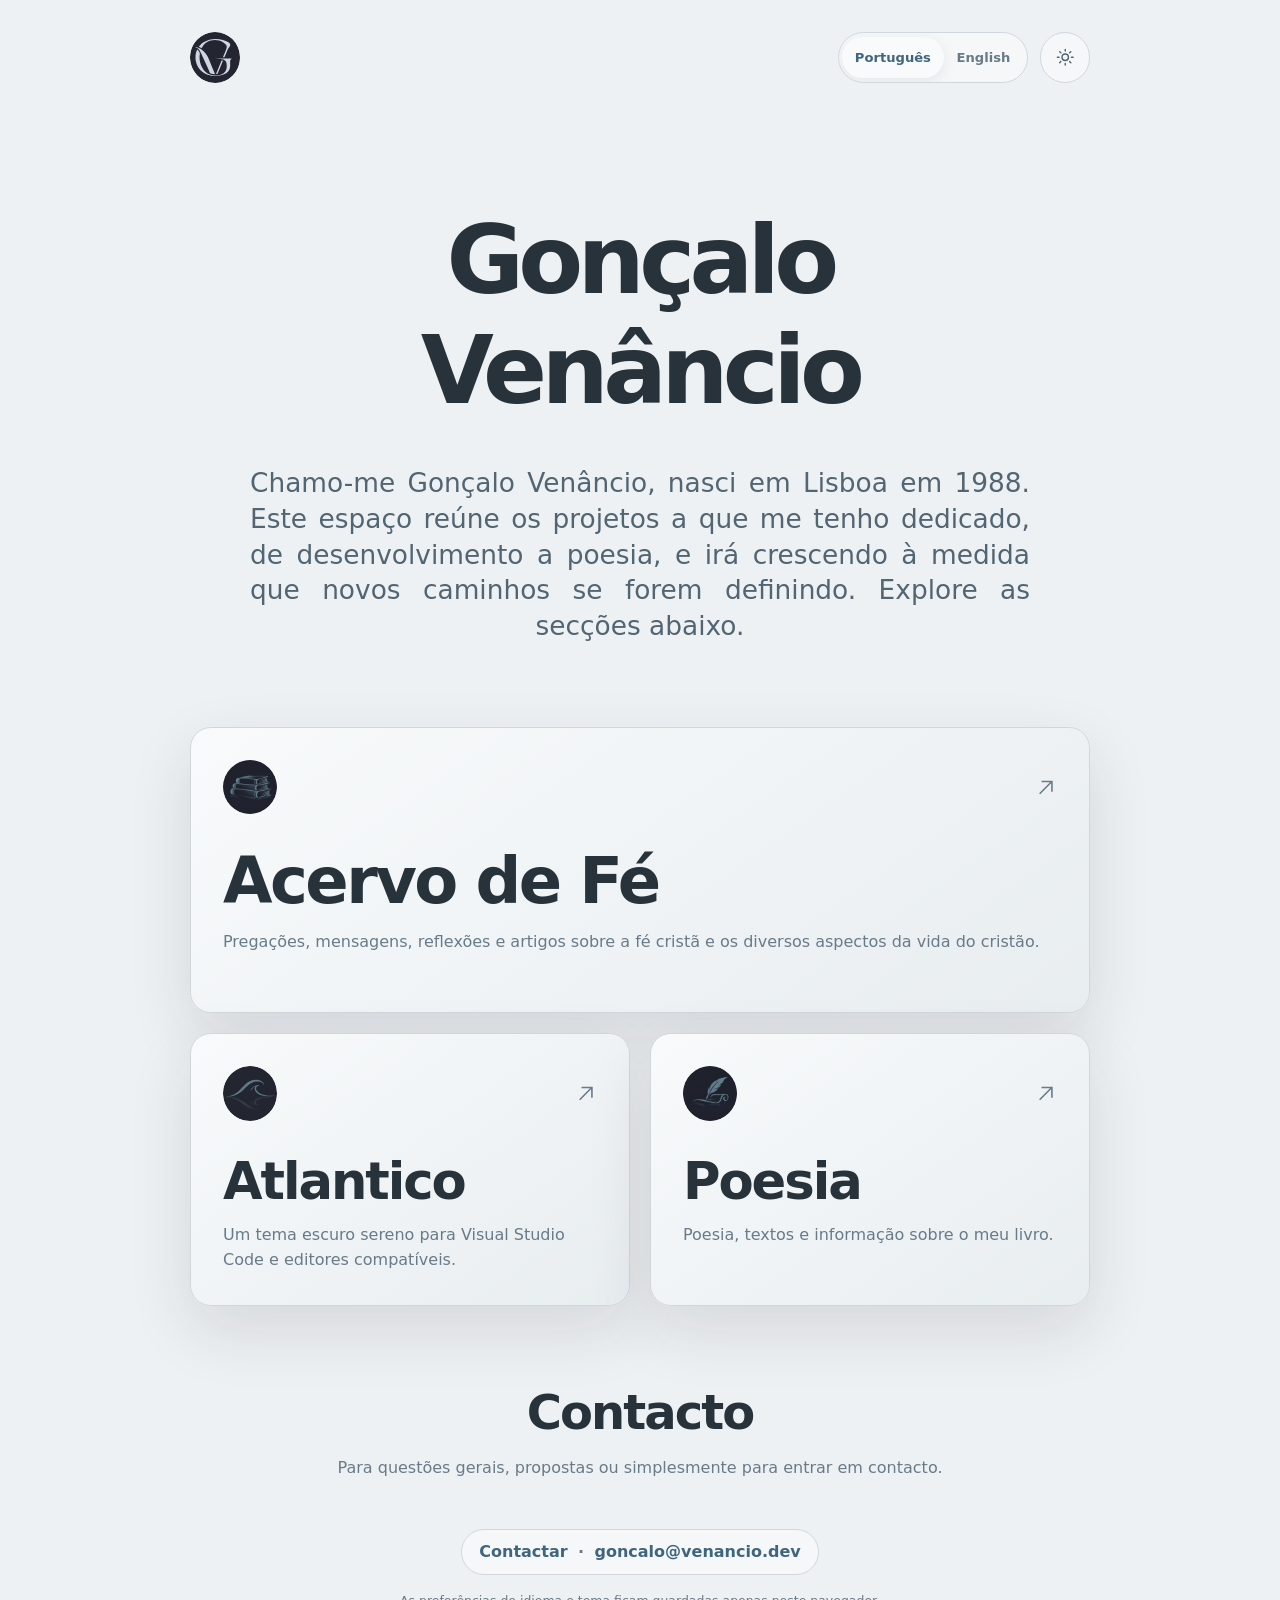
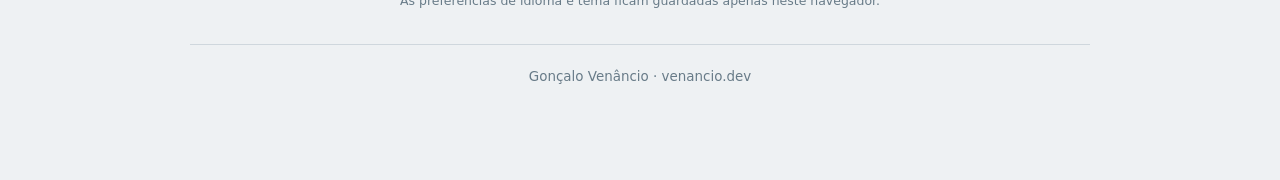
<file: index.html>
<!doctype html>
<html lang="pt-PT" data-theme="light" data-language="pt">
  <head>
    <meta charset="UTF-8" />
    <meta name="viewport" content="width=device-width, initial-scale=1.0" />
    <meta name="color-scheme" content="light dark" />

    <title>Gonçalo Venâncio · venancio.dev</title>
    <meta
      name="description"
      content="Página pessoal de Gonçalo Venâncio, com acesso aos seus projetos digitais e à sua escrita."
    />

    <script>
      (() => {
        const savedTheme = localStorage.getItem('venancio-theme') || localStorage.getItem('poesia-theme');
        const savedLanguage = localStorage.getItem('venancio-language');
        document.documentElement.dataset.theme = savedTheme === 'dark' ? 'dark' : 'light';
        document.documentElement.dataset.language = savedLanguage === 'en' ? 'en' : 'pt';
        document.documentElement.lang = savedLanguage === 'en' ? 'en' : 'pt-PT';
      })();
    </script>

    <link rel="stylesheet" href="./style.css" />

    <link rel="icon" href="./assets/favicon.svg" type="image/svg+xml" />
    <link
      rel="icon"
      href="./assets/favicon_32.png"
      type="image/png"
      sizes="32x32"
    />
    <link rel="apple-touch-icon" href="./assets/apple_touch_icon.png" />

    <link rel="canonical" href="https://venancio.dev/" />
    <meta name="theme-color" content="#eef1f3" />

    <meta property="og:title" content="Gonçalo Venâncio" />
    <meta property="og:description" content="venancio.dev" />
    <meta
      property="og:image"
      content="https://venancio.dev/assets/social_preview.png"
    />
    <meta property="og:image:width" content="1200" />
    <meta property="og:image:height" content="630" />
    <meta
      property="og:image:alt"
      content="Gonçalo Venâncio, venancio.dev"
    />
    <meta property="og:url" content="https://venancio.dev/" />
    <meta property="og:site_name" content="Gonçalo Venâncio" />
    <meta property="og:type" content="website" />

    <meta name="twitter:card" content="summary_large_image" />
    <meta name="twitter:title" content="Gonçalo Venâncio" />
    <meta name="twitter:description" content="venancio.dev" />
    <meta
      name="twitter:image"
      content="https://venancio.dev/assets/social_preview.png"
    />
    <meta
      name="twitter:image:alt"
      content="Gonçalo Venâncio, venancio.dev"
    />
  </head>

  <body>
    <main class="page landing-page">
      <header class="site-header" aria-label="Cabeçalho do site" data-i18n-aria-label="siteHeader">
        <a
          class="brand-link reveal-logo"
          href="/"
          aria-label="Página inicial"
          data-i18n-aria-label="homeLabel"
        >
          <img src="./assets/logo.svg" alt="" class="brand-logo" />
        </a>

        <div class="header-controls" aria-label="Preferências do site" data-i18n-aria-label="sitePreferences">
          <div class="language-switcher reveal-icon" aria-label="Idioma" data-i18n-aria-label="languageLabel">
            <button
              class="language-button"
              type="button"
              data-language="pt"
              aria-pressed="true"
            >
              Português
            </button>
            <button
              class="language-button"
              type="button"
              data-language="en"
              aria-pressed="false"
            >
              English
            </button>
          </div>

          <button
            class="theme-button reveal-icon"
            type="button"
            aria-label="Ativar o tema escuro"
            title="Ativar o tema escuro"
            data-theme-toggle
          >
            <svg class="theme-icon theme-icon-sun" viewBox="0 0 24 24" aria-hidden="true">
              <circle cx="12" cy="12" r="3.75"></circle>
              <path d="M12 2.75v2M12 19.25v2M2.75 12h2M19.25 12h2M5.46 5.46l1.42 1.42M17.12 17.12l1.42 1.42M5.46 18.54l1.42-1.42M17.12 6.88l1.42-1.42"></path>
            </svg>
            <svg class="theme-icon theme-icon-moon" viewBox="0 0 24 24" aria-hidden="true">
              <path d="M19.1 15.2A7.6 7.6 0 0 1 8.8 4.9a7.75 7.75 0 1 0 10.3 10.3Z"></path>
            </svg>
          </button>
        </div>
      </header>

      <section class="hero landing-hero" aria-labelledby="page-title">
        <h1 id="page-title" class="reveal">
          <span data-i18n="name">Gonçalo Venâncio</span>
        </h1>

        <p class="intro reveal">
          <span data-i18n="introduction">
            Chamo-me Gonçalo Venâncio, nasci em Lisboa em 1988. Este espaço reúne
            os projetos a que me tenho dedicado, de desenvolvimento a poesia, e
            irá crescendo à medida que novos caminhos se forem definindo.
            Explore as secções abaixo.
          </span>
        </p>
      </section>

      <nav class="destination-grid" aria-label="Páginas principais" data-i18n-aria-label="mainPages">

        <a
          class="destination-card reveal-card"
          href="/acervo/"
          aria-label="Abrir o Acervo de Fé"
          data-i18n-aria-label="acervoAria"
        >
          <div class="destination-card-top">
            <img class="destination-icon" src="./assets/acervo-icon.png" alt="" />
            <svg class="destination-arrow" viewBox="0 0 24 24" aria-hidden="true">
              <path d="M7 5h12v12h-1.7V7.9L5.6 19.6 4.4 18.4 16.1 6.7H7Z"></path>
            </svg>
          </div>
          <div>
            <h2>Acervo de Fé</h2>
            <p data-i18n="acervoDescription">Pregações, mensagens, reflexões e artigos sobre a fé cristã e os diversos aspectos da vida do cristão.</p>
          </div>
        </a>

        <a
          class="destination-card reveal-card"
          href="/atlantico/"
          aria-label="Abrir a página do tema Atlantico"
          data-i18n-aria-label="atlanticoAria"
        >
          <div class="destination-card-top">
            <img
              class="destination-icon"
              src="./assets/atlantico/icon.svg"
              alt=""
            />
            <svg class="destination-arrow" viewBox="0 0 24 24" aria-hidden="true">
              <path d="M7 5h12v12h-1.7V7.9L5.6 19.6 4.4 18.4 16.1 6.7H7Z"></path>
            </svg>
          </div>
          <div>
            <h2>Atlantico</h2>
            <p data-i18n="atlanticoDescription">
              Um tema escuro sereno para Visual Studio Code e editores
              compatíveis.
            </p>
          </div>
        </a>


        <a
          class="destination-card reveal-card"
          href="/poesia/"
          aria-label="Abrir a página Poesia do Venâncio"
          data-i18n-aria-label="poetryAria"
        >
          <div class="destination-card-top">
            <img class="destination-icon" src="./assets/poesia-icon.png" alt="" />
            <svg class="destination-arrow" viewBox="0 0 24 24" aria-hidden="true">
              <path d="M7 5h12v12h-1.7V7.9L5.6 19.6 4.4 18.4 16.1 6.7H7Z"></path>
            </svg>
          </div>
          <div>
            <h2>Poesia</h2>
            <p data-i18n="poetryDescription">
              Poesia, textos e informação sobre o meu livro.
            </p>
          </div>
        </a>
      </nav>

      <section class="landing-contact reveal-card" aria-labelledby="contact-title">
        <h2 id="contact-title" data-i18n="contactTitle">Contacto</h2>
        <p data-i18n="contactLead">
          Para questões gerais, propostas ou simplesmente para entrar em
          contacto.
        </p>
        <a class="cta" href="mailto:goncalo@venancio.dev">
          <span class="cta-content">
            <span class="cta-label" data-i18n="contactLabel">Contactar</span>
            <span class="cta-separator">·</span>
            <span class="cta-email">goncalo@venancio.dev</span>
          </span>
        </a>
        <p class="preferences-note" data-i18n="preferencesNote">
          As preferências de idioma e tema ficam guardadas apenas neste
          navegador.
        </p>
      </section>

      <footer class="site-footer landing-footer reveal-card">
        <span>Gonçalo Venâncio · venancio.dev</span>
      </footer>
    </main>

    <script src="./script.js" defer></script>

    <script
      defer
      src="https://static.cloudflareinsights.com/beacon.min.js"
      data-cf-beacon='{"token": "64b1e50a37ae41e5be0b62cdf95f32ff"}'
    ></script>
  </body>
</html>
</file>
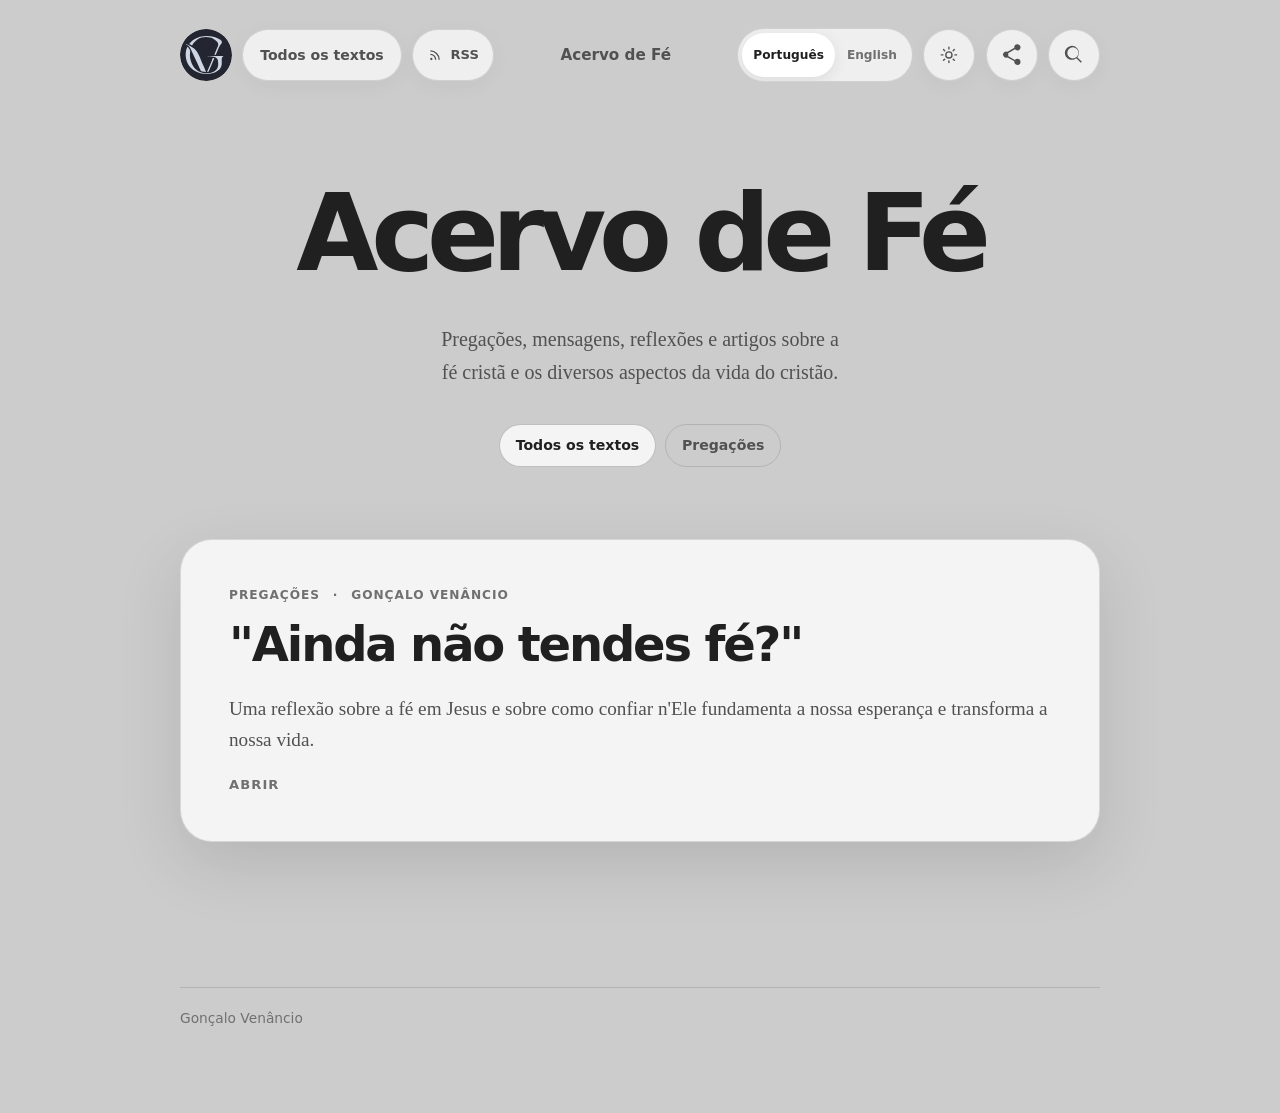
<file: acervo/index.html>
<!doctype html>
<html lang="pt-PT" data-theme="light" data-language="pt">
  <head>
    <meta charset="UTF-8" />
    <meta name="viewport" content="width=device-width, initial-scale=1" />
    <meta name="color-scheme" content="light dark" />
    <meta name="theme-color" content="#cccccc" />

    <title>Acervo de Fé · Gonçalo Venâncio</title>
    <meta name="description" content="Pregações, mensagens, reflexões e artigos sobre a fé cristã e os diversos aspectos da vida do cristão." />
    <link rel="canonical" href="https://venancio.dev/acervo/" />
    <link rel="alternate" type="application/rss+xml" title="Acervo de Fé" href="https://acervodefeven.blogspot.com/feeds/posts/default" data-rss-link />

    <meta property="og:title" content="Acervo de Fé" />
    <meta property="og:description" content="Pregações, mensagens, reflexões e artigos sobre a fé cristã e os diversos aspectos da vida do cristão." />
    <meta property="og:image" content="https://venancio.dev/assets/social_preview.png" />
    <meta property="og:url" content="https://venancio.dev/acervo/" />
    <meta property="og:site_name" content="Gonçalo Venâncio" />
    <meta property="og:type" content="website" />

    <meta name="twitter:card" content="summary_large_image" />
    <meta name="twitter:title" content="Acervo de Fé" />
    <meta name="twitter:description" content="Pregações, mensagens, reflexões e artigos sobre a fé cristã e os diversos aspectos da vida do cristão." />
    <meta name="twitter:image" content="https://venancio.dev/assets/social_preview.png" />

    <link rel="icon" href="../assets/favicon.svg" type="image/svg+xml" />
    <link rel="icon" href="../assets/favicon_32.png" type="image/png" sizes="32x32" />
    <link rel="apple-touch-icon" href="../assets/apple_touch_icon.png" />
    <link rel="stylesheet" href="./style.css" />

    <script>
      (() => {
        const savedTheme = localStorage.getItem('venancio-theme') || localStorage.getItem('poesia-theme');
        const savedLanguage = localStorage.getItem('venancio-language');
        document.documentElement.dataset.theme = savedTheme === 'dark' ? 'dark' : 'light';
        document.documentElement.dataset.language = savedLanguage === 'en' ? 'en' : 'pt';
        document.documentElement.lang = savedLanguage === 'en' ? 'en' : 'pt-PT';
      })();
    </script>
  </head>

  <body>
    <a class="skip-link" href="#conteudo" data-i18n="skipContent">Avançar para o conteúdo</a>

    <div class="site-shell">
      <div class="page-column">
        <header class="site-header poetry-site-header">
          <div class="poetry-header-start">
            <a class="poetry-brand-link reveal-logo" href="/" aria-label="venancio.dev" title="venancio.dev">
              <img src="../assets/logo.svg" alt="" class="poetry-brand-logo brand-logo" />
            </a>

            <div class="poetry-header-buttons">
              <button class="menu-button menu-text-button reveal-icon" type="button" aria-label="Abrir todos os textos" data-i18n-aria-label="openAllTexts" aria-controls="archive-drawer" aria-expanded="false" data-open-menu>
                <span data-i18n="allTexts">Todos os textos</span>
              </button>
              <a class="rss-link rss-header-link reveal-icon" href="#" target="_blank" rel="noopener noreferrer" aria-label="RSS" title="RSS" data-i18n-aria-label="rssFeed" data-i18n-title="rssFeed" data-rss-link>
                <svg viewBox="0 0 24 24" aria-hidden="true"><path d="M5 4.75a14.25 14.25 0 0 1 14.25 14.25h-2A12.25 12.25 0 0 0 5 6.75Zm0 5.25A9 9 0 0 1 14 19h-2A7 7 0 0 0 5 12Zm1.5 6.25A1.75 1.75 0 1 1 6.5 19.75a1.75 1.75 0 0 1 0-3.5Z" /></svg>
                <span>RSS</span>
              </a>
            </div>
          </div>

          <a class="site-name reveal-icon" href="/acervo/" aria-label="Página inicial" data-i18n-aria-label="homepage"><span data-i18n="siteTitle">Acervo de Fé</span></a>

          <div class="header-actions">
            <div class="drawer-language-switcher header-language-switcher reveal-icon" aria-label="Idioma" data-i18n-aria-label="language">
              <button type="button" data-language="pt" aria-pressed="true">Português</button>
              <button type="button" data-language="en" aria-pressed="false">English</button>
            </div>
            <button class="icon-button theme-button reveal-icon" type="button" aria-label="Ativar o modo escuro" title="Alterne o tema" data-theme-toggle>
              <svg class="theme-icon theme-icon-sun" viewBox="0 0 24 24" aria-hidden="true"><circle cx="12" cy="12" r="3.75"></circle><path d="M12 2.75v2M12 19.25v2M2.75 12h2M19.25 12h2M5.46 5.46l1.42 1.42M17.12 17.12l1.42 1.42M5.46 18.54l1.42-1.42M17.12 6.88l1.42-1.42"></path></svg>
              <svg class="theme-icon theme-icon-moon" viewBox="0 0 24 24" aria-hidden="true"><path d="M19.1 15.2A7.6 7.6 0 0 1 8.8 4.9a7.75 7.75 0 1 0 10.3 10.3Z"></path></svg>
            </button>
            <button class="icon-button reveal-icon" type="button" aria-label="Partilhar esta página" title="Partilhar" data-i18n-aria-label="sharePage" data-i18n-title="share" data-share-home>
              <svg viewBox="0 0 24 24" aria-hidden="true"><path d="M18 16.25a3.24 3.24 0 0 0-2.55 1.24l-7.09-4.1a3.38 3.38 0 0 0 0-2.78l7.09-4.1A3.25 3.25 0 1 0 14.75 4c0 .35.06.69.16 1L7.8 9.11A3.25 3.25 0 1 0 7.8 14.9L14.91 19c-.1.31-.16.65-.16 1A3.25 3.25 0 1 0 18 16.25Z" /></svg>
            </button>
            <button class="icon-button reveal-icon" type="button" aria-label="Pesquisar textos" title="Pesquisar" data-i18n-aria-label="searchTexts" data-i18n-title="search" data-open-search>
              <svg viewBox="0 0 24 24" aria-hidden="true"><path d="m20.53 19.47-4.69-4.69a7.25 7.25 0 1 0-1.06 1.06l4.69 4.69zM5.5 10.25a5.75 5.75 0 1 1 11.5 0 5.75 5.75 0 0 1-11.5 0Z" /></svg>
            </button>
          </div>
        </header>

        <main id="conteudo" tabindex="-1">
          <section class="hero acervo-hero" data-home-only aria-labelledby="page-title">
            <h1 id="page-title" class="hero-title reveal"><span data-i18n="siteTitle">Acervo de Fé</span></h1>
            <p class="acervo-intro reveal"><span data-i18n="siteIntro">Pregações, mensagens, reflexões e artigos sobre a fé cristã e os diversos aspectos da vida do cristão.</span></p>
            <div class="acervo-filters" data-filter-list aria-label="Categorias"></div>
          </section>

          <div class="view" data-view aria-live="polite">
            <div class="loading-card" data-loading>
              <span class="loading-dot" aria-hidden="true"></span>
              <p data-i18n="loadingTexts">A carregar o acervo…</p>
            </div>
          </div>
        </main>

        <footer class="site-footer reveal-card"><p>Gonçalo Venâncio</p></footer>
      </div>
    </div>

    <div class="drawer-backdrop" data-drawer-backdrop hidden></div>
    <aside class="archive-drawer" id="archive-drawer" aria-label="Todos os textos" data-i18n-aria-label="allTexts" aria-hidden="true" data-drawer>
      <div class="drawer-header">
        <div><h2 data-i18n="allTexts">Todos os textos</h2></div>
        <button class="icon-button" type="button" aria-label="Fechar o menu" data-i18n-aria-label="closeMenu" data-close-menu><svg viewBox="0 0 24 24" aria-hidden="true"><path d="m6.47 5.41 12.12 12.12-1.06 1.06L5.41 6.47z" /><path d="M17.53 5.41 5.41 17.53l1.06 1.06L18.59 6.47z" /></svg></button>
      </div>
      <nav aria-label="Índice de textos" data-i18n-aria-label="textsIndex">
        <section class="drawer-section" aria-labelledby="drawer-categories-title">
          <h3 id="drawer-categories-title" class="drawer-section-title" data-i18n="categories">Categorias</h3>
          <ul class="archive-list" data-category-list></ul>
        </section>
        <section class="drawer-section" aria-labelledby="drawer-authors-title">
          <h3 id="drawer-authors-title" class="drawer-section-title" data-i18n="authors">Autores</h3>
          <ul class="archive-list" data-author-list></ul>
        </section>
        <section class="drawer-section" aria-labelledby="drawer-texts-title">
          <h3 id="drawer-texts-title" class="drawer-section-title" data-i18n="allTexts">Todos os textos</h3>
          <ul class="archive-list" data-archive-list></ul>
        </section>
      </nav>
      <div class="drawer-preferences">
        <p class="drawer-preferences-title" data-i18n="language">Idioma</p>
        <div class="drawer-language-switcher" aria-label="Idioma" data-i18n-aria-label="language"><button type="button" data-language="pt" aria-pressed="true">Português</button><button type="button" data-language="en" aria-pressed="false">English</button></div>
        <p class="drawer-preferences-note" data-i18n="preferencesNote">As preferências de idioma e tema ficam guardadas apenas neste navegador.</p>
      </div>
    </aside>

    <button class="back-to-top" type="button" aria-label="Voltar ao topo" title="Voltar ao topo" data-i18n-aria-label="backTop" data-i18n-title="backTop" data-back-to-top hidden>
      <svg viewBox="0 0 24 24" aria-hidden="true"><path d="m12 4.88 7.59 7.59-1.06 1.06-5.78-5.78V22h-1.5V7.75l-5.78 5.78-1.06-1.06z" /></svg><span data-i18n="backTop">Voltar ao topo</span>
    </button>

    <dialog class="search-dialog" data-search-dialog aria-labelledby="search-title">
      <form method="dialog" class="search-dialog-inner">
        <div class="search-heading"><div><p class="eyebrow" data-i18n="search">Pesquisa</p><h2 id="search-title" data-i18n="findText">Encontrar um texto</h2></div><button class="icon-button" value="cancel" aria-label="Fechar a pesquisa" data-i18n-aria-label="closeSearch"><svg viewBox="0 0 24 24" aria-hidden="true"><path d="m6.47 5.41 12.12 12.12-1.06 1.06L5.41 6.47z" /><path d="M17.53 5.41 5.41 17.53l1.06 1.06L18.59 6.47z" /></svg></button></div>
        <label class="search-field"><span class="visually-hidden" data-i18n="searchByContent">Pesquisar por título ou conteúdo</span><svg viewBox="0 0 24 24" aria-hidden="true"><path d="m20.53 19.47-4.69-4.69a7.25 7.25 0 1 0-1.06 1.06l4.69 4.69zM5.5 10.25a5.75 5.75 0 1 1 11.5 0 5.75 5.75 0 0 1-11.5 0Z" /></svg><input type="search" autocomplete="off" placeholder="Pesquisar por título ou palavras do texto" data-i18n-placeholder="searchPlaceholder" data-search-input /></label>
        <div class="search-results" data-search-results><p class="search-help" data-i18n="searchHelp">Comece a escrever para pesquisar.</p></div>
      </form>
    </dialog>

    <dialog class="share-dialog" data-share-dialog aria-labelledby="share-title">
      <div class="share-dialog-inner">
        <div class="share-heading"><div><p class="eyebrow" data-i18n="share">Partilhar</p><h2 id="share-title" data-i18n="chooseOption">Escolher uma opção</h2></div><button class="icon-button" type="button" aria-label="Fechar as opções de partilha" data-i18n-aria-label="closeShare" data-close-share><svg viewBox="0 0 24 24" aria-hidden="true"><path d="m6.47 5.41 12.12 12.12-1.06 1.06L5.41 6.47z" /><path d="M17.53 5.41 5.41 17.53l1.06 1.06L18.59 6.47z" /></svg></button></div>
        <div class="share-summary"><strong data-share-preview-title>Acervo de Fé</strong><span data-i18n="shareHow">Escolha como pretende partilhar esta página.</span></div>
        <div class="share-options" aria-label="Opções de partilha" data-i18n-aria-label="shareOptions">
          <a class="share-option" href="#" target="_blank" rel="noopener noreferrer" data-share-whatsapp><span>WhatsApp</span></a>
          <a class="share-option" href="#" data-share-email><span>Email</span></a>
          <a class="share-option" href="#" target="_blank" rel="noopener noreferrer" data-share-facebook><span>Facebook</span></a>
          <a class="share-option" href="#" target="_blank" rel="noopener noreferrer" data-share-telegram><span>Telegram</span></a>
          <button class="share-option" type="button" data-native-share hidden><span>Mais aplicações</span></button>
          <button class="share-option" type="button" data-copy-share><span data-i18n="copyLink">Copiar a ligação</span></button>
        </div>
        <p class="share-status" data-toast aria-live="polite"></p>
      </div>
    </dialog>

    <div class="toast" data-rss-toast aria-live="polite" aria-atomic="true" hidden></div>

    <script src="./app.js" defer></script>
  </body>
</html>
</file>
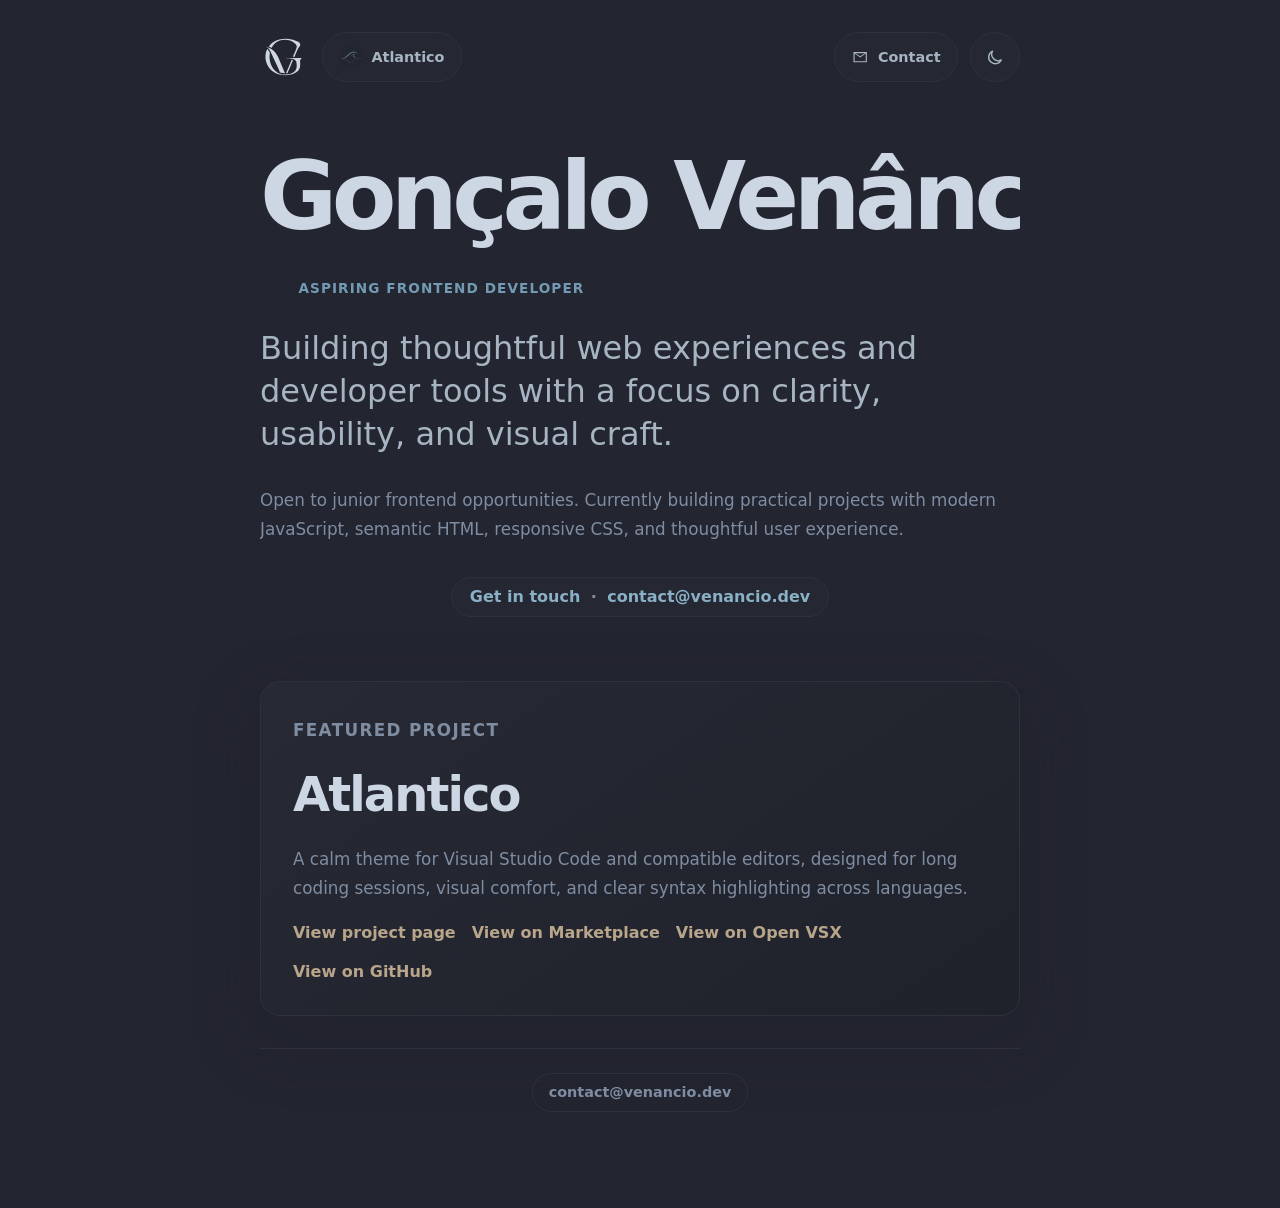
<file: development/index.html>
<!doctype html>
<html lang="en" data-theme="dark">
  <head>
    <meta charset="UTF-8" />
    <meta name="viewport" content="width=device-width, initial-scale=1.0" />
    <meta name="color-scheme" content="light dark" />

    <title>Gonçalo Venâncio · Development · venancio.dev</title>
    <meta
      name="description"
      content="Gonçalo Venâncio, aspiring frontend developer building thoughtful web experiences and developer tools with a focus on clarity, usability, and visual craft."
    />

    <script>
      (() => {
        const savedTheme = localStorage.getItem('venancio-theme') || localStorage.getItem('poesia-theme');
        document.documentElement.dataset.theme = savedTheme === 'light' ? 'light' : 'dark';
      })();
    </script>

    <link rel="stylesheet" href="../style.css" />

    <link rel="icon" href="../assets/favicon.svg" type="image/svg+xml" />
    <link
      rel="icon"
      href="../assets/favicon_32.png"
      type="image/png"
      sizes="32x32"
    />
    <link rel="apple-touch-icon" href="../assets/apple_touch_icon.png" />

    <link rel="canonical" href="https://venancio.dev/development/" />
    <meta name="theme-color" content="#232530" />

    <meta property="og:title" content="Development · Gonçalo Venâncio" />
    <meta property="og:description" content="Frontend development and digital projects." />
    <meta
      property="og:image"
      content="https://venancio.dev/assets/social_preview.png"
    />
    <meta property="og:image:width" content="1200" />
    <meta property="og:image:height" content="630" />
    <meta property="og:image:alt" content="Gonçalo Venâncio, venancio.dev" />
    <meta property="og:url" content="https://venancio.dev/development/" />
    <meta property="og:site_name" content="Gonçalo Venâncio" />
    <meta property="og:type" content="website" />

    <meta name="twitter:card" content="summary_large_image" />
    <meta name="twitter:title" content="Development · Gonçalo Venâncio" />
    <meta name="twitter:description" content="Frontend development and digital projects." />
    <meta
      name="twitter:image"
      content="https://venancio.dev/assets/social_preview.png"
    />
    <meta name="twitter:image:alt" content="Gonçalo Venâncio, venancio.dev" />
  </head>

  <body>
    <main class="page development-page">
      <header class="site-header" aria-label="Site header">
        <nav class="site-nav" aria-label="Site navigation">
          <a
            class="brand-link reveal-logo"
            href="/"
            aria-label="Go to homepage"
            title="Go to homepage"
          >
            <img src="../assets/logo.svg" alt="" class="brand-logo" />
          </a>

          <a
            class="nav-pill reveal-icon"
            href="/atlantico/"
            aria-label="Go to Atlantico project page"
            title="Go to Atlantico project page"
          >
            <img
              src="../assets/atlantico/icon.svg"
              alt=""
              class="nav-pill-icon"
            />
            <span>Atlantico</span>
          </a>
        </nav>

        <div class="header-controls" aria-label="Page controls">
          <a
            class="control-pill contact-pill compact-on-mobile reveal-icon"
            href="mailto:contact@venancio.dev"
            aria-label="Contact Gonçalo Venâncio"
          >
            <svg viewBox="0 0 24 24" aria-hidden="true">
              <path d="M3.25 5.25h17.5v13.5H3.25Zm1.5 2.04v9.96h14.5V7.29L12 12.38Zm13.44-.54H5.81L12 10.83Z" />
            </svg>
            <span>Contact</span>
          </a>

          <button
            class="theme-button reveal-icon"
            type="button"
            aria-label="Use light theme"
            title="Use light theme"
            data-theme-toggle
          >
            <svg class="theme-icon theme-icon-sun" viewBox="0 0 24 24" aria-hidden="true">
              <circle cx="12" cy="12" r="3.75"></circle>
              <path d="M12 2.75v2M12 19.25v2M2.75 12h2M19.25 12h2M5.46 5.46l1.42 1.42M17.12 17.12l1.42 1.42M5.46 18.54l1.42-1.42M17.12 6.88l1.42-1.42"></path>
            </svg>
            <svg class="theme-icon theme-icon-moon" viewBox="0 0 24 24" aria-hidden="true">
              <path d="M19.1 15.2A7.6 7.6 0 0 1 8.8 4.9a7.75 7.75 0 1 0 10.3 10.3Z"></path>
            </svg>
          </button>
        </div>
      </header>

      <section class="hero" aria-labelledby="page-title">
        <h1 id="page-title" class="reveal">
          <span>Gonçalo Venâncio</span>
        </h1>

        <p class="role reveal">
          <span>Aspiring Frontend Developer</span>
        </p>

        <p class="intro reveal">
          <span>
            Building thoughtful web experiences and developer tools with a focus
            on clarity, usability, and visual craft.
          </span>
        </p>

        <p class="description reveal">
          <span>
            Open to junior frontend opportunities. Currently building practical
            projects with modern JavaScript, semantic HTML, responsive CSS, and
            thoughtful user experience.
          </span>
        </p>

        <a class="cta reveal" href="mailto:contact@venancio.dev">
          <span class="cta-content">
            <span class="cta-label">Get in touch</span>
            <span class="cta-separator">·</span>
            <span class="cta-email">contact@venancio.dev</span>
          </span>
        </a>
      </section>

      <section class="project reveal-card" aria-labelledby="project-title">
        <p class="section-label reveal">
          <span>Featured project</span>
        </p>

        <h2 id="project-title" class="reveal">
          <span>Atlantico</span>
        </h2>

        <p class="reveal">
          <span>
            A calm theme for Visual Studio Code and compatible editors, designed
            for long coding sessions, visual comfort, and clear syntax
            highlighting across languages.
          </span>
        </p>

        <div class="project-actions">
          <a class="project-link reveal" href="/atlantico/">
            <span>View project page</span>
          </a>

          <a
            class="project-link reveal"
            href="https://marketplace.visualstudio.com/items?itemName=gvenancio.atlantico"
            target="_blank"
            rel="noopener noreferrer"
            aria-label="View Atlantico on the Visual Studio Marketplace"
          >
            <span>View on Marketplace</span>
          </a>

          <a
            class="project-link reveal"
            href="https://open-vsx.org/extension/gvenancio/atlantico"
            target="_blank"
            rel="noopener noreferrer"
            aria-label="View Atlantico on Open VSX Registry"
          >
            <span>View on Open VSX</span>
          </a>

          <a
            class="project-link reveal"
            href="https://github.com/gpvenancio/atlantico"
            target="_blank"
            rel="noopener noreferrer"
            aria-label="View Atlantico source code on GitHub"
          >
            <span>View on GitHub</span>
          </a>
        </div>
      </section>

      <footer class="site-footer reveal-card" aria-label="Footer">
        <span class="poetry-footer-link">contact@venancio.dev</span>
      </footer>
    </main>

    <script src="../script.js" defer></script>

    <script
      defer
      src="https://static.cloudflareinsights.com/beacon.min.js"
      data-cf-beacon='{"token": "64b1e50a37ae41e5be0b62cdf95f32ff"}'
    ></script>
  </body>
</html>
</file>
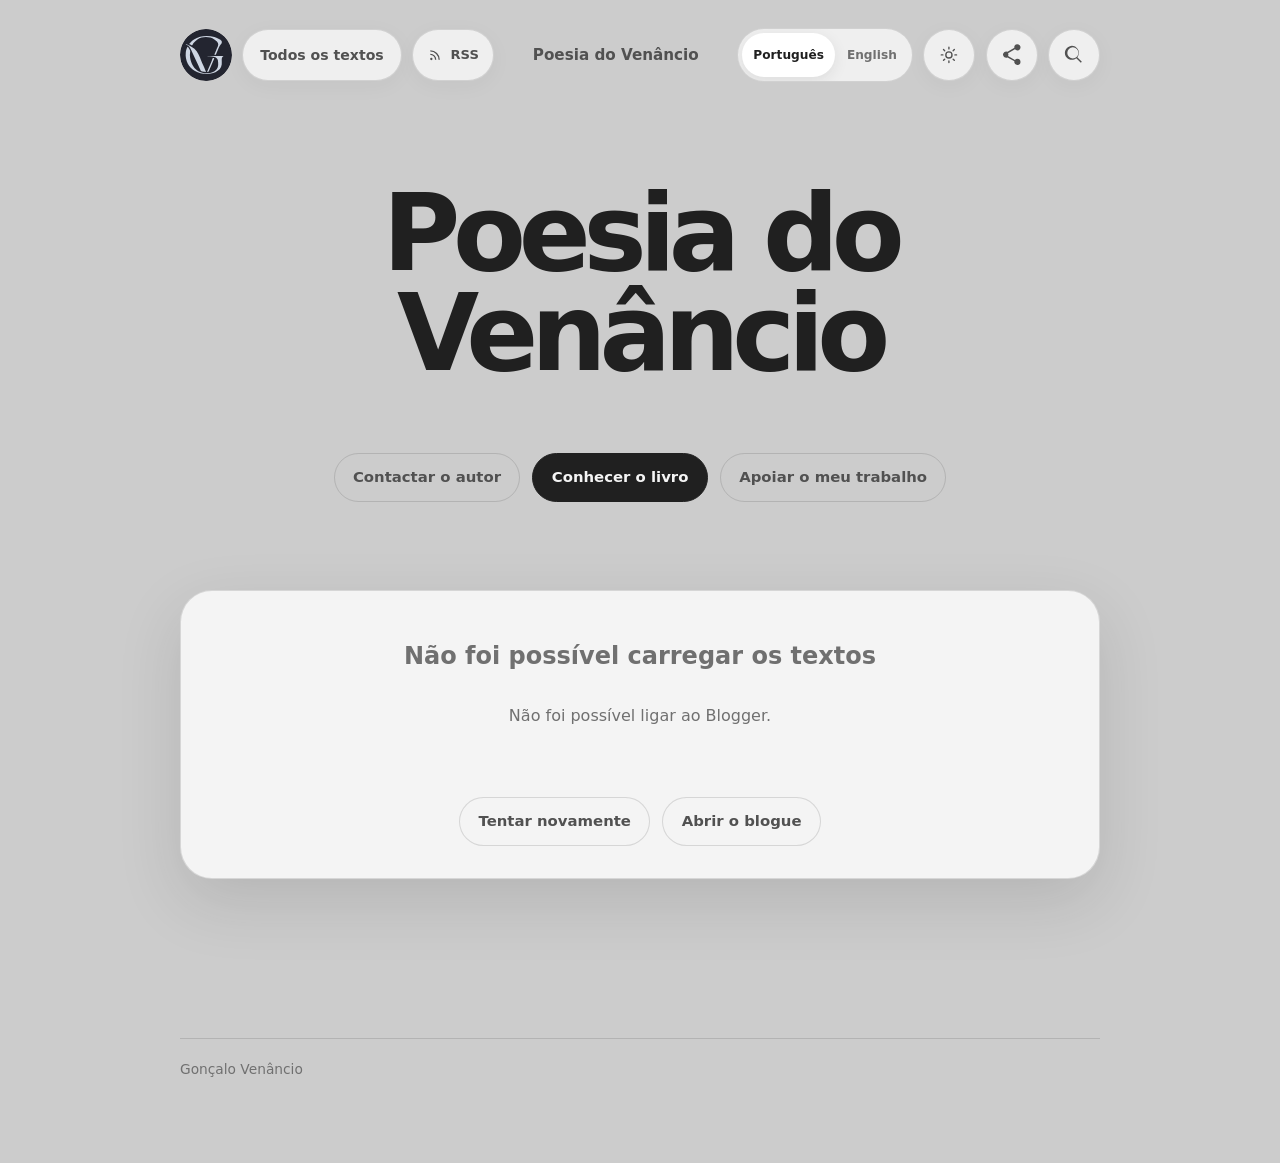
<file: poesia/index.html>
<!doctype html>
<html lang="pt-PT" data-theme="light" data-language="pt">
  <head>
    <meta charset="UTF-8" />
    <meta name="viewport" content="width=device-width, initial-scale=1" />
    <meta name="color-scheme" content="light dark" />
    <meta name="theme-color" content="#cccccc" />

    <title>Poesia do Venâncio</title>
    <meta name="description" content="Textos e poesia de Gonçalo Venâncio." />
    <link rel="canonical" href="https://venancio.dev/poesia/" />
    <link
      rel="alternate"
      type="application/rss+xml"
      title="Poesia do Venâncio"
      href="https://poesiadovenancio.blogspot.com/feeds/posts/default?alt=rss"
    />

    <meta property="og:title" content="Poesia do Venâncio" />
    <meta
      property="og:description"
      content="Textos e poesia de Gonçalo Venâncio."
    />
    <meta
      property="og:image"
      content="https://venancio.dev/assets/social_preview.png"
    />
    <meta property="og:image:width" content="1200" />
    <meta property="og:image:height" content="630" />
    <meta property="og:image:alt" content="Gonçalo Venâncio, venancio.dev" />
    <meta property="og:url" content="https://venancio.dev/poesia/" />
    <meta property="og:site_name" content="Gonçalo Venâncio" />
    <meta property="og:type" content="website" />

    <meta name="twitter:card" content="summary_large_image" />
    <meta name="twitter:title" content="Poesia do Venâncio" />
    <meta
      name="twitter:description"
      content="Textos e poesia de Gonçalo Venâncio."
    />
    <meta
      name="twitter:image"
      content="https://venancio.dev/assets/social_preview.png"
    />
    <meta name="twitter:image:alt" content="Gonçalo Venâncio, venancio.dev" />

    <link rel="icon" href="../assets/favicon.svg" type="image/svg+xml" />
    <link
      rel="icon"
      href="../assets/favicon_32.png"
      type="image/png"
      sizes="32x32"
    />
    <link rel="apple-touch-icon" href="../assets/apple_touch_icon.png" />

    <link rel="stylesheet" href="./style.css" />

    <script>
      (() => {
        const savedTheme =
          localStorage.getItem('venancio-theme') ||
          localStorage.getItem('poesia-theme');
        const savedLanguage = localStorage.getItem('venancio-language');
        document.documentElement.dataset.theme =
          savedTheme === 'dark' ? 'dark' : 'light';
        document.documentElement.dataset.language =
          savedLanguage === 'en' ? 'en' : 'pt';
        document.documentElement.lang = savedLanguage === 'en' ? 'en' : 'pt-PT';
      })();
    </script>
  </head>

  <body>
    <a class="skip-link" href="#conteudo" data-i18n="skipContent"
      >Avançar para o conteúdo</a
    >

    <div class="site-shell">
      <div class="page-column">
        <header class="site-header poetry-site-header">
          <div class="poetry-header-start">
            <a
              class="poetry-brand-link reveal-logo"
              href="/"
              aria-label="venancio.dev"
              title="venancio.dev"
            >
              <img
                src="../assets/logo.svg"
                alt=""
                class="poetry-brand-logo brand-logo"
              />
            </a>

            <div class="poetry-header-buttons">
              <button
                class="menu-button menu-text-button reveal-icon"
                type="button"
                aria-label="Abrir todos os textos"
                data-i18n-aria-label="openAllTexts"
                aria-controls="archive-drawer"
                aria-expanded="false"
                data-open-menu
              >
                <span data-i18n="allTexts">Todos os textos</span>
              </button>

              <a
                class="rss-link rss-header-link reveal-icon"
                href="https://poesiadovenancio.blogspot.com/feeds/posts/default?alt=rss"
                target="_blank"
                rel="noopener noreferrer"
                aria-label="RSS"
                title="RSS"
                data-i18n-aria-label="rssFeed"
                data-i18n-title="rssFeed"
                data-rss-link
              >
                <svg viewBox="0 0 24 24" aria-hidden="true">
                  <path
                    d="M5 4.75a14.25 14.25 0 0 1 14.25 14.25h-2A12.25 12.25 0 0 0 5 6.75Zm0 5.25A9 9 0 0 1 14 19h-2A7 7 0 0 0 5 12Zm1.5 6.25A1.75 1.75 0 1 1 6.5 19.75a1.75 1.75 0 0 1 0-3.5Z"
                  />
                </svg>
                <span>RSS</span>
              </a>
            </div>
          </div>

          <a
            class="site-name reveal-icon"
            href="#/"
            aria-label="Página inicial"
            data-i18n-aria-label="homepage"
          >
            <span>Poesia do Venâncio</span>
          </a>

          <div class="header-actions">
            <div
              class="drawer-language-switcher header-language-switcher reveal-icon"
              aria-label="Idioma"
              data-i18n-aria-label="language"
            >
              <button type="button" data-language="pt" aria-pressed="true">
                Português
              </button>
              <button type="button" data-language="en" aria-pressed="false">
                English
              </button>
            </div>

            <button
              class="icon-button theme-button reveal-icon"
              type="button"
              aria-label="Ativar o modo escuro"
              title="Alterne o tema"
              data-theme-toggle
            >
              <svg
                class="theme-icon theme-icon-sun"
                viewBox="0 0 24 24"
                aria-hidden="true"
              >
                <circle cx="12" cy="12" r="3.75"></circle>
                <path
                  d="M12 2.75v2M12 19.25v2M2.75 12h2M19.25 12h2M5.46 5.46l1.42 1.42M17.12 17.12l1.42 1.42M5.46 18.54l1.42-1.42M17.12 6.88l1.42-1.42"
                ></path>
              </svg>
              <svg
                class="theme-icon theme-icon-moon"
                viewBox="0 0 24 24"
                aria-hidden="true"
              >
                <path
                  d="M19.1 15.2A7.6 7.6 0 0 1 8.8 4.9a7.75 7.75 0 1 0 10.3 10.3Z"
                ></path>
              </svg>
            </button>

            <button
              class="icon-button reveal-icon"
              type="button"
              aria-label="Partilhar esta página"
              title="Partilhar"
              data-i18n-aria-label="sharePage"
              data-i18n-title="share"
              data-share-home
            >
              <svg viewBox="0 0 24 24" aria-hidden="true">
                <path
                  d="M18 16.25a3.24 3.24 0 0 0-2.55 1.24l-7.09-4.1a3.38 3.38 0 0 0 0-2.78l7.09-4.1A3.25 3.25 0 1 0 14.75 4c0 .35.06.69.16 1L7.8 9.11A3.25 3.25 0 1 0 7.8 14.9L14.91 19c-.1.31-.16.65-.16 1A3.25 3.25 0 1 0 18 16.25Z"
                />
              </svg>
            </button>

            <button
              class="icon-button reveal-icon"
              type="button"
              aria-label="Pesquisar textos"
              title="Pesquisar"
              data-i18n-aria-label="searchTexts"
              data-i18n-title="search"
              data-open-search
            >
              <svg viewBox="0 0 24 24" aria-hidden="true">
                <path
                  d="m20.53 19.47-4.69-4.69a7.25 7.25 0 1 0-1.06 1.06l4.69 4.69zM5.5 10.25a5.75 5.75 0 1 1 11.5 0 5.75 5.75 0 0 1-11.5 0Z"
                />
              </svg>
            </button>
          </div>
        </header>

        <main id="conteudo" tabindex="-1">
          <section class="hero" data-home-only>
            <h1 class="hero-title reveal">
              <span>Poesia do Venâncio</span>
            </h1>

            <div class="hero-actions">
              <a
                class="pill secondary-action reveal-icon"
                href="mailto:poesia@venancio.dev?subject=Contacto%20atrav%C3%A9s%20de%20Poesia%20do%20Ven%C3%A2ncio"
                data-contact-author
              >
                <span data-i18n="contactAuthor">Contactar o autor</span>
              </a>

              <a class="pill primary-action reveal-icon" href="./livro/">
                <span data-i18n="discoverBook">Conhecer o livro</span>
              </a>

              <a
                class="pill secondary-action reveal-icon"
                href="https://buymeacoffee.com/gvenancio"
                target="_blank"
                rel="noopener noreferrer"
              >
                <span data-i18n="supportWork">Apoiar o meu trabalho</span>
              </a>
            </div>
          </section>

          <div class="view" data-view aria-live="polite">
            <div class="loading-card" data-loading>
              <span class="loading-dot" aria-hidden="true"></span>
              <p data-i18n="loadingTexts">A carregar os textos…</p>
            </div>
          </div>
        </main>

        <footer class="site-footer reveal-card">
          <p>Gonçalo Venâncio</p>
        </footer>
      </div>
    </div>

    <div class="drawer-backdrop" data-drawer-backdrop hidden></div>

    <aside
      class="archive-drawer"
      id="archive-drawer"
      aria-label="Todos os textos"
      data-i18n-aria-label="allTexts"
      aria-hidden="true"
      data-drawer
    >
      <div class="drawer-header">
        <div>
          <h2 data-i18n="allTexts">Todos os textos</h2>
        </div>
        <button
          class="icon-button"
          type="button"
          aria-label="Fechar o menu"
          data-i18n-aria-label="closeMenu"
          data-close-menu
        >
          <svg viewBox="0 0 24 24" aria-hidden="true">
            <path d="m6.47 5.41 12.12 12.12-1.06 1.06L5.41 6.47z" />
            <path d="M17.53 5.41 5.41 17.53l1.06 1.06L18.59 6.47z" />
          </svg>
        </button>
      </div>
      <nav aria-label="Índice de textos" data-i18n-aria-label="textsIndex">
        <ul class="archive-list" data-archive-list></ul>
      </nav>

      <div class="drawer-preferences">
        <p class="drawer-preferences-title" data-i18n="language">Idioma</p>
        <div
          class="drawer-language-switcher"
          aria-label="Idioma"
          data-i18n-aria-label="language"
        >
          <button type="button" data-language="pt" aria-pressed="true">
            Português
          </button>
          <button type="button" data-language="en" aria-pressed="false">
            English
          </button>
        </div>
        <p class="drawer-preferences-note" data-i18n="preferencesNote">
          As preferências de idioma e tema ficam guardadas apenas neste
          navegador.
        </p>
      </div>
    </aside>

    <button
      class="back-to-top"
      type="button"
      aria-label="Voltar ao topo"
      title="Voltar ao topo"
      data-i18n-aria-label="backTop"
      data-i18n-title="backTop"
      data-back-to-top
      hidden
    >
      <svg viewBox="0 0 24 24" aria-hidden="true">
        <path
          d="m12 4.88 7.59 7.59-1.06 1.06-5.78-5.78V22h-1.5V7.75l-5.78 5.78-1.06-1.06z"
        />
      </svg>
      <span data-i18n="backTop">Voltar ao topo</span>
    </button>

    <dialog
      class="search-dialog"
      data-search-dialog
      aria-labelledby="search-title"
    >
      <form method="dialog" class="search-dialog-inner">
        <div class="search-heading">
          <div>
            <p class="eyebrow" data-i18n="search">Pesquisa</p>
            <h2 id="search-title" data-i18n="findText">Encontrar um texto</h2>
          </div>
          <button
            class="icon-button"
            value="cancel"
            aria-label="Fechar a pesquisa"
            data-i18n-aria-label="closeSearch"
          >
            <svg viewBox="0 0 24 24" aria-hidden="true">
              <path d="m6.47 5.41 12.12 12.12-1.06 1.06L5.41 6.47z" />
              <path d="M17.53 5.41 5.41 17.53l1.06 1.06L18.59 6.47z" />
            </svg>
          </button>
        </div>

        <label class="search-field">
          <span class="visually-hidden" data-i18n="searchByContent"
            >Pesquisar por título ou conteúdo</span
          >
          <svg viewBox="0 0 24 24" aria-hidden="true">
            <path
              d="m20.53 19.47-4.69-4.69a7.25 7.25 0 1 0-1.06 1.06l4.69 4.69zM5.5 10.25a5.75 5.75 0 1 1 11.5 0 5.75 5.75 0 0 1-11.5 0Z"
            />
          </svg>
          <input
            type="search"
            autocomplete="off"
            placeholder="Pesquisar por título ou palavras do texto"
            data-i18n-placeholder="searchPlaceholder"
            data-search-input
          />
        </label>

        <div class="search-results" data-search-results>
          <p class="search-help" data-i18n="searchHelp">
            Comece a escrever para pesquisar.
          </p>
        </div>
      </form>
    </dialog>

    <dialog
      class="share-dialog"
      data-share-dialog
      aria-labelledby="share-title"
    >
      <div class="share-dialog-inner">
        <div class="share-heading">
          <div>
            <p class="eyebrow" data-i18n="share">Partilhar</p>
            <h2 id="share-title" data-i18n="chooseOption">
              Escolher uma opção
            </h2>
          </div>
          <button
            class="icon-button"
            type="button"
            aria-label="Fechar as opções de partilha"
            data-i18n-aria-label="closeShare"
            data-close-share
          >
            <svg viewBox="0 0 24 24" aria-hidden="true">
              <path d="m6.47 5.41 12.12 12.12-1.06 1.06L5.41 6.47z" />
              <path d="M17.53 5.41 5.41 17.53l1.06 1.06L18.59 6.47z" />
            </svg>
          </button>
        </div>

        <div class="share-summary">
          <strong data-share-preview-title>Poesia do Venâncio</strong>
          <span data-i18n="shareHow"
            >Escolha como pretende partilhar esta página.</span
          >
        </div>

        <div
          class="share-options"
          aria-label="Opções de partilha"
          data-i18n-aria-label="shareOptions"
        >
          <a
            class="share-option"
            href="#"
            target="_blank"
            rel="noopener noreferrer"
            data-share-whatsapp
          >
            <svg viewBox="0 0 24 24" aria-hidden="true">
              <path
                d="M12 3.25a8.5 8.5 0 0 0-7.31 12.83L3.5 20.5l4.55-1.13A8.5 8.5 0 1 0 12 3.25Zm0 15.5a6.96 6.96 0 0 1-3.55-.98l-.27-.16-2.54.63.66-2.46-.18-.29A7 7 0 1 1 12 18.75Z"
              />
              <path
                d="M9.13 8.08c.16-.36.33-.37.49-.38h.42c.14 0 .36.05.55.47.19.43.65 1.58.71 1.7.06.11.1.25.02.4-.08.16-.12.25-.24.39-.12.14-.25.31-.36.42-.12.12-.24.25-.1.49.14.24.62 1.02 1.34 1.65.92.82 1.7 1.08 1.94 1.2.24.12.38.1.52-.06.14-.16.6-.7.76-.94.16-.24.32-.2.54-.12.22.08 1.39.66 1.63.78.24.12.4.18.46.28.06.1.06.58-.14 1.13-.2.55-1.17 1.05-1.61 1.11-.41.06-.94.09-1.52-.09-.35-.11-.8-.26-1.38-.51-.61-.27-2.67-.99-4.54-3.45-.52-.69-.87-1.46-.97-1.7-.1-.24-.01-.37.08-.49.08-.1.18-.24.27-.36.09-.12.12-.2.18-.34.06-.14.03-.26-.01-.36-.04-.1-.37-.99-.52-1.36Z"
              />
            </svg>
            <span>WhatsApp</span>
          </a>

          <a class="share-option" href="#" data-share-email>
            <svg viewBox="0 0 24 24" aria-hidden="true">
              <path
                d="M3.25 5.25h17.5v13.5H3.25Zm1.5 2.04v9.96h14.5V7.29L12 12.38Zm13.44-.54H5.81L12 10.83Z"
              />
            </svg>
            <span>Email</span>
          </a>

          <a
            class="share-option"
            href="#"
            target="_blank"
            rel="noopener noreferrer"
            data-share-facebook
          >
            <svg viewBox="0 0 24 24" aria-hidden="true">
              <path
                d="M13.7 21v-8h2.75l.41-3.2H13.7V7.76c0-.93.26-1.56 1.59-1.56h1.7V3.34a22.6 22.6 0 0 0-2.47-.13c-2.44 0-4.12 1.49-4.12 4.23V9.8H7.64V13h2.76v8Z"
              />
            </svg>
            <span>Facebook</span>
          </a>

          <a
            class="share-option"
            href="#"
            target="_blank"
            rel="noopener noreferrer"
            data-share-telegram
          >
            <svg viewBox="0 0 24 24" aria-hidden="true">
              <path
                d="m21.1 4.16-3.04 14.33c-.23 1.01-.83 1.26-1.68.78l-4.63-3.41-2.24 2.15c-.25.25-.46.46-.94.46l.33-4.71 8.58-7.75c.37-.33-.08-.52-.58-.19L6.3 12.5l-4.56-1.43c-.99-.31-1.01-.99.21-1.47l17.83-6.87c.83-.3 1.55.2 1.32 1.43Z"
              />
            </svg>
            <span>Telegram</span>
          </a>

          <button class="share-option" type="button" data-native-share hidden>
            <svg viewBox="0 0 24 24" aria-hidden="true">
              <path
                d="M18 16.25a3.24 3.24 0 0 0-2.55 1.24l-7.09-4.1a3.38 3.38 0 0 0 0-2.78l7.09-4.1A3.25 3.25 0 1 0 14.75 4c0 .35.06.69.16 1L7.8 9.11A3.25 3.25 0 1 0 7.8 14.9L14.91 19c-.1.31-.16.65-.16 1A3.25 3.25 0 1 0 18 16.25Z"
              />
            </svg>
            <span data-i18n="moreApps">Mais aplicações</span>
          </button>

          <button
            class="share-option share-option-copy"
            type="button"
            data-copy-share
          >
            <svg viewBox="0 0 24 24" aria-hidden="true">
              <path
                d="M9.5 7.25h8.25v8.25H15.5V17H19.25V5.75H9.5ZM4.75 9h10.5v10.5H4.75Zm1.5 1.5V18h7.5v-7.5Z"
              />
            </svg>
            <span data-i18n="copyLink">Copiar a ligação</span>
          </button>
        </div>
      </div>
    </dialog>

    <noscript>
      <div class="noscript-message">
        <span data-i18n="noscript"
          >Este site precisa de JavaScript para carregar os textos e utilizar a
          pesquisa.</span
        >
      </div>
    </noscript>

    <script src="./app.js" defer></script>

    <div
      class="toast"
      data-toast
      aria-live="polite"
      aria-atomic="true"
      hidden
    ></div>
  </body>
</html>
</file>
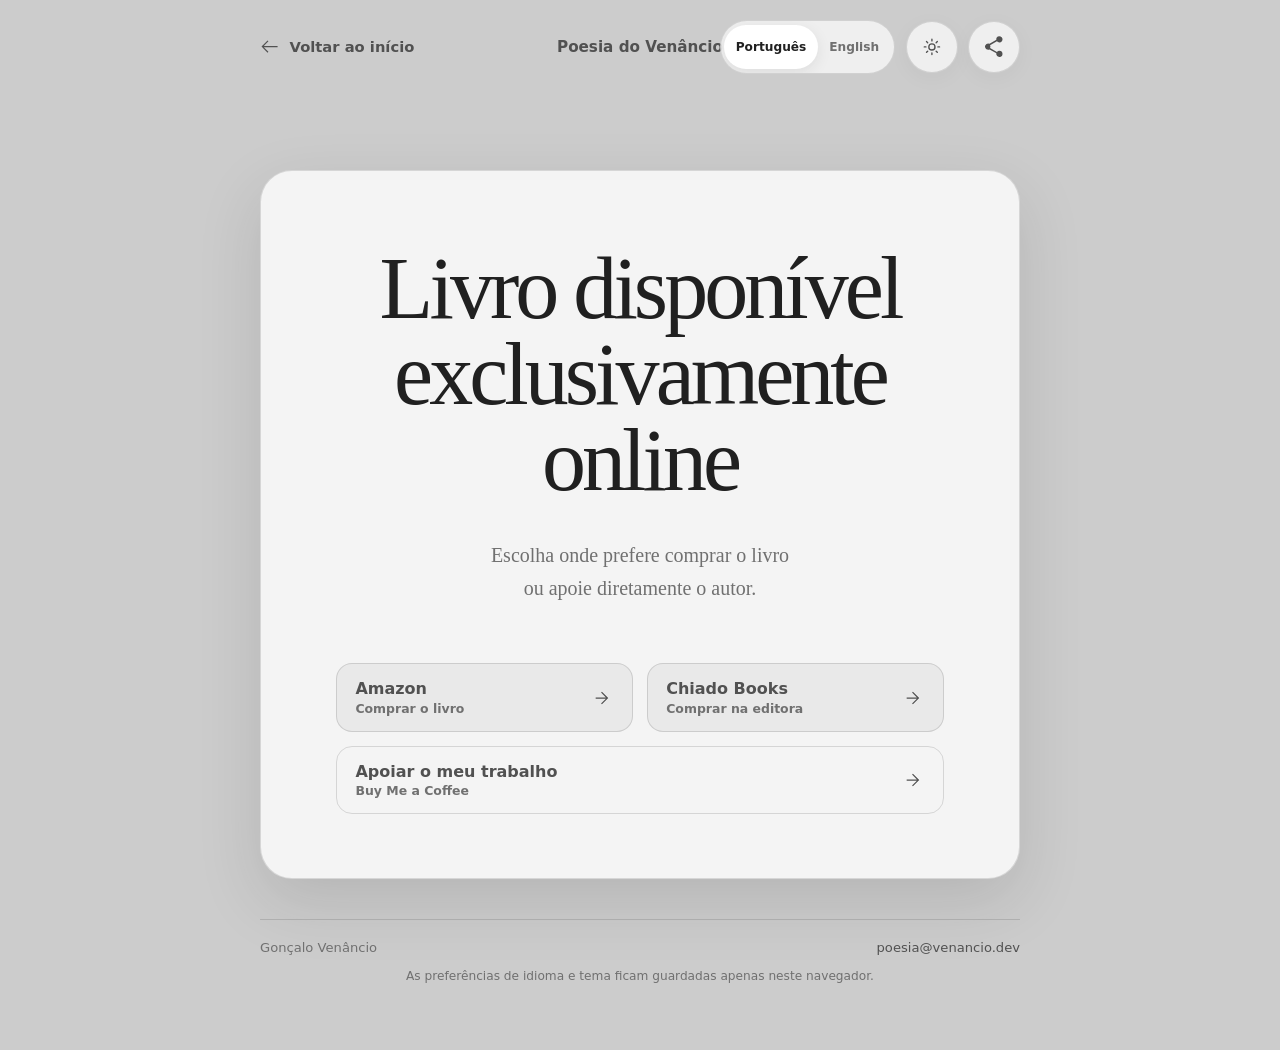
<file: poesia/livro/index.html>
<!doctype html>
<html lang="pt-PT" data-theme="light" data-language="pt">
  <head>
    <meta charset="UTF-8" />
    <meta name="viewport" content="width=device-width, initial-scale=1" />
    <meta name="color-scheme" content="light dark" />
    <meta name="theme-color" content="#cccccc" />

    <title>Livro · Poesia do Venâncio</title>
    <meta
      name="description"
      content="Livro de Gonçalo Venâncio disponível exclusivamente online."
    />
    <link rel="canonical" href="https://venancio.dev/poesia/livro/" />

    <meta property="og:title" content="Livro · Poesia do Venâncio" />
    <meta
      property="og:description"
      content="Livro de Gonçalo Venâncio disponível exclusivamente online."
    />
    <meta property="og:image" content="https://venancio.dev/assets/social_preview.png" />
    <meta property="og:image:width" content="1200" />
    <meta property="og:image:height" content="630" />
    <meta property="og:image:alt" content="Gonçalo Venâncio, venancio.dev" />
    <meta property="og:url" content="https://venancio.dev/poesia/livro/" />
    <meta property="og:site_name" content="Gonçalo Venâncio" />
    <meta property="og:type" content="website" />

    <meta name="twitter:card" content="summary_large_image" />
    <meta name="twitter:title" content="Livro · Poesia do Venâncio" />
    <meta
      name="twitter:description"
      content="Livro de Gonçalo Venâncio disponível exclusivamente online."
    />
    <meta name="twitter:image" content="https://venancio.dev/assets/social_preview.png" />
    <meta name="twitter:image:alt" content="Gonçalo Venâncio, venancio.dev" />

    <link rel="icon" href="../../assets/favicon.svg" type="image/svg+xml" />
    <link
      rel="icon"
      href="../../assets/favicon_32.png"
      type="image/png"
      sizes="32x32"
    />
    <link rel="apple-touch-icon" href="../../assets/apple_touch_icon.png" />

    <link rel="stylesheet" href="../style.css" />

    <script>
      (() => {
        const savedTheme = localStorage.getItem('venancio-theme') || localStorage.getItem('poesia-theme');
        const savedLanguage = localStorage.getItem('venancio-language');
        document.documentElement.dataset.theme = savedTheme === 'dark' ? 'dark' : 'light';
        document.documentElement.dataset.language = savedLanguage === 'en' ? 'en' : 'pt';
        document.documentElement.lang = savedLanguage === 'en' ? 'en' : 'pt-PT';
      })();
    </script>
  </head>

  <body class="book-page-body">
    <a class="skip-link" href="#conteudo" data-i18n="skipContent">
      Avançar para o conteúdo
    </a>

    <div class="book-page-shell">
      <header class="book-page-header">
        <a
          class="book-back-link reveal-icon"
          href="../"
          aria-label="Voltar ao início"
          data-i18n-aria-label="backHome"
        >
          <svg viewBox="0 0 24 24" aria-hidden="true">
            <path d="m10.53 5.47-1.06-1.06L1.88 12l7.59 7.59 1.06-1.06-5.78-5.78H22v-1.5H4.75z" />
          </svg>
          <span data-i18n="backHome">Voltar ao início</span>
        </a>

        <a
          class="site-name reveal-icon"
          href="../"
          aria-label="Voltar à Poesia do Venâncio"
          data-i18n-aria-label="backPoetry"
        >
          <span>Poesia do Venâncio</span>
        </a>

        <div class="header-actions">
          <div
            class="drawer-language-switcher header-language-switcher reveal-icon"
            aria-label="Idioma"
            data-i18n-aria-label="language"
          >
            <button type="button" data-language="pt" aria-pressed="true">Português</button>
            <button type="button" data-language="en" aria-pressed="false">English</button>
          </div>

          <button
            class="icon-button theme-button reveal-icon"
            type="button"
            aria-label="Ativar o modo escuro"
            title="Ativar o modo escuro"
            data-theme-toggle
          >
            <svg class="theme-icon theme-icon-sun" viewBox="0 0 24 24" aria-hidden="true">
              <circle cx="12" cy="12" r="3.75"></circle>
              <path d="M12 2.75v2M12 19.25v2M2.75 12h2M19.25 12h2M5.46 5.46l1.42 1.42M17.12 17.12l1.42 1.42M5.46 18.54l1.42-1.42M17.12 6.88l1.42-1.42"></path>
            </svg>
            <svg class="theme-icon theme-icon-moon" viewBox="0 0 24 24" aria-hidden="true">
              <path d="M19.1 15.2A7.6 7.6 0 0 1 8.8 4.9a7.75 7.75 0 1 0 10.3 10.3Z"></path>
            </svg>
          </button>

          <button
            class="icon-button reveal-icon"
            type="button"
            aria-label="Partilhar esta página"
            title="Partilhar"
            data-i18n-aria-label="sharePage"
            data-i18n-title="share"
            data-share-book
          >
            <svg viewBox="0 0 24 24" aria-hidden="true">
              <path d="M18 16.25a3.24 3.24 0 0 0-2.55 1.24l-7.09-4.1a3.38 3.38 0 0 0 0-2.78l7.09-4.1A3.25 3.25 0 1 0 14.75 4c0 .35.06.69.16 1L7.8 9.11A3.25 3.25 0 1 0 7.8 14.9L14.91 19c-.1.31-.16.65-.16 1A3.25 3.25 0 1 0 18 16.25Z" />
            </svg>
          </button>
        </div>
      </header>

      <main id="conteudo" class="book-page-main" tabindex="-1">
        <article class="book-card reveal-card">
          <h1 class="book-title reveal">
            <span data-i18n="bookTitleLine1">Livro disponível</span>
            <span data-i18n="bookTitleLine2">exclusivamente online</span>
          </h1>
          <p class="book-intro reveal">
            <span data-i18n="bookIntroLine1">Escolha onde prefere comprar o livro</span>
            <span data-i18n="bookIntroLine2">ou apoie diretamente o autor.</span>
          </p>

          <div
            class="book-actions"
            aria-label="Onde comprar o livro"
            data-i18n-aria-label="whereToBuy"
          >
            <div class="book-store-grid">
              <a
                class="book-store-button reveal-icon"
                href="https://www.amazon.es/dp/9403634200/ref=mp_s_a_1_2?sr=8-2"
                target="_blank"
                rel="noopener noreferrer"
              >
                <span>
                  <strong>Amazon</strong>
                  <small data-i18n="buyBook">Comprar o livro</small>
                </span>
                <svg viewBox="0 0 24 24" aria-hidden="true">
                  <path d="M8.47 5.47 9.53 4.4 17.12 12l-7.59 7.59-1.06-1.06 5.78-5.78H2v-1.5h12.25z" />
                </svg>
              </a>

              <a
                class="book-store-button reveal-icon"
                href="https://pt.selfpub.chiadobooks.com/site/?r=userwebsite/index&amp;id=goncalovenancio/bookdetails/266233"
                target="_blank"
                rel="noopener noreferrer"
              >
                <span>
                  <strong>Chiado Books</strong>
                  <small data-i18n="buyPublisher">Comprar na editora</small>
                </span>
                <svg viewBox="0 0 24 24" aria-hidden="true">
                  <path d="M8.47 5.47 9.53 4.4 17.12 12l-7.59 7.59-1.06-1.06 5.78-5.78H2v-1.5h12.25z" />
                </svg>
              </a>
            </div>

            <a
              class="book-store-button book-support-button reveal-icon"
              href="https://buymeacoffee.com/gvenancio"
              target="_blank"
              rel="noopener noreferrer"
            >
              <span>
                <strong data-i18n="supportWork">Apoiar o meu trabalho</strong>
                <small>Buy Me a Coffee</small>
              </span>
              <svg viewBox="0 0 24 24" aria-hidden="true">
                <path d="M8.47 5.47 9.53 4.4 17.12 12l-7.59 7.59-1.06-1.06 5.78-5.78H2v-1.5h12.25z" />
              </svg>
            </a>
          </div>
        </article>

      </main>

      <footer class="book-page-footer reveal-card">
        <p>Gonçalo Venâncio</p>
        <a href="mailto:poesia@venancio.dev">poesia@venancio.dev</a>
        <p class="book-preferences-note" data-i18n="preferencesNote">
          As preferências de idioma e tema ficam guardadas apenas neste navegador.
        </p>
      </footer>
    </div>

    <dialog class="share-dialog" data-share-dialog aria-labelledby="share-title">
      <div class="share-dialog-inner">
        <div class="share-heading">
          <div>
            <p class="eyebrow" data-i18n="share">Partilhar</p>
            <h2 id="share-title" data-i18n="chooseOption">Escolher uma opção</h2>
          </div>
          <button
            class="icon-button"
            type="button"
            aria-label="Fechar as opções de partilha"
            data-i18n-aria-label="closeShare"
            data-close-share
          >
            <svg viewBox="0 0 24 24" aria-hidden="true">
              <path d="m6.47 5.41 12.12 12.12-1.06 1.06L5.41 6.47z" />
              <path d="M17.53 5.41 5.41 17.53l1.06 1.06L18.59 6.47z" />
            </svg>
          </button>
        </div>

        <div class="share-summary">
          <strong data-share-preview-title data-i18n="bookShareTitle">
            Livro disponível exclusivamente online
          </strong>
          <span data-i18n="shareHow">Escolha como pretende partilhar esta página.</span>
        </div>

        <div
          class="share-options"
          aria-label="Opções de partilha"
          data-i18n-aria-label="shareOptions"
        >
          <a class="share-option" href="#" target="_blank" rel="noopener noreferrer" data-share-whatsapp>
            <svg viewBox="0 0 24 24" aria-hidden="true">
              <path d="M12 3.25a8.5 8.5 0 0 0-7.31 12.83L3.5 20.5l4.55-1.13A8.5 8.5 0 1 0 12 3.25Zm0 15.5a6.96 6.96 0 0 1-3.55-.98l-.27-.16-2.54.63.66-2.46-.18-.29A7 7 0 1 1 12 18.75Z" />
              <path d="M9.13 8.08c.16-.36.33-.37.49-.38h.42c.14 0 .36.05.55.47.19.43.65 1.58.71 1.7.06.11.1.25.02.4-.08.16-.12.25-.24.39-.12.14-.25.31-.36.42-.12.12-.24.25-.1.49.14.24.62 1.02 1.34 1.65.92.82 1.7 1.08 1.94 1.2.24.12.38.1.52-.06.14-.16.6-.7.76-.94.16-.24.32-.2.54-.12.22.08 1.39.66 1.63.78.24.12.4.18.46.28.06.1.06.58-.14 1.13-.2.55-1.17 1.05-1.61 1.11-.41.06-.94.09-1.52-.09-.35-.11-.8-.26-1.38-.51-.61-.27-2.67-.99-4.54-3.45-.52-.69-.87-1.46-.97-1.7-.1-.24-.01-.37.08-.49.08-.1.18-.24.27-.36.09-.12.12-.2.18-.34.06-.14.03-.26-.01-.36-.04-.1-.37-.99-.52-1.36Z" />
            </svg>
            <span>WhatsApp</span>
          </a>

          <a class="share-option" href="#" data-share-email>
            <svg viewBox="0 0 24 24" aria-hidden="true">
              <path d="M3.25 5.25h17.5v13.5H3.25Zm1.5 2.04v9.96h14.5V7.29L12 12.38Zm13.44-.54H5.81L12 10.83Z" />
            </svg>
            <span>Email</span>
          </a>

          <a class="share-option" href="#" target="_blank" rel="noopener noreferrer" data-share-facebook>
            <svg viewBox="0 0 24 24" aria-hidden="true">
              <path d="M13.7 21v-8h2.75l.41-3.2H13.7V7.76c0-.93.26-1.56 1.59-1.56h1.7V3.34a22.6 22.6 0 0 0-2.47-.13c-2.44 0-4.12 1.49-4.12 4.23V9.8H7.64V13h2.76v8Z" />
            </svg>
            <span>Facebook</span>
          </a>

          <a class="share-option" href="#" target="_blank" rel="noopener noreferrer" data-share-telegram>
            <svg viewBox="0 0 24 24" aria-hidden="true">
              <path d="m21.1 4.16-3.04 14.33c-.23 1.01-.83 1.26-1.68.78l-4.63-3.41-2.24 2.15c-.25.25-.46.46-.94.46l.33-4.71 8.58-7.75c.37-.33-.08-.52-.58-.19L6.3 12.5l-4.56-1.43c-.99-.31-1.01-.99.21-1.47l17.83-6.87c.83-.3 1.55.2 1.32 1.43Z" />
            </svg>
            <span>Telegram</span>
          </a>

          <button class="share-option" type="button" data-native-share hidden>
            <svg viewBox="0 0 24 24" aria-hidden="true">
              <path d="M18 16.25a3.24 3.24 0 0 0-2.55 1.24l-7.09-4.1a3.38 3.38 0 0 0 0-2.78l7.09-4.1A3.25 3.25 0 1 0 14.75 4c0 .35.06.69.16 1L7.8 9.11A3.25 3.25 0 1 0 7.8 14.9L14.91 19c-.1.31-.16.65-.16 1A3.25 3.25 0 1 0 18 16.25Z" />
            </svg>
            <span data-i18n="moreApps">Mais aplicações</span>
          </button>

          <button class="share-option share-option-copy" type="button" data-copy-share>
            <svg viewBox="0 0 24 24" aria-hidden="true">
              <path d="M9.5 7.25h8.25v8.25H15.5V17H19.25V5.75H9.5ZM4.75 9h10.5v10.5H4.75Zm1.5 1.5V18h7.5v-7.5Z" />
            </svg>
            <span data-i18n="copyLink">Copiar a ligação</span>
          </button>
        </div>

        <p class="share-feedback" data-share-feedback aria-live="polite"></p>
      </div>
    </dialog>

    <script src="./book.js" defer></script>
  </body>
</html>
</file>
<file: style.css>
:root,
html[data-theme='light'] {
  color-scheme: light;

  /* Base colors */
  --color-bg: #eef1f3;
  --color-bg-deep: #e1e6ea;
  --color-bg-soft: #e9edef;
  --color-surface: #f8fafb;
  --color-surface-muted: #e8edf0;
  --color-border: #cfd7dd;
  --color-border-strong: #aebbc4;
  --color-glass: rgba(248, 250, 251, 0.72);

  /* Text colors */
  --color-text: #27323b;
  --color-text-bright: #17212a;
  --color-text-soft: #526572;
  --color-text-muted: #687b88;

  /* Accent colors */
  --color-accent: #557b91;
  --color-accent-hover: #3f667d;
  --color-warm: #806c52;
  --color-warm-hover: #665038;

  /* Effects */
  --color-selection-text: #f8fafb;
  --shadow-card: 0 1.5rem 4rem rgba(35, 37, 48, 0.12);

  /* Layout */
  --content-width: 760px;
}

html[data-theme='dark'],
html.atlantico-root {
  color-scheme: dark;

  --color-bg: #232530;
  --color-bg-deep: #1d1f28;
  --color-bg-soft: #21232d;
  --color-surface: #272a34;
  --color-surface-muted: #1f212b;
  --color-border: #2f323d;
  --color-border-strong: #49505e;
  --color-glass: rgba(39, 42, 52, 0.62);

  --color-text: #cdd6e3;
  --color-text-bright: #e6edf7;
  --color-text-soft: #a7b4c2;
  --color-text-muted: #7f8da2;

  --color-accent: #729bb3;
  --color-accent-hover: #8ab0c6;
  --color-warm: #b8a58a;
  --color-warm-hover: #c4a46b;

  --color-selection-text: #1d1f28;
  --shadow-card: 0 1.5rem 4rem rgba(29, 31, 40, 0.42);
}

* {
  box-sizing: border-box;
}

html {
  min-height: 100%;
  background: var(--color-bg);
}

body {
  min-height: 100vh;
  margin: 0;
  background: var(--color-bg);
  color: var(--color-text);
  font-family: Inter, ui-sans-serif, system-ui, sans-serif;
  transition:
    background-color 220ms ease,
    color 220ms ease;
}

button,
input,
select,
textarea {
  font: inherit;
}

::selection {
  background: var(--color-accent);
  color: var(--color-selection-text);
}

a {
  color: inherit;
  text-decoration-color: var(--color-accent);
  text-decoration-thickness: 0.08em;
  text-underline-offset: 0.25em;
  transition:
    color 160ms ease,
    border-color 160ms ease,
    background-color 160ms ease,
    transform 160ms ease;
}

a:hover {
  color: var(--color-accent-hover);
}

a:focus-visible,
button:focus-visible {
  outline: 2px solid var(--color-accent);
  outline-offset: 0.3rem;
  border-radius: 0.5rem;
}

.page {
  container-type: inline-size;
  width: min(100% - 2rem, var(--content-width));
  margin: 0 auto;
  padding: 2rem 0 6rem;
}

.site-header {
  display: flex;
  align-items: center;
  justify-content: space-between;
  gap: 1rem;
  margin-bottom: 3rem;
}

.brand-link {
  display: inline-grid;
  width: 3.15rem;
  height: 3.15rem;
  flex: 0 0 3.15rem;
  place-items: center;
  border-radius: 999px;
  text-decoration: none;
}

.brand-link:hover {
  transform: translateY(-1px);
}

.brand-logo {
  display: block;
  width: 3.15rem;
  height: 3.15rem;
}

.site-nav,
.header-controls {
  display: flex;
  align-items: center;
  gap: 0.75rem;
}

.header-controls {
  justify-content: flex-end;
}

.nav-pill,
.control-pill,
.language-switcher {
  min-height: 3.15rem;
  border: 1px solid var(--color-border);
  border-radius: 999px;
  background: var(--color-glass);
}

.nav-pill,
.control-pill {
  display: inline-flex;
  align-items: center;
  gap: 0.55rem;
  padding: 0 1rem;
  color: var(--color-text-soft);
  font-size: 0.9rem;
  font-weight: 650;
  text-decoration: none;
}

.nav-pill:hover,
.control-pill:hover {
  border-color: var(--color-accent);
  color: var(--color-accent-hover);
  transform: translateY(-1px);
}

.nav-pill[aria-current='page'] {
  border-color: color-mix(in srgb, var(--color-accent) 58%, var(--color-border));
  color: var(--color-accent-hover);
}

.nav-pill-icon {
  display: block;
  width: 1.45rem;
  height: 1.45rem;
  border-radius: 999px;
}

.language-switcher {
  display: inline-flex;
  align-items: center;
  padding: 0.22rem;
}

.language-button {
  min-height: 2.6rem;
  padding: 0 0.8rem;
  border: 0;
  border-radius: 999px;
  background: transparent;
  color: var(--color-text-muted);
  font-size: 0.82rem;
  font-weight: 650;
  cursor: pointer;
  transition:
    background-color 160ms ease,
    color 160ms ease,
    transform 160ms ease;
}

.language-button:hover {
  color: var(--color-text);
}

.language-button[aria-pressed='true'] {
  background: var(--color-surface);
  color: var(--color-accent-hover);
  box-shadow: 0 0.25rem 0.9rem rgba(29, 31, 40, 0.08);
}

.theme-button {
  position: relative;
  display: inline-grid;
  width: 3.15rem;
  height: 3.15rem;
  flex: 0 0 3.15rem;
  place-items: center;
  padding: 0;
  overflow: visible;
  border: 1px solid var(--color-border);
  border-radius: 999px;
  background: var(--color-glass);
  color: var(--color-text-soft);
  cursor: pointer;
  transition:
    background-color 160ms ease,
    border-color 160ms ease,
    color 160ms ease,
    transform 160ms ease;
}

.theme-button:hover {
  border-color: var(--color-accent);
  color: var(--color-accent-hover);
  transform: translateY(-1px);
}

.theme-icon {
  display: block;
  width: 1.28rem;
  height: 1.28rem;
  overflow: visible;
  fill: none;
  stroke: currentColor;
  stroke-width: 1.65;
  stroke-linecap: round;
  stroke-linejoin: round;
}

.theme-icon-moon,
html[data-theme='dark'] .theme-icon-sun {
  display: none;
}

html[data-theme='dark'] .theme-icon-moon {
  display: block;
}

.hero {
  margin-bottom: 4rem;
}

h1,
h2 {
  margin: 0;
  color: var(--color-text);
  line-height: 1.1;
}

h1 {
  width: 100%;
  max-width: none;
  font-size: clamp(3.4rem, 12.4cqw, 5.9rem);
  letter-spacing: -0.06em;
  line-height: 1.16;
  text-align: left;
}

h1 > span {
  white-space: nowrap;
}

h2 {
  font-size: clamp(2rem, 5vw, 3rem);
  letter-spacing: -0.04em;
}

.role {
  margin: 1rem 0 0;
  padding-left: clamp(1rem, 3vw, 2.4rem);
  color: var(--color-accent);
  font-size: 0.85rem;
  font-weight: 650;
  letter-spacing: 0.08em;
  text-align: left;
  text-transform: uppercase;
}

.section-label {
  margin: 0 0 1rem;
  color: var(--color-accent);
  font-size: 0.85rem;
  font-weight: 650;
  letter-spacing: 0.08em;
  text-transform: uppercase;
}

.intro {
  margin: 1.6rem 0 0;
  color: var(--color-text-soft);
  font-size: clamp(1.4rem, 3vw, 2rem);
  line-height: 1.35;
}

.description {
  margin: 1.5rem 0 0;
  color: var(--color-text-muted);
  font-size: 1.05rem;
  line-height: 1.7;
}

.cta {
  display: flex;
  width: fit-content;
  min-height: 2.45rem;
  flex-wrap: wrap;
  align-items: center;
  margin: 2rem auto 0;
  padding: 0.75rem 1.1rem;
  border: 1px solid var(--color-border);
  border-radius: 999px;
  background: var(--color-glass);
  color: var(--color-text);
  font-weight: 650;
  line-height: 1.25;
  text-decoration: none;
}

.cta:hover {
  border-color: var(--color-accent);
  background: var(--color-surface);
  transform: translateY(-1px);
}

.cta > .cta-content {
  display: inline-flex;
  align-items: center;
  gap: 0.65rem;
  color: var(--color-accent-hover);
  line-height: 1.25;
}

.cta-label,
.cta-email {
  font-weight: 650;
}

.cta-separator {
  color: var(--color-text-muted);
}

.project {
  padding: 2rem;
  border: 1px solid var(--color-border);
  border-radius: 1.25rem;
  background: linear-gradient(
    145deg,
    var(--color-surface),
    var(--color-surface-muted)
  );
  box-shadow: var(--shadow-card);
}

.project p {
  color: var(--color-text-muted);
  font-size: 1.05rem;
  line-height: 1.7;
}

.project-actions {
  display: flex;
  flex-wrap: wrap;
  gap: 1rem;
  margin-top: 1rem;
}

.project-link {
  display: inline-block;
  color: var(--color-warm);
  font-weight: 650;
  text-decoration: none;
}

.project-link:hover {
  color: var(--color-warm-hover);
  text-decoration: none;
}

.site-footer {
  display: flex;
  justify-content: center;
  margin-top: 2rem;
  padding-top: 1.5rem;
  border-top: 1px solid var(--color-border);
  animation-delay: 2100ms;
}

.poetry-footer-link {
  display: inline-flex;
  min-height: 2.45rem;
  align-items: center;
  justify-content: center;
  padding: 0.65rem 1rem;
  border: 1px solid var(--color-border);
  border-radius: 999px;
  background: transparent;
  color: var(--color-text-muted);
  font-size: 0.9rem;
  font-weight: 650;
  text-decoration: none;
}

.poetry-footer-link:hover {
  border-color: var(--color-warm);
  color: var(--color-warm-hover);
  transform: translateY(-1px);
}

/* Landing page */
.landing-page {
  --content-width: 900px;
}

.landing-page .site-header {
  margin-bottom: clamp(4.5rem, 9vw, 7rem);
}

.landing-hero {
  max-width: 780px;
  margin-right: auto;
  margin-bottom: clamp(3rem, 7vw, 5rem);
  margin-left: auto;
  text-align: center;
}

.landing-hero h1,
.landing-hero h1 > span {
  text-align: center;
  white-space: normal;
}

.landing-hero h1 {
  font-size: clamp(3.1rem, 10.5cqw, 6.1rem);
  text-wrap: balance;
}

.landing-hero .intro {
  max-width: 55rem;
  margin-right: auto;
  margin-left: auto;
  font-size: clamp(1.2rem, 2.35vw, 1.65rem);
  hyphens: none;
  overflow-wrap: normal;
  word-break: normal;
  text-align: justify;
  text-align-last: center;
  text-wrap: pretty;
}

.destination-grid {
  display: grid;
  grid-template-columns: repeat(2, minmax(0, 1fr));
  gap: 1.25rem;
}

.destination-card:nth-child(1) {
  grid-column: 1 / -1;
}

.destination-card {
  position: relative;
  display: grid;
  min-height: 16rem;
  align-content: space-between;
  gap: 2rem;
  padding: 2rem;
  overflow: hidden;
  border: 1px solid var(--color-border);
  border-radius: 1.3rem;
  background: linear-gradient(145deg, var(--color-surface), var(--color-surface-muted));
  box-shadow: var(--shadow-card);
  color: var(--color-text);
  text-decoration: none;
}

.destination-card:hover {
  border-color: var(--color-accent);
  color: var(--color-text);
  transform: translateY(-3px);
}

.destination-card-top {
  display: flex;
  align-items: center;
  justify-content: space-between;
  gap: 1rem;
}

.destination-icon {
  width: 3.4rem;
  height: 3.4rem;
  border-radius: 999px;
}

.destination-arrow {
  width: 1.4rem;
  height: 1.4rem;
  fill: currentColor;
  color: var(--color-text-muted);
  transition: transform 160ms ease;
}

.destination-card:hover .destination-arrow {
  transform: translate(0.18rem, -0.18rem);
}

.destination-card h2 {
  font-size: clamp(2rem, 5vw, 3.2rem);
}

.destination-card:nth-child(1) h2 {
  font-size: clamp(2.45rem, 5.8vw, 4rem);
}

.destination-card:nth-child(1) p {
  max-width: 100%;
}

.destination-card p {
  max-width: 68ch;
  margin: 0.8rem 0 0;
  color: var(--color-text-muted);
  line-height: 1.6;
}

@media (min-width: 701px) {
  .destination-card p {
    min-height: 3.2em;
  }
}

.landing-contact {
  display: grid;
  justify-items: center;
  gap: 1rem;
  margin-top: clamp(3rem, 7vw, 5rem);
  text-align: center;
}

.landing-contact p {
  max-width: 48rem;
  margin: 0;
  color: var(--color-text-muted);
  line-height: 1.65;
  text-wrap: balance;
}

.preferences-note {
  max-width: 48rem;
  margin: 1.25rem 0 0;
  color: var(--color-text-muted);
  font-size: 0.78rem;
  line-height: 1.5;
  text-align: right;
  text-wrap: balance;
}

.landing-page .preferences-note {
  text-align: center;
}

.landing-footer {
  color: var(--color-text-muted);
  font-size: 0.84rem;
}

/* Development page */
.development-page .header-controls {
  flex-wrap: wrap;
}

.development-page .contact-pill svg,
.atlantico-page .contact-pill svg {
  width: 1.15rem;
  height: 1.15rem;
  fill: currentColor;
}

/* Mobile */
@media (max-width: 700px) {
  .landing-page .site-header {
    align-items: flex-start;
  }

  .landing-page .header-controls {
    flex-direction: column-reverse;
    align-items: flex-end;
  }

  .landing-page .language-switcher {
    min-height: 2.85rem;
  }

  .landing-page .language-button {
    min-height: 2.35rem;
    padding-inline: 0.65rem;
    font-size: 0.76rem;
  }

  .destination-grid {
    grid-template-columns: 1fr;
  }

  .destination-card {
    min-height: 13.5rem;
  }
}

@media (max-width: 520px) {
  .page {
    padding: 1.25rem 0 4rem;
  }

  .site-header {
    margin-bottom: 4rem;
  }

  .project,
  .destination-card {
    padding: 1.5rem;
  }

  h1 {
    font-size: clamp(2.35rem, 11.2cqw, 3.3rem);
    text-align: left;
  }

  h1 > span {
    white-space: nowrap;
  }

  .role {
    padding-left: 1rem;
    text-align: left;
  }

  .cta {
    margin: 2rem auto 0;
  }

  .nav-pill,
  .control-pill {
    padding: 0 0.85rem;
  }

  .compact-on-mobile span {
    display: none;
  }

  .project-actions {
    flex-direction: column;
    align-items: flex-start;
    gap: 0.75rem;
  }

  .project-actions .project-link {
    display: inline-flex;
    min-height: 2.5rem;
    align-items: center;
  }

  .landing-hero h1,
  .landing-hero h1 > span {
    white-space: normal;
    text-align: center;
  }

  .landing-hero .intro {
    font-size: clamp(1.12rem, 5.3vw, 1.38rem);
    line-height: 1.5;
    text-align: justify;
    text-align-last: center;
  }

  .landing-hero h1 {
    font-size: clamp(2.8rem, 15vw, 4.4rem);
  }

  .landing-page .site-header {
    margin-bottom: 4.5rem;
  }

  .destination-card h2 {
    font-size: 2.4rem;
  }

  .preferences-note {
    text-align: center;
  }
}

/* Reveal animations */
@keyframes revealUp {
  from {
    opacity: 0;
    transform: translateY(115%);
  }

  to {
    opacity: 1;
    transform: translateY(0);
  }
}

@keyframes iconReveal {
  from {
    opacity: 0;
    transform: translateY(14px);
  }

  to {
    opacity: 1;
    transform: translateY(0);
  }
}

@keyframes cardReveal {
  from {
    opacity: 0;
    transform: translateY(18px);
  }

  to {
    opacity: 1;
    transform: translateY(0);
  }
}

@keyframes ctaReveal {
  from {
    opacity: 0;
    transform: translateY(14px);
  }

  to {
    opacity: 1;
    transform: translateY(0);
  }
}

.reveal {
  overflow: hidden;
  padding-block: 0.12em;
}

.reveal > span {
  display: inline-block;
  opacity: 0;
  transform: translateY(115%);
  animation: revealUp 1400ms cubic-bezier(0.16, 1, 0.3, 1) forwards;
}

.reveal-icon {
  opacity: 0;
  overflow: hidden;
  animation: iconReveal 1400ms cubic-bezier(0.16, 1, 0.3, 1) forwards;
}

.reveal-icon > span {
  display: grid;
  opacity: 0;
  transform: translateY(115%);
  animation: revealUp 1400ms cubic-bezier(0.16, 1, 0.3, 1) forwards;
}

.reveal-card {
  opacity: 0;
  transform: translateY(18px);
  animation: cardReveal 1400ms cubic-bezier(0.16, 1, 0.3, 1) forwards;
}

.reveal-logo {
  opacity: 0;
  overflow: hidden;
  animation: iconReveal 1400ms cubic-bezier(0.16, 1, 0.3, 1) forwards;
  animation-delay: 40ms;
}

.reveal-logo > .brand-logo {
  opacity: 0;
  transform: translateY(115%);
  animation: revealUp 1400ms cubic-bezier(0.16, 1, 0.3, 1) forwards;
  animation-delay: 140ms;
}

.cta.reveal {
  opacity: 0;
  animation: ctaReveal 1400ms cubic-bezier(0.16, 1, 0.3, 1) forwards;
  animation-delay: 840ms;
}

.cta > .cta-content {
  animation-delay: 980ms;
}

.header-controls > :nth-child(1) {
  animation-delay: 80ms;
}

.header-controls > :nth-child(2) {
  animation-delay: 140ms;
}

.header-controls > :nth-child(3) {
  animation-delay: 200ms;
}

.hero h1 span {
  animation-delay: 280ms;
}

.role span {
  animation-delay: 420ms;
}

.intro span {
  animation-delay: 560ms;
}


.description span {
  animation-delay: 700ms;
}

.project {
  animation-delay: 980ms;
}

.project .section-label span {
  animation-delay: 1120ms;
}

.project h2 span {
  animation-delay: 1260ms;
}

.project p span {
  animation-delay: 1400ms;
}

.project-actions a:nth-child(1) span {
  animation-delay: 1540ms;
}

.project-actions a:nth-child(2) span {
  animation-delay: 1660ms;
}

.project-actions a:nth-child(3) span {
  animation-delay: 1780ms;
}

.project-actions a:nth-child(4) span {
  animation-delay: 1900ms;
}

.destination-card:nth-child(1) {
  animation-delay: 820ms;
}

.destination-card:nth-child(2) {
  animation-delay: 960ms;
}

.destination-card:nth-child(3) {
  animation-delay: 1100ms;
}

.landing-contact {
  animation-delay: 1260ms;
}

@media (prefers-reduced-motion: reduce) {
  html {
    scroll-behavior: auto;
  }

  *,
  *::before,
  *::after {
    animation-duration: 0.01ms !important;
    animation-iteration-count: 1 !important;
    scroll-behavior: auto !important;
    transition-duration: 0.01ms !important;
  }

  .reveal > span,
  .reveal-icon,
  .reveal-icon > span,
  .reveal-logo,
  .reveal-logo > .brand-logo,
  .reveal-card,
  .cta.reveal {
    opacity: 1;
    transform: none;
    animation: none;
  }
}

@media (max-width: 520px) {
  .compact-on-mobile.reveal-icon > span {
    display: none;
  }

  .contact-pill.compact-on-mobile {
    width: 3.15rem;
    flex: 0 0 3.15rem;
    justify-content: center;
    padding: 0;
  }

  .atlantico-page .header-controls {
    max-width: 8rem;
    flex-wrap: wrap;
  }
}

.landing-contact {
  width: 100%;
  min-width: 0;
  grid-template-columns: minmax(0, 1fr);
}

.landing-contact > * {
  max-width: 100%;
}

@media (max-width: 360px) {
  .landing-contact .cta {
    width: 100%;
    justify-content: center;
    padding-inline: 0.75rem;
  }

  .landing-contact .cta-content {
    width: 100%;
    flex-wrap: wrap;
    justify-content: center;
    gap: 0.35rem 0.55rem;
  }

  .atlantico-page .site-header {
    flex-wrap: wrap;
  }

  .atlantico-page .site-nav,
  .atlantico-page .header-controls {
    width: 100%;
  }

  .atlantico-page .site-nav {
    justify-content: space-between;
  }

  .atlantico-page .header-controls {
    max-width: none;
    justify-content: flex-end;
  }
}


/* Página 404 */
.error-page {
  --content-width: 820px;
}

.error-page .site-header {
  margin-bottom: clamp(4rem, 9vw, 7rem);
}

.error-hero {
  text-align: center;
}

.error-code {
  margin: 0 0 0.65rem;
  color: var(--color-accent);
  font-size: 0.9rem;
  font-weight: 750;
  letter-spacing: 0.18em;
}

.error-hero h1 {
  font-size: clamp(3rem, 9vw, 5.5rem);
  text-align: center;
}

.error-hero h1 > span {
  white-space: normal;
}

.error-description {
  max-width: 62ch;
  margin: 1.5rem auto 0;
  color: var(--color-text-soft);
  font-size: clamp(1.05rem, 2.4vw, 1.35rem);
  line-height: 1.65;
  text-align: center;
}

.error-description span {
  animation-delay: 500ms;
}

.error-code span {
  animation-delay: 240ms;
}

.error-destinations {
  display: grid;
  grid-template-columns: repeat(3, minmax(0, 1fr));
  gap: 0.85rem;
  margin-top: clamp(3rem, 7vw, 5rem);
}

.error-destination {
  display: flex;
  min-height: 5rem;
  align-items: center;
  justify-content: space-between;
  gap: 1rem;
  padding: 1rem 1.2rem;
  border: 1px solid var(--color-border);
  border-radius: 1.1rem;
  background: linear-gradient(145deg, var(--color-surface), var(--color-surface-muted));
  box-shadow: var(--shadow-card);
  color: var(--color-text);
  font-weight: 700;
  text-decoration: none;
}

.error-destination:hover {
  border-color: var(--color-accent);
  color: var(--color-accent-hover);
  transform: translateY(-2px);
}

.error-destination svg {
  width: 1.2rem;
  height: 1.2rem;
  flex: 0 0 auto;
  fill: currentColor;
}

.error-destination:nth-child(1) { animation-delay: 700ms; }
.error-destination:nth-child(2) { animation-delay: 820ms; }
.error-destination:nth-child(3) { animation-delay: 940ms; }

.error-footer {
  margin-top: clamp(4rem, 8vw, 6rem);
  animation-delay: 1080ms;
}

@media (max-width: 680px) {
  .error-destinations {
    grid-template-columns: 1fr;
  }
}
</file>
<file: acervo/style.css>
:root {
  color-scheme: light;

  --bg: #cccccc;
  --bg-elevated: #d5d5d5;
  --surface: #f4f4f4;
  --surface-strong: #ffffff;
  --surface-muted: #e9e9e9;
  --text: #202020;
  --text-soft: #515151;
  --text-muted: #707070;
  --border: rgba(32, 32, 32, 0.14);
  --border-strong: rgba(32, 32, 32, 0.25);
  --shadow: 0 1.4rem 4rem rgba(31, 31, 31, 0.13);
  --overlay: rgba(20, 20, 20, 0.42);
  --focus: #202020;

  --sans:
    Inter, ui-sans-serif, system-ui, -apple-system, BlinkMacSystemFont,
    'Segoe UI', sans-serif;
  --serif: Georgia, 'Times New Roman', serif;

  --page-width: 920px;
  --archive-width: 280px;
  --radius-sm: 0.8rem;
  --radius-md: 1.3rem;
  --radius-lg: 2rem;
  --control-size: 3.25rem;
}

html[data-theme='dark'] {
  color-scheme: dark;

  --bg: #232530;
  --bg-elevated: #1d1f28;
  --surface: #292c36;
  --surface-strong: #30343f;
  --surface-muted: #20232c;
  --text: #e6edf7;
  --text-soft: #cdd6e3;
  --text-muted: #9ba9ba;
  --border: rgba(205, 214, 227, 0.14);
  --border-strong: rgba(205, 214, 227, 0.28);
  --shadow: 0 1.5rem 4rem rgba(10, 12, 17, 0.35);
  --overlay: rgba(4, 5, 8, 0.68);
  --focus: #84a9bf;
}

* {
  box-sizing: border-box;
}

[hidden] {
  display: none !important;
}

html {
  min-width: 320px;
  scroll-behavior: smooth;
}

body {
  min-height: 100vh;
  margin: 0;
  overflow-x: hidden;
  background: var(--bg);
  color: var(--text);
  font-family: var(--sans);
  transition:
    background-color 220ms ease,
    color 220ms ease;
}

body.is-locked {
  overflow: hidden;
}

button,
input {
  font: inherit;
}

button,
a {
  -webkit-tap-highlight-color: transparent;
}

button {
  color: inherit;
}

a {
  color: inherit;
  text-decoration-thickness: 0.08em;
  text-underline-offset: 0.24em;
}

a:hover {
  text-decoration-color: currentColor;
}

button:focus-visible,
a:focus-visible,
input:focus-visible {
  outline: 2px solid var(--focus);
  outline-offset: 4px;
}

svg {
  display: block;
  width: 1.45rem;
  height: 1.45rem;
  fill: currentColor;
}

::selection {
  background: var(--text);
  color: var(--surface);
}

.skip-link {
  position: fixed;
  top: 0.75rem;
  left: 50%;
  z-index: 1000;
  padding: 0.75rem 1rem;
  border-radius: 999px;
  background: var(--text);
  color: var(--surface);
  transform: translate(-50%, -180%);
  transition: transform 160ms ease;
}

.skip-link:focus {
  transform: translate(-50%, 0);
}

.visually-hidden {
  position: absolute;
  width: 1px;
  height: 1px;
  padding: 0;
  margin: -1px;
  overflow: hidden;
  clip: rect(0, 0, 0, 0);
  white-space: nowrap;
  border: 0;
}

.site-shell {
  display: grid;
  grid-template-columns: var(--archive-width) minmax(0, var(--page-width));
  justify-content: center;
  gap: clamp(2rem, 5vw, 5rem);
  width: min(100% - 3rem, 1380px);
  margin: 0 auto;
}

.page-column {
  min-width: 0;
  padding: 1.75rem 0 4rem;
}

.site-header {
  position: relative;
  z-index: 20;
  display: grid;
  grid-template-columns: auto minmax(0, 1fr) auto;
  align-items: center;
  gap: 1rem;
  min-height: var(--control-size);
  margin-bottom: clamp(3rem, 7vw, 6.5rem);
}

.site-name {
  overflow: hidden;
  color: var(--text-soft);
  font-size: 0.95rem;
  font-weight: 720;
  text-align: center;
  text-decoration: none;
  text-overflow: ellipsis;
  white-space: nowrap;
}

.header-actions {
  display: flex;
  align-items: center;
  justify-content: flex-end;
  gap: 0.65rem;
}

.icon-button {
  display: inline-grid;
  flex: 0 0 var(--control-size);
  width: var(--control-size);
  height: var(--control-size);
  place-items: center;
  padding: 0;
  border: 1px solid var(--border);
  border-radius: 999px;
  background: color-mix(in srgb, var(--surface) 88%, transparent);
  box-shadow: 0 0.3rem 1.4rem rgba(0, 0, 0, 0.04);
  color: var(--text-soft);
  cursor: pointer;
  transition:
    background-color 160ms ease,
    border-color 160ms ease,
    color 160ms ease,
    transform 160ms ease;
}

.icon-button:hover {
  border-color: var(--border-strong);
  background: var(--surface-strong);
  color: var(--text);
  transform: translateY(-1px);
}

.icon-button:active {
  transform: translateY(0);
}

.menu-button,
.menu-pill {
  display: none;
}

.theme-icon-moon,
html[data-theme='dark'] .theme-icon-sun {
  display: none;
}

html[data-theme='dark'] .theme-icon-moon {
  display: block;
}

.hero {
  margin-bottom: clamp(3rem, 7vw, 5.5rem);
}

.hero-title {
  margin: 0;
  color: var(--text);
  font-size: clamp(3.25rem, 8.3vw, 7.2rem);
  font-weight: 800;
  letter-spacing: -0.068em;
  line-height: 0.94;
  text-align: center;
  text-wrap: balance;
}

.hero-title > span {
  display: inline-block;
}

.hero-actions {
  display: flex;
  flex-wrap: wrap;
  justify-content: center;
  gap: 0.75rem;
  margin-top: clamp(2rem, 5vw, 3.5rem);
}

.pill {
  display: inline-flex;
  min-height: 3.05rem;
  align-items: center;
  justify-content: center;
  padding: 0.75rem 1.15rem;
  border: 1px solid var(--border);
  border-radius: 999px;
  background: var(--surface);
  color: var(--text-soft);
  font-size: 0.93rem;
  font-weight: 720;
  line-height: 1.25;
  text-align: center;
  text-decoration: none;
  cursor: pointer;
  transition:
    background-color 160ms ease,
    border-color 160ms ease,
    color 160ms ease,
    transform 160ms ease;
}

.pill:hover {
  border-color: var(--border-strong);
  background: var(--surface-strong);
  color: var(--text);
  transform: translateY(-1px);
}

.view {
  min-height: 24rem;
}

.loading-card,
.error-card,
.empty-state {
  display: grid;
  min-height: 15rem;
  place-items: center;
  align-content: center;
  gap: 1rem;
  padding: 2rem;
  border: 1px solid var(--border);
  border-radius: var(--radius-lg);
  background: var(--surface);
  color: var(--text-muted);
  text-align: center;
  box-shadow: var(--shadow);
}

.loading-card p,
.error-card p,
.empty-state p {
  margin: 0;
}

.loading-dot {
  width: 0.85rem;
  height: 0.85rem;
  border-radius: 999px;
  background: var(--text-muted);
  animation: loadingPulse 900ms ease-in-out infinite alternate;
}

.posts-grid {
  display: grid;
  gap: 1.25rem;
}

.post-card {
  position: relative;
  overflow: hidden;
  padding: clamp(1.5rem, 4vw, 3rem);
  border: 1px solid var(--border);
  border-radius: var(--radius-lg);
  background: var(--surface);
  box-shadow: var(--shadow);
  transition:
    background-color 160ms ease,
    border-color 160ms ease,
    transform 180ms ease;
}

.post-card:hover {
  border-color: var(--border-strong);
  background: var(--surface-strong);
  transform: translateY(-2px);
}

.post-card h2 {
  max-width: none;
  margin: 0;
  color: var(--text);
  font-size: clamp(1.75rem, 4vw, 3rem);
  letter-spacing: -0.045em;
  line-height: 1.05;
  text-wrap: balance;
}

.post-card h2 a {
  text-decoration: none;
}

.post-card h2 a::after {
  position: absolute;
  inset: 0;
  content: '';
}

.post-excerpt {
  max-width: none;
  margin: 1.5rem 0 0;
  color: var(--text-soft);
  font-family: var(--serif);
  font-size: clamp(1.02rem, 1.8vw, 1.2rem);
  line-height: 1.6;
}

.read-label {
  display: inline-block;
  margin-top: 1.35rem;
  color: var(--text-muted);
  font-size: 0.82rem;
  font-weight: 750;
  letter-spacing: 0.08em;
  text-transform: uppercase;
}

.article-view {
  display: grid;
  gap: 1.25rem;
}

.article-toolbar {
  display: flex;
  align-items: center;
  justify-content: space-between;
  gap: 1rem;
}

.back-link {
  display: inline-flex;
  min-height: 2.8rem;
  align-items: center;
  gap: 0.55rem;
  color: var(--text-soft);
  font-weight: 700;
  text-decoration: none;
}

.back-link svg {
  width: 1.15rem;
  height: 1.15rem;
}

.article-card {
  padding: clamp(1.6rem, 5vw, 4rem);
  border: 1px solid var(--border);
  border-radius: var(--radius-lg);
  background: var(--surface);
  box-shadow: var(--shadow);
}

.article-title {
  max-width: 18ch;
  margin: 0;
  color: var(--text);
  font-size: clamp(2.25rem, 6.5vw, 5.2rem);
  font-weight: 800;
  letter-spacing: -0.058em;
  line-height: 0.98;
  text-wrap: balance;
}

.article-body {
  max-width: none;
  margin-top: clamp(2rem, 5vw, 3.5rem);
  color: var(--text-soft);
  font-family: var(--serif);
  font-size: clamp(1.12rem, 2.3vw, 1.42rem);
  line-height: 1.72;
  overflow-wrap: anywhere;
}

.article-body > :first-child {
  margin-top: 0;
}

.article-body > :last-child {
  margin-bottom: 0;
}

.article-body p,
.article-body blockquote,
.article-body ul,
.article-body ol {
  margin: 0 0 1.15em;
}

/* O Blogger pode receber parágrafos do Word como divs.
   Mantemos a separação entre esses blocos para não perder o espaçamento
   definido visualmente no documento original. */
.article-body > div:not(.acervo-highlight):not(.acervo-scripture):not(.acervo-preserved-block),
.article-body > div > div:not(.acervo-highlight):not(.acervo-scripture):not(.acervo-preserved-block) {
  margin-bottom: 1.15em;
}

.article-body span.EOP {
  display: inline;
  background: transparent !important;
  color: transparent !important;
  font-size: 0 !important;
}

.article-body blockquote {
  padding-left: 1.2rem;
  border-left: 3px solid var(--border-strong);
  color: var(--text);
  font-style: italic;
}

.article-body img {
  display: block;
  width: auto;
  max-width: 100%;
  height: auto;
  margin: 2rem auto;
  border-radius: var(--radius-sm);
}

.article-body iframe.acervo-video {
  display: block;
  width: 100%;
  max-width: 100%;
  aspect-ratio: 16 / 9;
  height: auto;
  margin: 2rem auto;
  border: 0;
  border-radius: var(--radius-sm);
  background: #000;
}

.article-body a {
  color: var(--text);
}


.article-synopsis {
  max-width: 68ch;
  margin: 1.25rem 0 0;
  color: var(--text-soft);
  font-family: var(--serif);
  font-size: clamp(1.05rem, 2vw, 1.2rem);
  line-height: 1.6;
}

.document-intro {
  margin: 1.25rem 0 0;
  color: var(--text-muted);
  font-size: 0.95rem;
  line-height: 1.55;
}

.pdf-card .pdf-frame {
  height: min(84vh, 1100px);
  min-height: 700px;
}

.pdf-missing {
  min-height: 18rem;
  display: grid;
  place-items: center;
}

.article-footer {
  display: flex;
  flex-wrap: wrap;
  align-items: center;
  justify-content: space-between;
  gap: 1rem;
  margin-top: clamp(2.5rem, 6vw, 4rem);
  padding-top: 1.5rem;
  border-top: 1px solid var(--border);
}

.article-actions {
  display: flex;
  flex-wrap: wrap;
  gap: 0.75rem;
}

.article-actions .pill {
  flex: 0 0 auto;
}

.share-status {
  min-height: 1.25rem;
  margin: 0;
  color: var(--text-muted);
  font-size: 0.86rem;
}

.archive {
  position: sticky;
  top: 1.75rem;
  align-self: start;
  max-height: calc(100vh - 3.5rem);
  padding: 1.4rem 0.7rem 1.4rem 0;
  overflow-y: auto;
  scrollbar-width: thin;
  scrollbar-color: var(--border-strong) transparent;
}

.archive-heading,
.drawer-header {
  margin-bottom: 1.5rem;
}

.eyebrow {
  margin: 0 0 0.4rem;
  color: var(--text-muted);
  font-size: 0.76rem;
  font-weight: 750;
  letter-spacing: 0.12em;
  text-transform: uppercase;
}

.archive h2,
.archive-drawer h2,
.search-dialog h2 {
  margin: 0;
  color: var(--text);
  font-size: 1.35rem;
  letter-spacing: -0.03em;
}

.drawer-section {
  margin-top: 1.6rem;
}

.drawer-section:first-child {
  margin-top: 0;
}

.drawer-section-title {
  margin: 0 0 0.6rem;
  color: var(--text-muted);
  font-size: 0.76rem;
  font-weight: 750;
  letter-spacing: 0.12em;
  text-transform: uppercase;
}

.drawer-section + .drawer-section {
  padding-top: 1.25rem;
  border-top: 1px solid var(--border);
}

.archive-list {
  display: grid;
  gap: 0.35rem;
  margin: 0;
  padding: 0;
  list-style: none;
}

.archive-list a {
  display: block;
  padding: 0.72rem 0.8rem;
  border-radius: var(--radius-sm);
  color: var(--text-soft);
  font-size: 0.93rem;
  line-height: 1.35;
  text-decoration: none;
  transition:
    background-color 150ms ease,
    color 150ms ease;
}

.archive-list a:hover,
.archive-list a[aria-current='page'] {
  background: var(--surface);
  color: var(--text);
}

.archive-drawer {
  position: fixed;
  inset: 0 auto 0 0;
  z-index: 100;
  width: min(88vw, 360px);
  padding: 1.25rem;
  overflow-y: auto;
  background: var(--bg-elevated);
  box-shadow: 1.5rem 0 4rem rgba(0, 0, 0, 0.18);
  transform: translateX(-105%);
  visibility: hidden;
  transition:
    transform 260ms cubic-bezier(0.16, 1, 0.3, 1),
    visibility 260ms;
}

.archive-drawer.is-open {
  transform: translateX(0);
  visibility: visible;
}

.drawer-header,
.search-heading {
  display: flex;
  align-items: center;
  justify-content: space-between;
  gap: 1rem;
}

.drawer-backdrop {
  position: fixed;
  inset: 0;
  z-index: 90;
  background: var(--overlay);
  opacity: 0;
  transition: opacity 220ms ease;
}

.drawer-backdrop.is-visible {
  opacity: 1;
}

.search-dialog {
  width: min(92vw, 760px);
  max-height: min(84vh, 760px);
  padding: 0;
  border: 1px solid var(--border-strong);
  border-radius: var(--radius-lg);
  background: var(--bg-elevated);
  color: var(--text);
  box-shadow: 0 2rem 7rem rgba(0, 0, 0, 0.35);
}

.search-dialog::backdrop {
  background: var(--overlay);
  backdrop-filter: blur(4px);
}

.search-dialog-inner {
  padding: clamp(1.2rem, 4vw, 2rem);
}

.search-heading {
  margin-bottom: 1.25rem;
}

.search-field {
  display: grid;
  grid-template-columns: auto minmax(0, 1fr);
  align-items: center;
  gap: 0.75rem;
  min-height: 3.5rem;
  padding: 0 1rem;
  border: 1px solid var(--border-strong);
  border-radius: 999px;
  background: var(--surface);
}

.search-field svg {
  color: var(--text-muted);
}

.search-field input {
  width: 100%;
  min-width: 0;
  padding: 0.9rem 0;
  border: 0;
  outline: 0;
  background: transparent;
  color: var(--text);
}

.search-field input::placeholder {
  color: var(--text-muted);
}

.search-results {
  max-height: 52vh;
  margin-top: 1rem;
  overflow-y: auto;
}

.search-help,
.search-no-results {
  margin: 1.5rem 0;
  color: var(--text-muted);
  text-align: center;
}

.search-result-list {
  display: grid;
  gap: 0.4rem;
  margin: 0;
  padding: 0;
  list-style: none;
}

.search-result-link {
  display: block;
  padding: 1rem;
  border-radius: var(--radius-sm);
  background: var(--surface);
  text-decoration: none;
}

.search-result-link:hover {
  background: var(--surface-strong);
}

.search-result-link strong {
  display: block;
  color: var(--text);
  font-size: 1rem;
}

.search-result-link span {
  display: block;
  margin-top: 0.35rem;
  color: var(--text-muted);
  font-family: var(--serif);
  line-height: 1.45;
}

.site-footer {
  display: flex;
  flex-wrap: wrap;
  justify-content: space-between;
  gap: 0.75rem 1.5rem;
  margin-top: 4rem;
  padding: 1.4rem 0;
  border-top: 1px solid var(--border);
  color: var(--text-muted);
  font-size: 0.86rem;
}

.site-footer p {
  margin: 0;
}

.site-footer a {
  color: var(--text-soft);
}

.noscript-message {
  position: fixed;
  inset: auto 1rem 1rem;
  z-index: 1000;
  padding: 1rem;
  border-radius: var(--radius-sm);
  background: var(--text);
  color: var(--surface);
  text-align: center;
}

@keyframes loadingPulse {
  from {
    opacity: 0.35;
    transform: scale(0.8);
  }
  to {
    opacity: 1;
    transform: scale(1.1);
  }
}

@media (max-width: 1120px) {
  .site-shell {
    display: block;
    width: min(100% - 2.5rem, var(--page-width));
  }

  .archive-desktop {
    display: none;
  }

  .menu-button,
  .menu-pill {
    display: inline-grid;
  }

  .menu-pill {
    display: inline-flex;
  }
}

@media (max-width: 700px) {
  :root {
    --control-size: 3rem;
  }

  .site-shell {
    width: min(100% - 1.5rem, var(--page-width));
  }

  .page-column {
    padding-top: 0.85rem;
  }

  .site-header {
    position: sticky;
    top: 0;
    z-index: 40;
    margin: 0 -0.3rem 3rem;
    padding: 0.65rem 0.3rem;
    background: color-mix(in srgb, var(--bg) 88%, transparent);
    backdrop-filter: blur(14px);
  }

  .site-name {
    font-size: 0.82rem;
  }

  .hero-title {
    font-size: clamp(3rem, 15vw, 5rem);
    text-align: center;
  }

  .hero-actions {
    justify-content: flex-start;
  }

  .pill {
    width: 100%;
  }

  .post-card,
  .article-card {
    border-radius: var(--radius-md);
  }

  .post-card h2 {
    max-width: none;
  }

  .article-toolbar {
    align-items: flex-start;
  }

  .site-footer {
    flex-direction: column;
  }
}

@media (max-width: 430px) {
  .site-shell {
    width: min(100% - 1rem, var(--page-width));
  }

  .header-actions {
    gap: 0.4rem;
  }

  .site-name {
    visibility: hidden;
  }

  .hero {
    margin-top: 1rem;
  }

  .hero-title {
    font-size: clamp(2.65rem, 14.5vw, 4rem);
  }

  .post-card,
  .article-card {
    padding: 1.35rem;
  }

  .article-title {
    font-size: clamp(2.15rem, 13vw, 3.5rem);
  }

  .article-body {
    font-size: 1.08rem;
  }

  .search-dialog {
    width: calc(100vw - 1rem);
    max-height: calc(100vh - 1rem);
    border-radius: var(--radius-md);
  }
}

@media (prefers-reduced-motion: reduce) {
  html {
    scroll-behavior: auto;
  }

  *,
  *::before,
  *::after {
    scroll-behavior: auto !important;
    animation-duration: 0.01ms !important;
    animation-iteration-count: 1 !important;
    transition-duration: 0.01ms !important;
  }
}

/* Página dedicada ao livro */
.book-page-body {
  display: grid;
  min-height: 100vh;
}

.book-page-shell {
  width: min(100% - 2.5rem, 760px);
  margin: 0 auto;
  padding: 1.25rem 0 4rem;
}

.book-page-header {
  display: flex;
  align-items: center;
  justify-content: space-between;
  gap: 1rem;
  min-height: var(--control-size);
  margin-bottom: clamp(3rem, 8vw, 6rem);
}

.book-back-link {
  display: inline-flex;
  min-height: var(--control-size);
  align-items: center;
  gap: 0.65rem;
  color: var(--text-soft);
  font-size: 0.92rem;
  font-weight: 720;
  text-decoration: none;
}

.book-back-link:hover {
  color: var(--text);
}

.book-back-link svg {
  width: 1.2rem;
  height: 1.2rem;
}

.book-page-main {
  display: grid;
  place-items: center;
}

.book-card {
  width: 100%;
  padding: clamp(1.6rem, 6vw, 4rem);
  border: 1px solid var(--border);
  border-radius: var(--radius-lg);
  background: var(--surface);
  box-shadow: var(--shadow);
  text-align: center;
}

.book-kicker {
  margin: 0 0 1rem;
  color: var(--text-muted);
  font-size: 0.8rem;
  font-weight: 760;
  letter-spacing: 0.11em;
  text-transform: uppercase;
}

.book-title {
  margin: 0;
  color: var(--text);
  font-family: var(--serif);
  font-size: clamp(2.6rem, 9vw, 5.5rem);
  font-weight: 500;
  letter-spacing: -0.045em;
  line-height: 0.98;
  text-wrap: balance;
}

.book-title > span,
.book-intro > span {
  display: block;
}

.book-intro {
  max-width: 36rem;
  margin: 1.35rem auto 0;
  color: var(--text-muted);
  font-family: var(--serif);
  font-size: clamp(1.05rem, 2.5vw, 1.25rem);
  line-height: 1.65;
}

.book-actions {
  display: grid;
  gap: 0.85rem;
  max-width: 38rem;
  margin: clamp(2rem, 6vw, 3.5rem) auto 0;
}

.book-store-grid {
  display: grid;
  grid-template-columns: repeat(2, minmax(0, 1fr));
  gap: 0.85rem;
}

.book-store-button {
  display: flex;
  min-height: 3.75rem;
  align-items: center;
  justify-content: space-between;
  gap: 1rem;
  padding: 0.95rem 1.15rem;
  border: 1px solid var(--border);
  border-radius: 1rem;
  background: var(--surface-muted);
  color: var(--text-soft);
  font-weight: 760;
  text-align: left;
  text-decoration: none;
  transition:
    background-color 160ms ease,
    border-color 160ms ease,
    color 160ms ease,
    transform 160ms ease;
}

.book-support-button {
  width: 100%;
  background: transparent;
}

.book-store-button:hover {
  border-color: var(--border-strong);
  background: var(--surface-strong);
  color: var(--text);
  transform: translateY(-2px);
}

.book-store-button span {
  display: grid;
  gap: 0.15rem;
}

.book-store-button strong {
  font-size: 1rem;
}

.book-store-button small {
  color: var(--text-muted);
  font-size: 0.78rem;
  font-weight: 560;
}

.book-store-button svg {
  flex: 0 0 auto;
  width: 1.25rem;
  height: 1.25rem;
}

.book-page-footer {
  margin-top: 2.5rem;
  color: var(--text-muted);
  font-size: 0.82rem;
  text-align: center;
}

@media (max-width: 520px) {
  .book-page-shell {
    width: min(100% - 1rem, 760px);
    padding-top: 0.75rem;
  }

  .book-page-header {
    margin-bottom: 2.5rem;
  }

  .book-back-link span {
    display: none;
  }

  .book-card {
    padding: 1.4rem;
    border-radius: var(--radius-md);
  }

  .book-title {
    font-size: clamp(2.3rem, 13vw, 3.7rem);
  }

  .book-store-button {
    min-height: 3.5rem;
    padding: 0.85rem 0.8rem;
  }

  .book-store-button small {
    font-size: 0.72rem;
  }

  .book-store-button svg {
    width: 1.05rem;
    height: 1.05rem;
  }
}

@media (max-width: 360px) {
  .book-store-grid {
    gap: 0.55rem;
  }

  .book-store-button {
    gap: 0.45rem;
    padding: 0.78rem 0.65rem;
  }

  .book-store-button strong {
    font-size: 0.9rem;
  }

  .book-store-button small {
    display: none;
  }
}

/* Navegação recolhível e hierarquia das ações */
.site-shell {
  display: block;
  width: min(100% - 2.5rem, var(--page-width));
  margin: 0 auto;
}

.menu-button {
  display: inline-grid;
}

.primary-action {
  border-color: var(--text);
  background: var(--text);
  color: var(--surface);
}

.primary-action:hover {
  border-color: var(--text-soft);
  background: var(--text-soft);
  color: var(--surface);
}

.secondary-action {
  background: transparent;
  color: var(--text-soft);
}

.secondary-action:hover {
  background: color-mix(in srgb, var(--surface) 48%, transparent);
}

.footer-site-link {
  display: inline-flex;
  min-height: 2.15rem;
  align-items: center;
  justify-content: center;
  padding: 0.42rem 0.78rem;
  border: 1px solid var(--border);
  border-radius: 999px;
  color: var(--text-muted);
  font-size: 0.8rem;
  font-weight: 680;
  text-decoration: none;
  transition:
    border-color 160ms ease,
    color 160ms ease,
    transform 160ms ease;
}

.footer-site-link:hover {
  border-color: var(--border-strong);
  color: var(--text);
  transform: translateY(-1px);
}

.article-book-link {
  width: auto;
}

.book-page-header {
  display: grid;
  grid-template-columns: var(--control-size) minmax(0, 1fr) var(--control-size);
  align-items: center;
}

.book-page-header .site-name {
  display: block;
}

.book-page-footer {
  display: flex;
  flex-wrap: wrap;
  align-items: center;
  justify-content: space-between;
  gap: 0.75rem;
  padding-top: 1.25rem;
  border-top: 1px solid var(--border);
  text-align: left;
}

.book-page-footer p {
  margin: 0;
}

.book-page-footer .book-preferences-note {
  flex: 1 0 100%;
  max-width: 44rem;
  margin-inline: auto;
  font-size: 0.76rem;
  line-height: 1.5;
  text-align: center;
  text-wrap: balance;
}

@media (max-width: 700px) {
  .site-shell {
    width: min(100% - 1.5rem, var(--page-width));
  }

  .hero-actions .pill {
    width: auto;
  }
}

@media (max-width: 520px) {
  .hero-actions {
    display: grid;
    grid-template-columns: 1fr;
  }

  .hero-actions .pill,
  .article-actions,
  .article-actions .pill,
  .article-book-link {
    width: 100%;
  }

  .book-page-header .site-name {
    visibility: visible;
    font-size: 0.78rem;
  }

  .book-page-footer {
    flex-direction: column;
    align-items: flex-start;
  }
}

/* Caixa de partilha */
.share-dialog {
  width: min(92vw, 620px);
  max-height: min(86vh, 720px);
  padding: 0;
  border: 1px solid var(--border-strong);
  border-radius: var(--radius-lg);
  background: var(--bg-elevated);
  color: var(--text);
  box-shadow: 0 2rem 7rem rgba(0, 0, 0, 0.35);
}

.share-dialog[open] {
  position: fixed;
  inset: 0;
  z-index: 1000;
  display: block;
  margin: auto;
}

.share-dialog::backdrop {
  background: var(--overlay);
  backdrop-filter: blur(4px);
}

.share-dialog-inner {
  padding: clamp(1.2rem, 4vw, 2rem);
}

.share-heading {
  display: flex;
  align-items: center;
  justify-content: space-between;
  gap: 1rem;
  margin-bottom: 1.15rem;
}

.share-heading h2 {
  margin: 0;
  color: var(--text);
  font-size: 1.35rem;
  letter-spacing: -0.03em;
}

.share-summary {
  display: grid;
  gap: 0.35rem;
  margin-bottom: 1.25rem;
  padding: 1rem;
  border: 1px solid var(--border);
  border-radius: var(--radius-sm);
  background: var(--surface);
}

.share-summary strong {
  color: var(--text);
  font-size: 1rem;
  overflow-wrap: anywhere;
}

.share-summary span {
  color: var(--text-muted);
  font-size: 0.9rem;
  line-height: 1.45;
}

.share-options {
  display: grid;
  grid-template-columns: repeat(2, minmax(0, 1fr));
  gap: 0.75rem;
}

.share-option {
  display: flex;
  min-height: 3.5rem;
  align-items: center;
  gap: 0.8rem;
  padding: 0.85rem 1rem;
  border: 1px solid var(--border);
  border-radius: var(--radius-sm);
  background: var(--surface);
  color: var(--text-soft);
  cursor: pointer;
  font-weight: 700;
  text-align: left;
  text-decoration: none;
  transition:
    background-color 160ms ease,
    border-color 160ms ease,
    color 160ms ease,
    transform 160ms ease;
}

.share-option:hover {
  border-color: var(--border-strong);
  background: var(--surface-strong);
  color: var(--text);
  transform: translateY(-1px);
}

.share-option svg {
  flex: 0 0 1.4rem;
}

.share-option-copy {
  width: 100%;
}

@media (max-width: 520px) {
  .share-dialog {
    width: calc(100vw - 1rem);
    max-height: calc(100vh - 1rem);
    border-radius: var(--radius-md);
  }

  .share-options {
    grid-template-columns: 1fr;
  }
}

/* Navegação textual, contactos e regresso ao topo */
.menu-button.menu-text-button {
  display: inline-flex;
  width: auto;
  min-width: 0;
  height: var(--control-size);
  flex: 0 0 auto;
  align-items: center;
  justify-content: center;
  padding: 0 1.05rem;
  border: 1px solid var(--border);
  border-radius: 999px;
  background: color-mix(in srgb, var(--surface) 88%, transparent);
  box-shadow: 0 0.3rem 1.4rem rgba(0, 0, 0, 0.04);
  color: var(--text-soft);
  font-size: 0.88rem;
  font-weight: 720;
  line-height: 1;
  white-space: nowrap;
  cursor: pointer;
  transition:
    background-color 160ms ease,
    border-color 160ms ease,
    color 160ms ease,
    transform 160ms ease;
}

.menu-button.menu-text-button:hover {
  border-color: var(--border-strong);
  background: var(--surface-strong);
  color: var(--text);
  transform: translateY(-1px);
}

.menu-button.menu-text-button:active {
  transform: translateY(0);
}

.drawer-header {
  align-items: center;
}

.drawer-header > div {
  display: flex;
  align-items: center;
}

.drawer-header h2 {
  line-height: 1.15;
}

.back-to-top {
  position: fixed;
  right: clamp(1rem, 3vw, 2rem);
  bottom: clamp(1rem, 3vw, 2rem);
  z-index: 70;
  display: inline-flex;
  min-height: 3rem;
  align-items: center;
  justify-content: center;
  gap: 0.55rem;
  padding: 0.68rem 1rem;
  border: 1px solid var(--border-strong);
  border-radius: 999px;
  background: color-mix(in srgb, var(--surface-strong) 94%, transparent);
  box-shadow: var(--shadow);
  color: var(--text-soft);
  font-size: 0.86rem;
  font-weight: 720;
  cursor: pointer;
  backdrop-filter: blur(12px);
  transition:
    background-color 160ms ease,
    border-color 160ms ease,
    color 160ms ease,
    transform 160ms ease;
}

.back-to-top:hover {
  border-color: var(--text-muted);
  color: var(--text);
  transform: translateY(-2px);
}

.back-to-top svg {
  width: 1.15rem;
  height: 1.15rem;
}

@media (max-width: 700px) {
  .menu-button.menu-text-button {
    min-height: 2.8rem;
    height: 2.8rem;
    padding-inline: 0.86rem;
    font-size: 0.8rem;
  }

  .back-to-top {
    right: 0.85rem;
    bottom: 0.85rem;
    min-height: 2.8rem;
    padding: 0.62rem 0.82rem;
    font-size: 0.8rem;
  }
}

@media (max-width: 390px) {
  .menu-button.menu-text-button {
    max-width: 8.4rem;
    overflow: hidden;
    text-overflow: ellipsis;
  }

  .back-to-top span {
    display: none;
  }

  .back-to-top {
    width: 2.9rem;
    padding: 0;
  }
}

/* Correção do cabeçalho da página do livro */
.book-page-header {
  grid-template-columns: minmax(0, 1fr) auto minmax(0, 1fr);
}

.book-page-header .book-back-link {
  justify-self: start;
  white-space: nowrap;
}

.book-page-header .header-actions {
  justify-self: end;
}

@media (max-width: 700px) {
  .book-page-header {
    grid-template-columns: minmax(0, 1fr) auto;
  }

  .book-page-header .site-name {
    display: none;
  }

  .book-back-link span {
    display: inline;
  }
}

/* O título principal permanece centrado em qualquer largura */
.hero {
  display: grid;
  justify-items: center;
}

.hero-title {
  width: 100%;
  margin-inline: auto;
  text-align: center;
}

.hero-title > span {
  width: 100%;
  text-align: center;
}

/* Preferências partilhadas e ícones de tema */
.theme-icon {
  display: block;
  width: 1.24rem;
  height: 1.24rem;
  overflow: visible;
  fill: none;
  stroke: currentColor;
  stroke-width: 1.65;
  stroke-linecap: round;
  stroke-linejoin: round;
}

.drawer-preferences {
  display: grid;
  gap: 0.75rem;
  margin-top: 1.5rem;
  padding-top: 1.35rem;
  border-top: 1px solid var(--border);
}

.drawer-preferences-title {
  margin: 0;
  color: var(--text-soft);
  font-size: 0.82rem;
  font-weight: 750;
  letter-spacing: 0.08em;
  text-transform: uppercase;
}

.drawer-language-switcher {
  display: inline-flex;
  width: fit-content;
  align-items: center;
  padding: 0.22rem;
  border: 1px solid var(--border);
  border-radius: 999px;
  background: color-mix(in srgb, var(--surface) 88%, transparent);
}

.drawer-language-switcher button {
  min-height: 2.45rem;
  padding: 0 0.82rem;
  border: 0;
  border-radius: 999px;
  background: transparent;
  color: var(--text-muted);
  font-size: 0.8rem;
  font-weight: 700;
  cursor: pointer;
  transition:
    background-color 160ms ease,
    color 160ms ease,
    transform 160ms ease;
}

.drawer-language-switcher button:hover {
  color: var(--text);
}

.drawer-language-switcher button[aria-pressed='true'] {
  background: var(--surface-strong);
  color: var(--text);
  box-shadow: 0 0.25rem 0.9rem rgba(0, 0, 0, 0.08);
}

.header-language-switcher {
  width: auto;
  min-height: var(--control-size);
  flex: 0 0 auto;
  padding: 0.22rem;
}

.header-language-switcher button {
  min-height: calc(var(--control-size) - 0.44rem);
  padding-inline: 0.72rem;
  font-size: 0.76rem;
  white-space: nowrap;
}

.drawer-preferences-note {
  max-width: 36rem;
  margin: 0;
  color: var(--text-muted);
  font-size: 0.76rem;
  line-height: 1.5;
}

.book-page-main {
  gap: 1.25rem;
}

.book-preferences {
  display: grid;
  width: 100%;
  justify-items: center;
  gap: 0.72rem;
  padding: 1.15rem 1rem;
  border: 1px solid var(--border);
  border-radius: var(--radius-md);
  background: color-mix(in srgb, var(--surface) 58%, transparent);
  text-align: center;
}

.book-preferences .drawer-preferences-note {
  text-align: center;
}

.book-page-footer a {
  color: var(--text-soft);
  text-decoration: none;
}

.book-page-footer a:hover {
  color: var(--text);
}

@media (max-width: 520px) {
  .drawer-language-switcher {
    width: 100%;
  }

  .drawer-language-switcher button {
    flex: 1 1 50%;
  }

  .book-preferences {
    padding-inline: 0.85rem;
  }
}

/* Seletores de idioma visíveis no topo */
@media (max-width: 820px) {
  .site-header:not(.book-page-header) {
    grid-template-columns: auto minmax(0, 1fr);
  }

  .site-header:not(.book-page-header) .site-name {
    display: none;
  }
}

@media (max-width: 620px) {
  .site-header:not(.book-page-header) {
    grid-template-columns: minmax(0, 1fr) auto;
    row-gap: 0.7rem;
  }

  .site-header:not(.book-page-header) .menu-button {
    grid-column: 1;
    grid-row: 1;
    justify-self: start;
  }

  .site-header:not(.book-page-header) .header-actions {
    display: grid;
    grid-template-columns: minmax(0, 1fr) repeat(3, var(--control-size));
    grid-column: 1 / -1;
    grid-row: 2;
    width: 100%;
  }

  .site-header:not(.book-page-header) .header-language-switcher {
    width: 100%;
  }

  .book-page-header {
    grid-template-columns: minmax(0, 1fr) auto;
    row-gap: 0.7rem;
  }

  .book-page-header .book-back-link {
    grid-column: 1;
    grid-row: 1;
  }

  .book-page-header .header-actions {
    display: grid;
    grid-template-columns: minmax(0, 1fr) repeat(2, var(--control-size));
    grid-column: 1 / -1;
    grid-row: 2;
    width: 100%;
  }

  .book-page-header .header-language-switcher {
    width: 100%;
  }
}

@media (max-width: 390px) {
  .header-language-switcher button {
    padding-inline: 0.55rem;
    font-size: 0.72rem;
  }
}

.theme-icon-moon,
html[data-theme='dark'] .theme-icon-sun {
  display: none;
}

html[data-theme='dark'] .theme-icon-moon {
  display: block;
}

/* Identidade venancio.dev no cabeçalho */
.poetry-header-start {
  display: flex;
  min-width: 0;
  align-items: center;
  gap: 0.65rem;
}

.poetry-header-buttons {
  display: flex;
  min-width: 0;
  align-items: center;
  gap: 0.65rem;
}

.poetry-brand-link {
  display: inline-grid;
  width: var(--control-size);
  height: var(--control-size);
  flex: 0 0 var(--control-size);
  place-items: center;
  border-radius: 999px;
  text-decoration: none;
}

.poetry-brand-link:hover {
  transform: translateY(-1px);
}

.poetry-brand-logo {
  display: block;
  width: var(--control-size);
  height: var(--control-size);
}

/* Animações partilhadas com venancio.dev, Development e Atlantico */
@keyframes venancioRevealUp {
  from {
    opacity: 0;
    transform: translateY(115%);
  }

  to {
    opacity: 1;
    transform: translateY(0);
  }
}

@keyframes venancioIconReveal {
  from {
    opacity: 0;
    transform: translateY(14px);
  }

  to {
    opacity: 1;
    transform: translateY(0);
  }
}

@keyframes venancioCardReveal {
  from {
    opacity: 0;
    transform: translateY(18px);
  }

  to {
    opacity: 1;
    transform: translateY(0);
  }
}

.reveal {
  overflow: hidden;
  padding-block: 0.12em;
}

.reveal > span {
  display: inline-block;
  opacity: 0;
  transform: translateY(115%);
  animation: venancioRevealUp 1400ms cubic-bezier(0.16, 1, 0.3, 1) forwards;
}

.reveal-icon {
  opacity: 0;
  overflow: hidden;
  animation: venancioIconReveal 1400ms cubic-bezier(0.16, 1, 0.3, 1) forwards;
}

.reveal-icon > span {
  opacity: 0;
  transform: translateY(115%);
  animation: venancioRevealUp 1400ms cubic-bezier(0.16, 1, 0.3, 1) forwards;
}

.reveal-logo {
  opacity: 0;
  overflow: hidden;
  animation: venancioIconReveal 1400ms cubic-bezier(0.16, 1, 0.3, 1) forwards;
  animation-delay: 40ms;
}

.reveal-logo > .brand-logo {
  opacity: 0;
  transform: translateY(115%);
  animation: venancioRevealUp 1400ms cubic-bezier(0.16, 1, 0.3, 1) forwards;
  animation-delay: 140ms;
}

.reveal-card {
  opacity: 0;
  transform: translateY(18px);
  animation: venancioCardReveal 1400ms cubic-bezier(0.16, 1, 0.3, 1) forwards;
}

.poetry-header-start .menu-button {
  animation-delay: 80ms;
}

.poetry-header-start .menu-button > span {
  animation-delay: 180ms;
}

.poetry-site-header > .site-name {
  animation-delay: 140ms;
}

.poetry-site-header > .site-name > span {
  display: inline-block;
  animation-delay: 240ms;
}

.poetry-site-header .header-actions > :nth-child(1) {
  animation-delay: 180ms;
}

.poetry-site-header .header-actions > :nth-child(2) {
  animation-delay: 240ms;
}

.poetry-site-header .header-actions > :nth-child(3) {
  animation-delay: 300ms;
}

.poetry-site-header .header-actions > :nth-child(4) {
  animation-delay: 360ms;
}

.hero-title > span {
  animation-delay: 420ms;
}

.hero-actions > :nth-child(1) {
  animation-delay: 580ms;
}

.hero-actions > :nth-child(1) > span {
  animation-delay: 680ms;
}

.hero-actions > :nth-child(2) {
  animation-delay: 700ms;
}

.hero-actions > :nth-child(2) > span {
  animation-delay: 800ms;
}

.hero-actions > :nth-child(3) {
  animation-delay: 820ms;
}

.hero-actions > :nth-child(3) > span {
  animation-delay: 920ms;
}

.site-footer.reveal-card {
  animation-delay: 1160ms;
}

.book-page-header .book-back-link {
  animation-delay: 60ms;
}

.book-page-header .book-back-link > span {
  animation-delay: 160ms;
}

.book-page-header > .site-name {
  animation-delay: 120ms;
}

.book-page-header > .site-name > span {
  display: inline-block;
  animation-delay: 220ms;
}

.book-page-header .header-actions > :nth-child(1) {
  animation-delay: 180ms;
}

.book-page-header .header-actions > :nth-child(2) {
  animation-delay: 240ms;
}

.book-page-header .header-actions > :nth-child(3) {
  animation-delay: 300ms;
}

.book-card.reveal-card {
  animation-delay: 440ms;
}

.book-title > span:nth-child(1) {
  animation-delay: 580ms;
}

.book-title > span:nth-child(2) {
  animation-delay: 680ms;
}

.book-intro > span:nth-child(1) {
  animation-delay: 800ms;
}

.book-intro > span:nth-child(2) {
  animation-delay: 900ms;
}

.book-store-grid > :nth-child(1) {
  animation-delay: 1020ms;
}

.book-store-grid > :nth-child(2) {
  animation-delay: 1140ms;
}

.book-support-button {
  animation-delay: 1260ms;
}

.book-page-footer.reveal-card {
  animation-delay: 1400ms;
}

@media (max-width: 820px) {
  .poetry-site-header {
    grid-template-columns: minmax(0, 1fr) auto;
  }

  .poetry-site-header > .site-name {
    display: none;
  }
}

@media (max-width: 620px) {
  .poetry-site-header {
    grid-template-columns: minmax(0, 1fr);
    row-gap: 0.7rem;
  }

  .poetry-site-header .poetry-header-start {
    grid-column: 1;
    grid-row: 1;
    width: 100%;
    justify-content: space-between;
  }

  .poetry-site-header .header-actions {
    grid-column: 1;
    grid-row: 2;
  }
}

@media (prefers-reduced-motion: reduce) {
  .reveal > span,
  .reveal-icon,
  .reveal-icon > span,
  .reveal-logo,
  .reveal-logo > .brand-logo,
  .reveal-card {
    opacity: 1 !important;
    transform: none !important;
    animation: none !important;
  }
}

.book-title.reveal > span,
.book-intro.reveal > span {
  display: block;
}

/* RSS e navegação entre textos */
.rss-link {
  display: inline-flex;
  min-height: 2.4rem;
  align-items: center;
  gap: 0.45rem;
  padding: 0.5rem 0.8rem;
  border: 1px solid transparent;
  border-radius: 999px;
  color: var(--text-muted);
  font-size: 0.82rem;
  font-weight: 720;
  text-decoration: none;
  transition:
    background-color 160ms ease,
    border-color 160ms ease,
    color 160ms ease,
    transform 160ms ease;
}

.rss-link svg {
  width: 1rem;
  height: 1rem;
}

.rss-link:hover {
  border-color: var(--border);
  background: color-mix(in srgb, var(--surface) 72%, transparent);
  color: var(--text);
  transform: translateY(-1px);
}

.rss-header-link {
  height: var(--control-size);
  min-height: var(--control-size);
  flex: 0 0 auto;
  padding-inline: 0.9rem;
  border-color: var(--border);
  background: color-mix(in srgb, var(--surface) 88%, transparent);
  box-shadow: 0 0.3rem 1.4rem rgba(0, 0, 0, 0.04);
  color: var(--text-soft);
  font-size: 0.82rem;
}

.rss-header-link:hover {
  border-color: var(--border-strong);
  background: var(--surface-strong);
}

.poetry-header-start .rss-header-link {
  animation-delay: 120ms;
}

.poetry-header-start .rss-header-link > span {
  animation-delay: 220ms;
}

@media (max-width: 700px) {
  .rss-header-link {
    height: 2.8rem;
    min-height: 2.8rem;
    padding-inline: 0.78rem;
    font-size: 0.78rem;
  }
}

@media (max-width: 390px) {
  .poetry-header-buttons {
    gap: 0.4rem;
  }

  .rss-header-link {
    width: 2.8rem;
    padding: 0;
    justify-content: center;
  }

  .rss-header-link span {
    display: none;
  }
}

.article-navigation {
  display: grid;
  grid-template-columns: minmax(0, 1fr) minmax(0, 1fr);
  gap: 1rem;
  margin-top: clamp(2rem, 5vw, 3.5rem);
  padding-top: 1.5rem;
  border-top: 1px solid var(--border);
}

.article-navigation-link {
  display: flex;
  min-width: 0;
  min-height: 6.4rem;
  flex-direction: column;
  justify-content: space-between;
  gap: 0.8rem;
  padding: 1rem 1.1rem;
  border: 1px solid var(--border);
  border-radius: var(--radius-md);
  background: color-mix(in srgb, var(--surface-muted) 72%, transparent);
  color: var(--text-soft);
  text-decoration: none;
  transition:
    background-color 160ms ease,
    border-color 160ms ease,
    color 160ms ease,
    transform 160ms ease;
}

.article-navigation-link:hover {
  border-color: var(--border-strong);
  background: var(--surface-strong);
  color: var(--text);
  transform: translateY(-1px);
}

.article-navigation-label {
  display: inline-flex;
  align-items: center;
  gap: 0.45rem;
  color: var(--text-muted);
  font-size: 0.76rem;
  font-weight: 760;
  letter-spacing: 0.08em;
  text-transform: uppercase;
}

.article-navigation-label svg {
  width: 1rem;
  height: 1rem;
}

.article-navigation-link strong {
  overflow: hidden;
  color: var(--text);
  font-size: 1rem;
  line-height: 1.3;
  text-overflow: ellipsis;
}

.article-navigation-next {
  align-items: flex-end;
  text-align: right;
}

.article-navigation-spacer {
  min-width: 0;
}

@media (max-width: 620px) {
  .article-navigation {
    grid-template-columns: 1fr;
  }

  .article-navigation-spacer {
    display: none;
  }

  .article-navigation-link {
    min-height: 5.6rem;
  }
}

.toast {
  position: fixed;
  right: 1.5rem;
  bottom: 1.5rem;
  z-index: 10000;

  max-width: 340px;
  padding: 0.85rem 1.1rem;

  border-radius: 14px;

  background: var(--surface);
  color: var(--text);

  border: 1px solid var(--border);

  box-shadow: 0 10px 30px rgba(0, 0, 0, 0.18);

  opacity: 0;
  transform: translateY(12px);
  pointer-events: none;

  transition:
    opacity 0.22s ease,
    transform 0.22s ease;
}

.toast.show {
  opacity: 1;
  transform: translateY(0);
}

@media (max-width: 640px) {
  .toast {
    left: 1rem;
    right: 1rem;
    bottom: 1rem;
    max-width: none;
  }
}


/* Acervo-specific presentation */
.acervo-hero {
  margin-bottom: clamp(2.5rem, 6vw, 4.5rem);
}

.acervo-hero .hero-title {
  max-width: 11ch;
  margin-inline: auto;
}

.acervo-hero .hero-title span {
  animation-delay: 280ms;
}

.acervo-intro {
  max-width: 46rem;
  margin: 1.5rem auto 0;
  color: var(--text-soft);
  font-family: var(--serif);
  font-size: clamp(1.05rem, 2.2vw, 1.25rem);
  line-height: 1.65;
  text-align: center;
  text-wrap: balance;
}

.acervo-intro span {
  animation-delay: 560ms;
}


.acervo-filters {
  display: flex;
  flex-wrap: wrap;
  justify-content: center;
  gap: 0.55rem;
  margin-top: 2rem;
}

.acervo-filter {
  display: inline-flex;
  min-height: 2.7rem;
  align-items: center;
  justify-content: center;
  padding: 0.65rem 1rem;
  border: 1px solid var(--border);
  border-radius: 999px;
  background: transparent;
  color: var(--text-soft);
  font-size: 0.88rem;
  font-weight: 720;
  text-decoration: none;
  cursor: pointer;
  transition: background-color 160ms ease, border-color 160ms ease, color 160ms ease, transform 160ms ease;
}

.acervo-filter:hover,
.acervo-filter[aria-current='page'] {
  border-color: var(--border-strong);
  background: var(--surface);
  color: var(--text);
}

.acervo-filter:hover {
  transform: translateY(-1px);
}

.acervo-filter[aria-current='page'] {
  transform: none;
}

.post-meta {
  display: flex;
  flex-wrap: wrap;
  gap: 0.55rem 0.8rem;
  margin-bottom: 1.1rem;
  color: var(--text-muted);
  font-size: 0.76rem;
  font-weight: 760;
  letter-spacing: 0.08em;
  text-transform: uppercase;
}

.post-meta span + span::before {
  content: '·';
  margin-right: 0.8rem;
}

.article-meta {
  display: flex;
  flex-wrap: wrap;
  gap: 0.55rem 0.8rem;
  margin-top: 1.25rem;
  color: var(--text-muted);
  font-size: 0.82rem;
  font-weight: 720;
}

.pdf-card {
  margin-top: clamp(2rem, 5vw, 3.5rem);
  overflow: hidden;
  border: 1px solid var(--border);
  border-radius: var(--radius-md);
  background: var(--surface-muted);
}

.pdf-toolbar {
  display: flex;
  flex-wrap: wrap;
  align-items: center;
  justify-content: space-between;
  gap: 0.8rem;
  padding: 0.8rem 1rem;
  border-bottom: 1px solid var(--border);
}

.pdf-toolbar strong {
  color: var(--text);
  font-size: 0.9rem;
}

.pdf-frame {
  display: block;
  width: 100%;
  height: min(78vh, 980px);
  min-height: 620px;
  border: 0;
  background: var(--surface-strong);
}

.pdf-placeholder {
  padding: clamp(1.5rem, 5vw, 3rem);
  text-align: center;
}

.pdf-placeholder p {
  margin: 0 0 1rem;
  color: var(--text-soft);
  font-family: var(--serif);
  line-height: 1.6;
}

.article-body .acervo-note {
  margin: 1.5rem 0;
  padding: 1rem 1.15rem;
  border-left: 3px solid var(--border-strong);
  border-radius: 0 var(--radius-sm) var(--radius-sm) 0;
  background: var(--surface-muted);
  color: var(--text);
  font-family: var(--sans);
  font-size: 0.95rem;
  line-height: 1.55;
}

.article-body .acervo-highlight {
  margin: 1.75rem 0;
  padding: 1.15rem 1.25rem;
  border: 1px solid var(--border);
  border-radius: var(--radius-sm);
  background: var(--surface-muted);
  color: var(--text);
  font-family: var(--sans);
  font-weight: 700;
  line-height: 1.55;
}

.article-body .acervo-scripture {
  margin: 1.75rem 0;
  padding: 1.2rem 1.25rem;
  border-left: 3px solid var(--border-strong);
  color: var(--text);
  font-family: var(--serif);
  line-height: 1.7;
}

.article-body .acervo-scripture strong {
  display: block;
  margin-bottom: 0.55rem;
  font-family: var(--sans);
  font-size: 0.82rem;
  letter-spacing: 0.08em;
  text-transform: uppercase;
}

.article-body img {
  max-height: 78vh;
  object-fit: contain;
}

@media (max-width: 700px) {
  .acervo-hero .hero-title {
    max-width: none;
  }

  .acervo-filters {
    justify-content: flex-start;
    overflow-x: auto;
    flex-wrap: nowrap;
    padding-bottom: 0.25rem;
    scrollbar-width: none;
  }

  .acervo-filters::-webkit-scrollbar {
    display: none;
  }

  .acervo-filter {
    flex: 0 0 auto;
  }

  .pdf-frame {
    min-height: 72vh;
    height: 72vh;
  }
}

/* Conteúdo colado do Word: preservar a composição e a formatação inline. */
.article-body {
  overflow-x: auto;
}

.article-body > div,
.article-body > p {
  max-width: none;
}

.article-body img {
  max-width: 100%;
  height: auto;
}


/* Destaques preservados do documento original */
.article-body .acervo-highlight-group,
.article-body .acervo-preserved-block-group {
  margin: 1.75rem 0;
  padding: 1.15rem 1.25rem;
  border: 1px solid var(--border);
  border-radius: var(--radius-sm);
  background: var(--article-highlight-surface);
  color: var(--text);
  font-family: var(--sans);
  font-weight: 700;
  line-height: 1.55;
  overflow: hidden;
}

.article-body .acervo-highlight-group > .acervo-highlight,
.article-body .acervo-preserved-block-group > .acervo-preserved-block,
.article-body .acervo-highlight-group > .acervo-preserved-block,
.article-body .acervo-preserved-block-group > .acervo-highlight {
  margin: 0;
  padding: 0;
  border: 0 !important;
  border-radius: 0;
  background: transparent !important;
  color: inherit;
}

/* O Enter usado pelo autor para separar visualmente as linhas não cria
   novas caixas. Todas as linhas do mesmo destaque ficam dentro da mesma caixa. */
.article-body .acervo-highlight-group > *,
.article-body .acervo-preserved-block-group > * {
  border-top: 0 !important;
  border-right: 0 !important;
  border-bottom: 0 !important;
  border-left: 0 !important;
  background: transparent !important;
}

.article-body .acervo-highlight-group > .acervo-highlight + .acervo-highlight,
.article-body .acervo-highlight-group > .acervo-preserved-block + .acervo-highlight,
.article-body .acervo-highlight-group > .acervo-highlight + .acervo-preserved-block,
.article-body .acervo-highlight-group > .acervo-preserved-block + .acervo-preserved-block {
  margin-top: 0;
}

.article-body .acervo-scripture-group {
  margin: 1.75rem 0;
  padding: 1.2rem 1.25rem;
  border-left: 3px solid var(--border-strong);
  background: var(--article-scripture-surface);
  color: var(--text);
  font-family: var(--serif);
  line-height: 1.7;
}

.article-body .acervo-scripture-group > .acervo-scripture {
  margin: 0;
  padding: 0;
  border: 0;
  background: transparent;
  color: inherit;
}

:root {
  --article-highlight-surface: #edf2f4;
  --article-scripture-surface: #f2f0e9;
  --article-accent: #1f3b4d;
  --article-scripture-accent: #8a6d1d;
}

html[data-theme='dark'] {
  --article-highlight-surface: #252c34;
  --article-scripture-surface: #302f2a;
  --article-accent: #a9c7d8;
  --article-scripture-accent: #d1b56a;
}

/* Ajustes finais da leitura das publicações */
:root {
  --article-surface: #ffffff;
}

html[data-theme='dark'] {
  --article-surface: #1d1f28;
}

.article-card {
  background: var(--article-surface);
}

.article-title {
  max-width: none;
  font-size: clamp(2.4rem, 6vw, 4.6rem);
  text-wrap: balance;
}

.article-meta {
  align-items: center;
}

.article-meta-separator {
  color: var(--text-muted);
  user-select: none;
}

.article-meta-link {
  color: var(--text-muted);
  text-decoration: none;
  transition: color 160ms ease;
}

.article-meta-link:hover {
  color: var(--text);
  text-decoration: underline;
}

.article-meta-date {
  color: var(--text-muted);
  font-weight: 650;
}

.article-body {
  color: var(--text);
  font-family: var(--sans);
  font-size: clamp(1rem, 1.5vw, 1.12rem);
  line-height: 1.62;
}

.article-body > *,
.article-body p,
.article-body div,
.article-body li,
.article-body h1,
.article-body h2,
.article-body h3,
.article-body h4,
.article-body h5,
.article-body h6,
.article-body table,
.article-body td,
.article-body th {
  background: transparent;
  color: inherit;
}

/* O fundo da caixa pertence ao grupo do destaque, não aos parágrafos internos. */
.article-body .acervo-highlight-group,
.article-body .acervo-preserved-block-group {
  background: var(--article-highlight-surface);
  color: var(--text);
}

@media (min-width: 701px) {
  .article-title {
    text-wrap: nowrap;
  }
}

@media (max-width: 700px) {
  .article-title {
    text-wrap: balance;
  }
}

/* Uniformização final dos destaques: o alinhamento define o tipo, não o número de linhas. */
.article-body .acervo-highlight-group {
  margin: 1.75rem 0;
  padding: 1rem 1.15rem;
  color: var(--text);
  font-family: var(--sans);
  font-weight: 700;
  line-height: 1.55;
  overflow: hidden;
}

.article-body .acervo-highlight-group.acervo-highlight-centered {
  border: 1px solid var(--border);
  border-radius: var(--radius-sm);
  background: var(--article-highlight-surface);
  text-align: center;
}

.article-body .acervo-highlight-group.acervo-highlight-bar {
  border: 0;
  border-left: 3px solid var(--article-accent);
  border-radius: 0 var(--radius-sm) var(--radius-sm) 0;
  background: var(--surface-muted);
  text-align: left;
}

.article-body .acervo-highlight-group > .acervo-highlight {
  margin: 0 !important;
  padding: 0 !important;
  border: 0 !important;
  border-radius: 0 !important;
  background: transparent !important;
  color: inherit !important;
  text-align: inherit;
}

.article-body .acervo-highlight-group > * {
  margin: 0 !important;
  padding: 0 !important;
  border: 0 !important;
  background: transparent !important;
  color: inherit;
  text-align: inherit;
}

.article-body .acervo-highlight-group > * + * {
  margin-top: 0 !important;
}

/* Todas as passagens bíblicas usam a mesma caixa tipográfica do Salmo 62. */
.article-body .acervo-scripture-group {
  margin: 1.75rem 0;
  padding: 0 0 0 1.15rem;
  border: 0 !important;
  border-left: 3px solid var(--article-scripture-accent) !important;
  border-radius: 0 !important;
  background: transparent !important;
  color: var(--text);
  font-family: var(--serif);
  line-height: 1.7;
  overflow: visible;
}

.article-body .acervo-scripture-group > .acervo-scripture,
.article-body .acervo-scripture-group > *,
.article-body .acervo-scripture {
  margin: 0 !important;
  padding: 0 !important;
  border: 0 !important;
  background: transparent !important;
  color: inherit;
}

.article-body .acervo-scripture-group table,
.article-body .acervo-scripture-group tbody,
.article-body .acervo-scripture-group tr,
.article-body .acervo-scripture-group td,
.article-body .acervo-scripture-group div,
.article-body .acervo-scripture-group p {
  background: transparent !important;
  border: 0 !important;
}


/* Correção final dos filtros do Acervo no telemóvel */
@media (max-width: 700px) {
  .acervo-filter[aria-current='page'] {
    transform: none;
  }
}

/* Conteúdo editorial do novo publicador do Acervo */
.article-body .acervo-section-heading{margin:2.2rem 0 1rem;font-family:var(--sans);font-size:1.15rem;line-height:1.35;font-weight:700;}
.article-body .acervo-spacer{min-height:.9rem;margin:0;}
.article-body .acervo-highlight-bar,.article-body .acervo-highlight-centered{margin:1.75rem 0;}
.article-body .acervo-scripture-reference{margin:1.75rem 0 .5rem;font-family:var(--sans);font-weight:700;color:var(--article-scripture-accent);}


/* Word editorial styles used by the Acervo publisher. */
.article-body .word-normal {
  font-family: Calibri, Arial, sans-serif;
}

.article-body .word-normal-apresentacao {
  font-family: Calibri, Arial, sans-serif;
  font-size: 18pt;
  color: #222222;
  text-align: justify;
}

.article-body .word-destaque-pregacao {
  box-sizing: border-box;
  background: #EDF2F4;
  border-left: 3pt solid #1F3B4D;
  color: #1F3B4D;
  font-family: Calibri, Arial, sans-serif;
  font-size: 18pt;
  font-weight: 700;
}

.article-body .word-referencia-biblica {
  color: #8A6D1D;
  font-family: Calibri, Arial, sans-serif;
  font-size: 16pt;
  font-weight: 700;
}

.article-body .word-passagem-biblica {
  box-sizing: border-box;
  background: #F2F0E9;
  border-left: 3pt solid #8A6D1D;
  color: #222222;
  font-family: Calibri, Arial, sans-serif;
  font-size: 16pt;
  text-align: justify;
}

.article-body .word-destaque-2 {
  box-sizing: border-box;
  background: #EDF2F4;
  border-top: .75pt solid #1F3B4D;
  border-bottom: .75pt solid #1F3B4D;
  color: #1F3B4D;
  font-family: Calibri, Arial, sans-serif;
  font-size: 18pt;
  font-weight: 700;
  text-align: center;
}

.article-body .word-heading {
  color: #1F3B4D;
  font-family: Calibri, Arial, sans-serif;
}

.article-body .word-empty {
  margin-top: 0;
  margin-bottom: 0;
  padding: 0;
  border: 0;
  background: transparent;
}

/* Conteúdo convertido diretamente do Word: listas e blocos editoriais. */
.article-body .word-list {
  margin-top: 0;
  margin-bottom: 1.15em;
  padding-left: 36pt;
}

.article-body .word-list > li {
  margin: 0;
  padding: 0;
}

.article-body .word-list > li > p,
.article-body .word-list > li > h2,
.article-body .word-list > li > div {
  margin-left: 0;
}

.article-body .word-destaque-pregacao-group,
.article-body .word-passagem-biblica-group,
.article-body .word-destaque-2-group {
  display: block;
  margin: 0 0 1.15em;
  overflow: hidden;
}

.article-body .word-destaque-pregacao-group > *,
.article-body .word-passagem-biblica-group > *,
.article-body .word-destaque-2-group > * {
  background: transparent !important;
  border: 0 !important;
}
</file>
<file: poesia/style.css>
:root {
  color-scheme: light;

  --bg: #cccccc;
  --bg-elevated: #d5d5d5;
  --surface: #f4f4f4;
  --surface-strong: #ffffff;
  --surface-muted: #e9e9e9;
  --text: #202020;
  --text-soft: #515151;
  --text-muted: #707070;
  --border: rgba(32, 32, 32, 0.14);
  --border-strong: rgba(32, 32, 32, 0.25);
  --shadow: 0 1.4rem 4rem rgba(31, 31, 31, 0.13);
  --overlay: rgba(20, 20, 20, 0.42);
  --focus: #202020;

  --sans:
    Inter, ui-sans-serif, system-ui, -apple-system, BlinkMacSystemFont,
    'Segoe UI', sans-serif;
  --serif: Georgia, 'Times New Roman', serif;

  --page-width: 920px;
  --archive-width: 280px;
  --radius-sm: 0.8rem;
  --radius-md: 1.3rem;
  --radius-lg: 2rem;
  --control-size: 3.25rem;
}

html[data-theme='dark'] {
  color-scheme: dark;

  --bg: #232530;
  --bg-elevated: #1d1f28;
  --surface: #292c36;
  --surface-strong: #30343f;
  --surface-muted: #20232c;
  --text: #e6edf7;
  --text-soft: #cdd6e3;
  --text-muted: #9ba9ba;
  --border: rgba(205, 214, 227, 0.14);
  --border-strong: rgba(205, 214, 227, 0.28);
  --shadow: 0 1.5rem 4rem rgba(10, 12, 17, 0.35);
  --overlay: rgba(4, 5, 8, 0.68);
  --focus: #84a9bf;
}

* {
  box-sizing: border-box;
}

[hidden] {
  display: none !important;
}

html {
  min-width: 320px;
  scroll-behavior: smooth;
}

body {
  min-height: 100vh;
  margin: 0;
  overflow-x: hidden;
  background: var(--bg);
  color: var(--text);
  font-family: var(--sans);
  transition:
    background-color 220ms ease,
    color 220ms ease;
}

body.is-locked {
  overflow: hidden;
}

button,
input {
  font: inherit;
}

button,
a {
  -webkit-tap-highlight-color: transparent;
}

button {
  color: inherit;
}

a {
  color: inherit;
  text-decoration-thickness: 0.08em;
  text-underline-offset: 0.24em;
}

a:hover {
  text-decoration-color: currentColor;
}

button:focus-visible,
a:focus-visible,
input:focus-visible {
  outline: 2px solid var(--focus);
  outline-offset: 4px;
}

svg {
  display: block;
  width: 1.45rem;
  height: 1.45rem;
  fill: currentColor;
}

::selection {
  background: var(--text);
  color: var(--surface);
}

.skip-link {
  position: fixed;
  top: 0.75rem;
  left: 50%;
  z-index: 1000;
  padding: 0.75rem 1rem;
  border-radius: 999px;
  background: var(--text);
  color: var(--surface);
  transform: translate(-50%, -180%);
  transition: transform 160ms ease;
}

.skip-link:focus {
  transform: translate(-50%, 0);
}

.visually-hidden {
  position: absolute;
  width: 1px;
  height: 1px;
  padding: 0;
  margin: -1px;
  overflow: hidden;
  clip: rect(0, 0, 0, 0);
  white-space: nowrap;
  border: 0;
}

.site-shell {
  display: grid;
  grid-template-columns: var(--archive-width) minmax(0, var(--page-width));
  justify-content: center;
  gap: clamp(2rem, 5vw, 5rem);
  width: min(100% - 3rem, 1380px);
  margin: 0 auto;
}

.page-column {
  min-width: 0;
  padding: 1.75rem 0 4rem;
}

.site-header {
  position: relative;
  z-index: 20;
  display: grid;
  grid-template-columns: auto minmax(0, 1fr) auto;
  align-items: center;
  gap: 1rem;
  min-height: var(--control-size);
  margin-bottom: clamp(3rem, 7vw, 6.5rem);
}

.site-name {
  overflow: hidden;
  color: var(--text-soft);
  font-size: 0.95rem;
  font-weight: 720;
  text-align: center;
  text-decoration: none;
  text-overflow: ellipsis;
  white-space: nowrap;
}

.header-actions {
  display: flex;
  align-items: center;
  justify-content: flex-end;
  gap: 0.65rem;
}

.icon-button {
  display: inline-grid;
  flex: 0 0 var(--control-size);
  width: var(--control-size);
  height: var(--control-size);
  place-items: center;
  padding: 0;
  border: 1px solid var(--border);
  border-radius: 999px;
  background: color-mix(in srgb, var(--surface) 88%, transparent);
  box-shadow: 0 0.3rem 1.4rem rgba(0, 0, 0, 0.04);
  color: var(--text-soft);
  cursor: pointer;
  transition:
    background-color 160ms ease,
    border-color 160ms ease,
    color 160ms ease,
    transform 160ms ease;
}

.icon-button:hover {
  border-color: var(--border-strong);
  background: var(--surface-strong);
  color: var(--text);
  transform: translateY(-1px);
}

.icon-button:active {
  transform: translateY(0);
}

.menu-button,
.menu-pill {
  display: none;
}

.theme-icon-moon,
html[data-theme='dark'] .theme-icon-sun {
  display: none;
}

html[data-theme='dark'] .theme-icon-moon {
  display: block;
}

.hero {
  margin-bottom: clamp(3rem, 7vw, 5.5rem);
}

.hero-title {
  margin: 0;
  color: var(--text);
  font-size: clamp(3.25rem, 8.3vw, 7.2rem);
  font-weight: 800;
  letter-spacing: -0.068em;
  line-height: 0.94;
  text-align: center;
  text-wrap: balance;
}

.hero-title > span {
  display: inline-block;
}

.hero-actions {
  display: flex;
  flex-wrap: wrap;
  justify-content: center;
  gap: 0.75rem;
  margin-top: clamp(2rem, 5vw, 3.5rem);
}

.pill {
  display: inline-flex;
  min-height: 3.05rem;
  align-items: center;
  justify-content: center;
  padding: 0.75rem 1.15rem;
  border: 1px solid var(--border);
  border-radius: 999px;
  background: var(--surface);
  color: var(--text-soft);
  font-size: 0.93rem;
  font-weight: 720;
  line-height: 1.25;
  text-align: center;
  text-decoration: none;
  cursor: pointer;
  transition:
    background-color 160ms ease,
    border-color 160ms ease,
    color 160ms ease,
    transform 160ms ease;
}

.pill:hover {
  border-color: var(--border-strong);
  background: var(--surface-strong);
  color: var(--text);
  transform: translateY(-1px);
}

.view {
  min-height: 24rem;
}

.loading-card,
.error-card,
.empty-state {
  display: grid;
  min-height: 15rem;
  place-items: center;
  align-content: center;
  gap: 1rem;
  padding: 2rem;
  border: 1px solid var(--border);
  border-radius: var(--radius-lg);
  background: var(--surface);
  color: var(--text-muted);
  text-align: center;
  box-shadow: var(--shadow);
}

.loading-card p,
.error-card p,
.empty-state p {
  margin: 0;
}

.loading-dot {
  width: 0.85rem;
  height: 0.85rem;
  border-radius: 999px;
  background: var(--text-muted);
  animation: loadingPulse 900ms ease-in-out infinite alternate;
}

.posts-grid {
  display: grid;
  gap: 1.25rem;
}

.post-card {
  position: relative;
  overflow: hidden;
  padding: clamp(1.5rem, 4vw, 3rem);
  border: 1px solid var(--border);
  border-radius: var(--radius-lg);
  background: var(--surface);
  box-shadow: var(--shadow);
  transition:
    background-color 160ms ease,
    border-color 160ms ease,
    transform 180ms ease;
}

.post-card:hover {
  border-color: var(--border-strong);
  background: var(--surface-strong);
  transform: translateY(-2px);
}

.post-card h2 {
  max-width: 19ch;
  margin: 0;
  color: var(--text);
  font-size: clamp(1.75rem, 4vw, 3rem);
  letter-spacing: -0.045em;
  line-height: 1.05;
  text-wrap: balance;
}

.post-card h2 a {
  text-decoration: none;
}

.post-card h2 a::after {
  position: absolute;
  inset: 0;
  content: '';
}

.post-excerpt {
  max-width: 68ch;
  margin: 1.5rem 0 0;
  color: var(--text-soft);
  font-family: var(--serif);
  font-size: clamp(1.08rem, 2vw, 1.3rem);
  line-height: 1.65;
}

.read-label {
  display: inline-block;
  margin-top: 1.35rem;
  color: var(--text-muted);
  font-size: 0.82rem;
  font-weight: 750;
  letter-spacing: 0.08em;
  text-transform: uppercase;
}

.article-view {
  display: grid;
  gap: 1.25rem;
}

.article-toolbar {
  display: flex;
  align-items: center;
  justify-content: space-between;
  gap: 1rem;
}

.back-link {
  display: inline-flex;
  min-height: 2.8rem;
  align-items: center;
  gap: 0.55rem;
  color: var(--text-soft);
  font-weight: 700;
  text-decoration: none;
}

.back-link svg {
  width: 1.15rem;
  height: 1.15rem;
}

.article-card {
  padding: clamp(1.6rem, 5vw, 4rem);
  border: 1px solid var(--border);
  border-radius: var(--radius-lg);
  background: var(--surface);
  box-shadow: var(--shadow);
}

.article-title {
  max-width: 18ch;
  margin: 0;
  color: var(--text);
  font-size: clamp(2.25rem, 6.5vw, 5.2rem);
  font-weight: 800;
  letter-spacing: -0.058em;
  line-height: 0.98;
  text-wrap: balance;
}

.article-body {
  max-width: 70ch;
  margin-top: clamp(2rem, 5vw, 3.5rem);
  color: var(--text-soft);
  font-family: var(--serif);
  font-size: clamp(1.12rem, 2.3vw, 1.42rem);
  line-height: 1.72;
  overflow-wrap: anywhere;
}

.article-body > :first-child {
  margin-top: 0;
}

.article-body > :last-child {
  margin-bottom: 0;
}

.article-body p,
.article-body blockquote,
.article-body ul,
.article-body ol {
  margin: 0 0 1.15em;
}

.article-body blockquote {
  padding-left: 1.2rem;
  border-left: 3px solid var(--border-strong);
  color: var(--text);
  font-style: italic;
}

.article-body img {
  display: block;
  width: auto;
  max-width: 100%;
  height: auto;
  margin: 2rem auto;
  border-radius: var(--radius-sm);
}

.article-body a {
  color: var(--text);
}

.article-footer {
  display: flex;
  flex-wrap: wrap;
  align-items: center;
  justify-content: space-between;
  gap: 1rem;
  margin-top: clamp(2.5rem, 6vw, 4rem);
  padding-top: 1.5rem;
  border-top: 1px solid var(--border);
}

.article-actions {
  display: flex;
  flex-wrap: wrap;
  gap: 0.75rem;
}

.article-actions .pill {
  flex: 0 0 auto;
}

.share-status {
  min-height: 1.25rem;
  margin: 0;
  color: var(--text-muted);
  font-size: 0.86rem;
}

.archive {
  position: sticky;
  top: 1.75rem;
  align-self: start;
  max-height: calc(100vh - 3.5rem);
  padding: 1.4rem 0.7rem 1.4rem 0;
  overflow-y: auto;
  scrollbar-width: thin;
  scrollbar-color: var(--border-strong) transparent;
}

.archive-heading,
.drawer-header {
  margin-bottom: 1.5rem;
}

.eyebrow {
  margin: 0 0 0.4rem;
  color: var(--text-muted);
  font-size: 0.76rem;
  font-weight: 750;
  letter-spacing: 0.12em;
  text-transform: uppercase;
}

.archive h2,
.archive-drawer h2,
.search-dialog h2 {
  margin: 0;
  color: var(--text);
  font-size: 1.35rem;
  letter-spacing: -0.03em;
}

.archive-list {
  display: grid;
  gap: 0.35rem;
  margin: 0;
  padding: 0;
  list-style: none;
}

.archive-list a {
  display: block;
  padding: 0.72rem 0.8rem;
  border-radius: var(--radius-sm);
  color: var(--text-soft);
  font-size: 0.93rem;
  line-height: 1.35;
  text-decoration: none;
  transition:
    background-color 150ms ease,
    color 150ms ease;
}

.archive-list a:hover,
.archive-list a[aria-current='page'] {
  background: var(--surface);
  color: var(--text);
}

.archive-drawer {
  position: fixed;
  inset: 0 auto 0 0;
  z-index: 100;
  width: min(88vw, 360px);
  padding: 1.25rem;
  overflow-y: auto;
  background: var(--bg-elevated);
  box-shadow: 1.5rem 0 4rem rgba(0, 0, 0, 0.18);
  transform: translateX(-105%);
  visibility: hidden;
  transition:
    transform 260ms cubic-bezier(0.16, 1, 0.3, 1),
    visibility 260ms;
}

.archive-drawer.is-open {
  transform: translateX(0);
  visibility: visible;
}

.drawer-header,
.search-heading {
  display: flex;
  align-items: center;
  justify-content: space-between;
  gap: 1rem;
}

.drawer-backdrop {
  position: fixed;
  inset: 0;
  z-index: 90;
  background: var(--overlay);
  opacity: 0;
  transition: opacity 220ms ease;
}

.drawer-backdrop.is-visible {
  opacity: 1;
}

.search-dialog {
  width: min(92vw, 760px);
  max-height: min(84vh, 760px);
  padding: 0;
  border: 1px solid var(--border-strong);
  border-radius: var(--radius-lg);
  background: var(--bg-elevated);
  color: var(--text);
  box-shadow: 0 2rem 7rem rgba(0, 0, 0, 0.35);
}

.search-dialog::backdrop {
  background: var(--overlay);
  backdrop-filter: blur(4px);
}

.search-dialog-inner {
  padding: clamp(1.2rem, 4vw, 2rem);
}

.search-heading {
  margin-bottom: 1.25rem;
}

.search-field {
  display: grid;
  grid-template-columns: auto minmax(0, 1fr);
  align-items: center;
  gap: 0.75rem;
  min-height: 3.5rem;
  padding: 0 1rem;
  border: 1px solid var(--border-strong);
  border-radius: 999px;
  background: var(--surface);
}

.search-field svg {
  color: var(--text-muted);
}

.search-field input {
  width: 100%;
  min-width: 0;
  padding: 0.9rem 0;
  border: 0;
  outline: 0;
  background: transparent;
  color: var(--text);
}

.search-field input::placeholder {
  color: var(--text-muted);
}

.search-results {
  max-height: 52vh;
  margin-top: 1rem;
  overflow-y: auto;
}

.search-help,
.search-no-results {
  margin: 1.5rem 0;
  color: var(--text-muted);
  text-align: center;
}

.search-result-list {
  display: grid;
  gap: 0.4rem;
  margin: 0;
  padding: 0;
  list-style: none;
}

.search-result-link {
  display: block;
  padding: 1rem;
  border-radius: var(--radius-sm);
  background: var(--surface);
  text-decoration: none;
}

.search-result-link:hover {
  background: var(--surface-strong);
}

.search-result-link strong {
  display: block;
  color: var(--text);
  font-size: 1rem;
}

.search-result-link span {
  display: block;
  margin-top: 0.35rem;
  color: var(--text-muted);
  font-family: var(--serif);
  line-height: 1.45;
}

.site-footer {
  display: flex;
  flex-wrap: wrap;
  justify-content: space-between;
  gap: 0.75rem 1.5rem;
  margin-top: 4rem;
  padding: 1.4rem 0;
  border-top: 1px solid var(--border);
  color: var(--text-muted);
  font-size: 0.86rem;
}

.site-footer p {
  margin: 0;
}

.site-footer a {
  color: var(--text-soft);
}

.noscript-message {
  position: fixed;
  inset: auto 1rem 1rem;
  z-index: 1000;
  padding: 1rem;
  border-radius: var(--radius-sm);
  background: var(--text);
  color: var(--surface);
  text-align: center;
}

@keyframes loadingPulse {
  from {
    opacity: 0.35;
    transform: scale(0.8);
  }
  to {
    opacity: 1;
    transform: scale(1.1);
  }
}

@media (max-width: 1120px) {
  .site-shell {
    display: block;
    width: min(100% - 2.5rem, var(--page-width));
  }

  .archive-desktop {
    display: none;
  }

  .menu-button,
  .menu-pill {
    display: inline-grid;
  }

  .menu-pill {
    display: inline-flex;
  }
}

@media (max-width: 700px) {
  :root {
    --control-size: 3rem;
  }

  .site-shell {
    width: min(100% - 1.5rem, var(--page-width));
  }

  .page-column {
    padding-top: 0.85rem;
  }

  .site-header {
    position: sticky;
    top: 0;
    z-index: 40;
    margin: 0 -0.3rem 3rem;
    padding: 0.65rem 0.3rem;
    background: color-mix(in srgb, var(--bg) 88%, transparent);
    backdrop-filter: blur(14px);
  }

  .site-name {
    font-size: 0.82rem;
  }

  .hero-title {
    font-size: clamp(3rem, 15vw, 5rem);
    text-align: center;
  }

  .hero-actions {
    justify-content: flex-start;
  }

  .pill {
    width: 100%;
  }

  .post-card,
  .article-card {
    border-radius: var(--radius-md);
  }

  .post-card h2 {
    max-width: none;
  }

  .article-toolbar {
    align-items: flex-start;
  }

  .site-footer {
    flex-direction: column;
  }
}

@media (max-width: 430px) {
  .site-shell {
    width: min(100% - 1rem, var(--page-width));
  }

  .header-actions {
    gap: 0.4rem;
  }

  .site-name {
    visibility: hidden;
  }

  .hero {
    margin-top: 1rem;
  }

  .hero-title {
    font-size: clamp(2.65rem, 14.5vw, 4rem);
  }

  .post-card,
  .article-card {
    padding: 1.35rem;
  }

  .article-title {
    font-size: clamp(2.15rem, 13vw, 3.5rem);
  }

  .article-body {
    font-size: 1.08rem;
  }

  .search-dialog {
    width: calc(100vw - 1rem);
    max-height: calc(100vh - 1rem);
    border-radius: var(--radius-md);
  }
}

@media (prefers-reduced-motion: reduce) {
  html {
    scroll-behavior: auto;
  }

  *,
  *::before,
  *::after {
    scroll-behavior: auto !important;
    animation-duration: 0.01ms !important;
    animation-iteration-count: 1 !important;
    transition-duration: 0.01ms !important;
  }
}

/* Página dedicada ao livro */
.book-page-body {
  display: grid;
  min-height: 100vh;
}

.book-page-shell {
  width: min(100% - 2.5rem, 760px);
  margin: 0 auto;
  padding: 1.25rem 0 4rem;
}

.book-page-header {
  display: flex;
  align-items: center;
  justify-content: space-between;
  gap: 1rem;
  min-height: var(--control-size);
  margin-bottom: clamp(3rem, 8vw, 6rem);
}

.book-back-link {
  display: inline-flex;
  min-height: var(--control-size);
  align-items: center;
  gap: 0.65rem;
  color: var(--text-soft);
  font-size: 0.92rem;
  font-weight: 720;
  text-decoration: none;
}

.book-back-link:hover {
  color: var(--text);
}

.book-back-link svg {
  width: 1.2rem;
  height: 1.2rem;
}

.book-page-main {
  display: grid;
  place-items: center;
}

.book-card {
  width: 100%;
  padding: clamp(1.6rem, 6vw, 4rem);
  border: 1px solid var(--border);
  border-radius: var(--radius-lg);
  background: var(--surface);
  box-shadow: var(--shadow);
  text-align: center;
}

.book-kicker {
  margin: 0 0 1rem;
  color: var(--text-muted);
  font-size: 0.8rem;
  font-weight: 760;
  letter-spacing: 0.11em;
  text-transform: uppercase;
}

.book-title {
  margin: 0;
  color: var(--text);
  font-family: var(--serif);
  font-size: clamp(2.6rem, 9vw, 5.5rem);
  font-weight: 500;
  letter-spacing: -0.045em;
  line-height: 0.98;
  text-wrap: balance;
}

.book-title > span,
.book-intro > span {
  display: block;
}

.book-intro {
  max-width: 36rem;
  margin: 1.35rem auto 0;
  color: var(--text-muted);
  font-family: var(--serif);
  font-size: clamp(1.05rem, 2.5vw, 1.25rem);
  line-height: 1.65;
}

.book-actions {
  display: grid;
  gap: 0.85rem;
  max-width: 38rem;
  margin: clamp(2rem, 6vw, 3.5rem) auto 0;
}

.book-store-grid {
  display: grid;
  grid-template-columns: repeat(2, minmax(0, 1fr));
  gap: 0.85rem;
}

.book-store-button {
  display: flex;
  min-height: 3.75rem;
  align-items: center;
  justify-content: space-between;
  gap: 1rem;
  padding: 0.95rem 1.15rem;
  border: 1px solid var(--border);
  border-radius: 1rem;
  background: var(--surface-muted);
  color: var(--text-soft);
  font-weight: 760;
  text-align: left;
  text-decoration: none;
  transition:
    background-color 160ms ease,
    border-color 160ms ease,
    color 160ms ease,
    transform 160ms ease;
}

.book-support-button {
  width: 100%;
  background: transparent;
}

.book-store-button:hover {
  border-color: var(--border-strong);
  background: var(--surface-strong);
  color: var(--text);
  transform: translateY(-2px);
}

.book-store-button span {
  display: grid;
  gap: 0.15rem;
}

.book-store-button strong {
  font-size: 1rem;
}

.book-store-button small {
  color: var(--text-muted);
  font-size: 0.78rem;
  font-weight: 560;
}

.book-store-button svg {
  flex: 0 0 auto;
  width: 1.25rem;
  height: 1.25rem;
}

.book-page-footer {
  margin-top: 2.5rem;
  color: var(--text-muted);
  font-size: 0.82rem;
  text-align: center;
}

@media (max-width: 520px) {
  .book-page-shell {
    width: min(100% - 1rem, 760px);
    padding-top: 0.75rem;
  }

  .book-page-header {
    margin-bottom: 2.5rem;
  }

  .book-back-link span {
    display: none;
  }

  .book-card {
    padding: 1.4rem;
    border-radius: var(--radius-md);
  }

  .book-title {
    font-size: clamp(2.3rem, 13vw, 3.7rem);
  }

  .book-store-button {
    min-height: 3.5rem;
    padding: 0.85rem 0.8rem;
  }

  .book-store-button small {
    font-size: 0.72rem;
  }

  .book-store-button svg {
    width: 1.05rem;
    height: 1.05rem;
  }
}

@media (max-width: 360px) {
  .book-store-grid {
    gap: 0.55rem;
  }

  .book-store-button {
    gap: 0.45rem;
    padding: 0.78rem 0.65rem;
  }

  .book-store-button strong {
    font-size: 0.9rem;
  }

  .book-store-button small {
    display: none;
  }
}

/* Navegação recolhível e hierarquia das ações */
.site-shell {
  display: block;
  width: min(100% - 2.5rem, var(--page-width));
  margin: 0 auto;
}

.menu-button {
  display: inline-grid;
}

.primary-action {
  border-color: var(--text);
  background: var(--text);
  color: var(--surface);
}

.primary-action:hover {
  border-color: var(--text-soft);
  background: var(--text-soft);
  color: var(--surface);
}

.secondary-action {
  background: transparent;
  color: var(--text-soft);
}

.secondary-action:hover {
  background: color-mix(in srgb, var(--surface) 48%, transparent);
}

.footer-site-link {
  display: inline-flex;
  min-height: 2.15rem;
  align-items: center;
  justify-content: center;
  padding: 0.42rem 0.78rem;
  border: 1px solid var(--border);
  border-radius: 999px;
  color: var(--text-muted);
  font-size: 0.8rem;
  font-weight: 680;
  text-decoration: none;
  transition:
    border-color 160ms ease,
    color 160ms ease,
    transform 160ms ease;
}

.footer-site-link:hover {
  border-color: var(--border-strong);
  color: var(--text);
  transform: translateY(-1px);
}

.article-book-link {
  width: auto;
}

.book-page-header {
  display: grid;
  grid-template-columns: var(--control-size) minmax(0, 1fr) var(--control-size);
  align-items: center;
}

.book-page-header .site-name {
  display: block;
}

.book-page-footer {
  display: flex;
  flex-wrap: wrap;
  align-items: center;
  justify-content: space-between;
  gap: 0.75rem;
  padding-top: 1.25rem;
  border-top: 1px solid var(--border);
  text-align: left;
}

.book-page-footer p {
  margin: 0;
}

.book-page-footer .book-preferences-note {
  flex: 1 0 100%;
  max-width: 44rem;
  margin-inline: auto;
  font-size: 0.76rem;
  line-height: 1.5;
  text-align: center;
  text-wrap: balance;
}

@media (max-width: 700px) {
  .site-shell {
    width: min(100% - 1.5rem, var(--page-width));
  }

  .hero-actions .pill {
    width: auto;
  }
}

@media (max-width: 520px) {
  .hero-actions {
    display: grid;
    grid-template-columns: 1fr;
  }

  .hero-actions .pill,
  .article-actions,
  .article-actions .pill,
  .article-book-link {
    width: 100%;
  }

  .book-page-header .site-name {
    visibility: visible;
    font-size: 0.78rem;
  }

  .book-page-footer {
    flex-direction: column;
    align-items: flex-start;
  }
}

/* Caixa de partilha */
.share-dialog {
  width: min(92vw, 620px);
  max-height: min(86vh, 720px);
  padding: 0;
  border: 1px solid var(--border-strong);
  border-radius: var(--radius-lg);
  background: var(--bg-elevated);
  color: var(--text);
  box-shadow: 0 2rem 7rem rgba(0, 0, 0, 0.35);
}

.share-dialog[open] {
  position: fixed;
  inset: 0;
  z-index: 1000;
  display: block;
  margin: auto;
}

.share-dialog::backdrop {
  background: var(--overlay);
  backdrop-filter: blur(4px);
}

.share-dialog-inner {
  padding: clamp(1.2rem, 4vw, 2rem);
}

.share-heading {
  display: flex;
  align-items: center;
  justify-content: space-between;
  gap: 1rem;
  margin-bottom: 1.15rem;
}

.share-heading h2 {
  margin: 0;
  color: var(--text);
  font-size: 1.35rem;
  letter-spacing: -0.03em;
}

.share-summary {
  display: grid;
  gap: 0.35rem;
  margin-bottom: 1.25rem;
  padding: 1rem;
  border: 1px solid var(--border);
  border-radius: var(--radius-sm);
  background: var(--surface);
}

.share-summary strong {
  color: var(--text);
  font-size: 1rem;
  overflow-wrap: anywhere;
}

.share-summary span {
  color: var(--text-muted);
  font-size: 0.9rem;
  line-height: 1.45;
}

.share-options {
  display: grid;
  grid-template-columns: repeat(2, minmax(0, 1fr));
  gap: 0.75rem;
}

.share-option {
  display: flex;
  min-height: 3.5rem;
  align-items: center;
  gap: 0.8rem;
  padding: 0.85rem 1rem;
  border: 1px solid var(--border);
  border-radius: var(--radius-sm);
  background: var(--surface);
  color: var(--text-soft);
  cursor: pointer;
  font-weight: 700;
  text-align: left;
  text-decoration: none;
  transition:
    background-color 160ms ease,
    border-color 160ms ease,
    color 160ms ease,
    transform 160ms ease;
}

.share-option:hover {
  border-color: var(--border-strong);
  background: var(--surface-strong);
  color: var(--text);
  transform: translateY(-1px);
}

.share-option svg {
  flex: 0 0 1.4rem;
}

.share-option-copy {
  width: 100%;
}

@media (max-width: 520px) {
  .share-dialog {
    width: calc(100vw - 1rem);
    max-height: calc(100vh - 1rem);
    border-radius: var(--radius-md);
  }

  .share-options {
    grid-template-columns: 1fr;
  }
}

/* Navegação textual, contactos e regresso ao topo */
.menu-button.menu-text-button {
  display: inline-flex;
  width: auto;
  min-width: 0;
  height: var(--control-size);
  flex: 0 0 auto;
  align-items: center;
  justify-content: center;
  padding: 0 1.05rem;
  border: 1px solid var(--border);
  border-radius: 999px;
  background: color-mix(in srgb, var(--surface) 88%, transparent);
  box-shadow: 0 0.3rem 1.4rem rgba(0, 0, 0, 0.04);
  color: var(--text-soft);
  font-size: 0.88rem;
  font-weight: 720;
  line-height: 1;
  white-space: nowrap;
  cursor: pointer;
  transition:
    background-color 160ms ease,
    border-color 160ms ease,
    color 160ms ease,
    transform 160ms ease;
}

.menu-button.menu-text-button:hover {
  border-color: var(--border-strong);
  background: var(--surface-strong);
  color: var(--text);
  transform: translateY(-1px);
}

.menu-button.menu-text-button:active {
  transform: translateY(0);
}

.drawer-header {
  align-items: center;
}

.drawer-header > div {
  display: flex;
  align-items: center;
}

.drawer-header h2 {
  line-height: 1.15;
}

.back-to-top {
  position: fixed;
  right: clamp(1rem, 3vw, 2rem);
  bottom: clamp(1rem, 3vw, 2rem);
  z-index: 70;
  display: inline-flex;
  min-height: 3rem;
  align-items: center;
  justify-content: center;
  gap: 0.55rem;
  padding: 0.68rem 1rem;
  border: 1px solid var(--border-strong);
  border-radius: 999px;
  background: color-mix(in srgb, var(--surface-strong) 94%, transparent);
  box-shadow: var(--shadow);
  color: var(--text-soft);
  font-size: 0.86rem;
  font-weight: 720;
  cursor: pointer;
  backdrop-filter: blur(12px);
  transition:
    background-color 160ms ease,
    border-color 160ms ease,
    color 160ms ease,
    transform 160ms ease;
}

.back-to-top:hover {
  border-color: var(--text-muted);
  color: var(--text);
  transform: translateY(-2px);
}

.back-to-top svg {
  width: 1.15rem;
  height: 1.15rem;
}

@media (max-width: 700px) {
  .menu-button.menu-text-button {
    min-height: 2.8rem;
    height: 2.8rem;
    padding-inline: 0.86rem;
    font-size: 0.8rem;
  }

  .back-to-top {
    right: 0.85rem;
    bottom: 0.85rem;
    min-height: 2.8rem;
    padding: 0.62rem 0.82rem;
    font-size: 0.8rem;
  }
}

@media (max-width: 390px) {
  .menu-button.menu-text-button {
    max-width: 8.4rem;
    overflow: hidden;
    text-overflow: ellipsis;
  }

  .back-to-top span {
    display: none;
  }

  .back-to-top {
    width: 2.9rem;
    padding: 0;
  }
}

/* Correção do cabeçalho da página do livro */
.book-page-header {
  grid-template-columns: minmax(0, 1fr) auto minmax(0, 1fr);
}

.book-page-header .book-back-link {
  justify-self: start;
  white-space: nowrap;
}

.book-page-header .header-actions {
  justify-self: end;
}

@media (max-width: 700px) {
  .book-page-header {
    grid-template-columns: minmax(0, 1fr) auto;
  }

  .book-page-header .site-name {
    display: none;
  }

  .book-back-link span {
    display: inline;
  }
}

/* O título principal permanece centrado em qualquer largura */
.hero {
  display: grid;
  justify-items: center;
}

.hero-title {
  width: 100%;
  margin-inline: auto;
  text-align: center;
}

.hero-title > span {
  width: 100%;
  text-align: center;
}

/* Preferências partilhadas e ícones de tema */
.theme-icon {
  display: block;
  width: 1.24rem;
  height: 1.24rem;
  overflow: visible;
  fill: none;
  stroke: currentColor;
  stroke-width: 1.65;
  stroke-linecap: round;
  stroke-linejoin: round;
}

.drawer-preferences {
  display: grid;
  gap: 0.75rem;
  margin-top: 1.5rem;
  padding-top: 1.35rem;
  border-top: 1px solid var(--border);
}

.drawer-preferences-title {
  margin: 0;
  color: var(--text-soft);
  font-size: 0.82rem;
  font-weight: 750;
  letter-spacing: 0.08em;
  text-transform: uppercase;
}

.drawer-language-switcher {
  display: inline-flex;
  width: fit-content;
  align-items: center;
  padding: 0.22rem;
  border: 1px solid var(--border);
  border-radius: 999px;
  background: color-mix(in srgb, var(--surface) 88%, transparent);
}

.drawer-language-switcher button {
  min-height: 2.45rem;
  padding: 0 0.82rem;
  border: 0;
  border-radius: 999px;
  background: transparent;
  color: var(--text-muted);
  font-size: 0.8rem;
  font-weight: 700;
  cursor: pointer;
  transition:
    background-color 160ms ease,
    color 160ms ease,
    transform 160ms ease;
}

.drawer-language-switcher button:hover {
  color: var(--text);
}

.drawer-language-switcher button[aria-pressed='true'] {
  background: var(--surface-strong);
  color: var(--text);
  box-shadow: 0 0.25rem 0.9rem rgba(0, 0, 0, 0.08);
}

.header-language-switcher {
  width: auto;
  min-height: var(--control-size);
  flex: 0 0 auto;
  padding: 0.22rem;
}

.header-language-switcher button {
  min-height: calc(var(--control-size) - 0.44rem);
  padding-inline: 0.72rem;
  font-size: 0.76rem;
  white-space: nowrap;
}

.drawer-preferences-note {
  max-width: 36rem;
  margin: 0;
  color: var(--text-muted);
  font-size: 0.76rem;
  line-height: 1.5;
}

.book-page-main {
  gap: 1.25rem;
}

.book-preferences {
  display: grid;
  width: 100%;
  justify-items: center;
  gap: 0.72rem;
  padding: 1.15rem 1rem;
  border: 1px solid var(--border);
  border-radius: var(--radius-md);
  background: color-mix(in srgb, var(--surface) 58%, transparent);
  text-align: center;
}

.book-preferences .drawer-preferences-note {
  text-align: center;
}

.book-page-footer a {
  color: var(--text-soft);
  text-decoration: none;
}

.book-page-footer a:hover {
  color: var(--text);
}

@media (max-width: 520px) {
  .drawer-language-switcher {
    width: 100%;
  }

  .drawer-language-switcher button {
    flex: 1 1 50%;
  }

  .book-preferences {
    padding-inline: 0.85rem;
  }
}

/* Seletores de idioma visíveis no topo */
@media (max-width: 820px) {
  .site-header:not(.book-page-header) {
    grid-template-columns: auto minmax(0, 1fr);
  }

  .site-header:not(.book-page-header) .site-name {
    display: none;
  }
}

@media (max-width: 620px) {
  .site-header:not(.book-page-header) {
    grid-template-columns: minmax(0, 1fr) auto;
    row-gap: 0.7rem;
  }

  .site-header:not(.book-page-header) .menu-button {
    grid-column: 1;
    grid-row: 1;
    justify-self: start;
  }

  .site-header:not(.book-page-header) .header-actions {
    display: grid;
    grid-template-columns: minmax(0, 1fr) repeat(3, var(--control-size));
    grid-column: 1 / -1;
    grid-row: 2;
    width: 100%;
  }

  .site-header:not(.book-page-header) .header-language-switcher {
    width: 100%;
  }

  .book-page-header {
    grid-template-columns: minmax(0, 1fr) auto;
    row-gap: 0.7rem;
  }

  .book-page-header .book-back-link {
    grid-column: 1;
    grid-row: 1;
  }

  .book-page-header .header-actions {
    display: grid;
    grid-template-columns: minmax(0, 1fr) repeat(2, var(--control-size));
    grid-column: 1 / -1;
    grid-row: 2;
    width: 100%;
  }

  .book-page-header .header-language-switcher {
    width: 100%;
  }
}

@media (max-width: 390px) {
  .header-language-switcher button {
    padding-inline: 0.55rem;
    font-size: 0.72rem;
  }
}

.theme-icon-moon,
html[data-theme='dark'] .theme-icon-sun {
  display: none;
}

html[data-theme='dark'] .theme-icon-moon {
  display: block;
}

/* Identidade venancio.dev no cabeçalho */
.poetry-header-start {
  display: flex;
  min-width: 0;
  align-items: center;
  gap: 0.65rem;
}

.poetry-header-buttons {
  display: flex;
  min-width: 0;
  align-items: center;
  gap: 0.65rem;
}

.poetry-brand-link {
  display: inline-grid;
  width: var(--control-size);
  height: var(--control-size);
  flex: 0 0 var(--control-size);
  place-items: center;
  border-radius: 999px;
  text-decoration: none;
}

.poetry-brand-link:hover {
  transform: translateY(-1px);
}

.poetry-brand-logo {
  display: block;
  width: var(--control-size);
  height: var(--control-size);
}

/* Animações partilhadas com venancio.dev, Development e Atlantico */
@keyframes venancioRevealUp {
  from {
    opacity: 0;
    transform: translateY(115%);
  }

  to {
    opacity: 1;
    transform: translateY(0);
  }
}

@keyframes venancioIconReveal {
  from {
    opacity: 0;
    transform: translateY(14px);
  }

  to {
    opacity: 1;
    transform: translateY(0);
  }
}

@keyframes venancioCardReveal {
  from {
    opacity: 0;
    transform: translateY(18px);
  }

  to {
    opacity: 1;
    transform: translateY(0);
  }
}

.reveal {
  overflow: hidden;
  padding-block: 0.12em;
}

.reveal > span {
  display: inline-block;
  opacity: 0;
  transform: translateY(115%);
  animation: venancioRevealUp 1400ms cubic-bezier(0.16, 1, 0.3, 1) forwards;
}

.reveal-icon {
  opacity: 0;
  overflow: hidden;
  animation: venancioIconReveal 1400ms cubic-bezier(0.16, 1, 0.3, 1) forwards;
}

.reveal-icon > span {
  opacity: 0;
  transform: translateY(115%);
  animation: venancioRevealUp 1400ms cubic-bezier(0.16, 1, 0.3, 1) forwards;
}

.reveal-logo {
  opacity: 0;
  overflow: hidden;
  animation: venancioIconReveal 1400ms cubic-bezier(0.16, 1, 0.3, 1) forwards;
  animation-delay: 40ms;
}

.reveal-logo > .brand-logo {
  opacity: 0;
  transform: translateY(115%);
  animation: venancioRevealUp 1400ms cubic-bezier(0.16, 1, 0.3, 1) forwards;
  animation-delay: 140ms;
}

.reveal-card {
  opacity: 0;
  transform: translateY(18px);
  animation: venancioCardReveal 1400ms cubic-bezier(0.16, 1, 0.3, 1) forwards;
}

.poetry-header-start .menu-button {
  animation-delay: 80ms;
}

.poetry-header-start .menu-button > span {
  animation-delay: 180ms;
}

.poetry-site-header > .site-name {
  animation-delay: 140ms;
}

.poetry-site-header > .site-name > span {
  display: inline-block;
  animation-delay: 240ms;
}

.poetry-site-header .header-actions > :nth-child(1) {
  animation-delay: 180ms;
}

.poetry-site-header .header-actions > :nth-child(2) {
  animation-delay: 240ms;
}

.poetry-site-header .header-actions > :nth-child(3) {
  animation-delay: 300ms;
}

.poetry-site-header .header-actions > :nth-child(4) {
  animation-delay: 360ms;
}

.hero-title > span {
  animation-delay: 420ms;
}

.hero-actions > :nth-child(1) {
  animation-delay: 580ms;
}

.hero-actions > :nth-child(1) > span {
  animation-delay: 680ms;
}

.hero-actions > :nth-child(2) {
  animation-delay: 700ms;
}

.hero-actions > :nth-child(2) > span {
  animation-delay: 800ms;
}

.hero-actions > :nth-child(3) {
  animation-delay: 820ms;
}

.hero-actions > :nth-child(3) > span {
  animation-delay: 920ms;
}

.site-footer.reveal-card {
  animation-delay: 1160ms;
}

.book-page-header .book-back-link {
  animation-delay: 60ms;
}

.book-page-header .book-back-link > span {
  animation-delay: 160ms;
}

.book-page-header > .site-name {
  animation-delay: 120ms;
}

.book-page-header > .site-name > span {
  display: inline-block;
  animation-delay: 220ms;
}

.book-page-header .header-actions > :nth-child(1) {
  animation-delay: 180ms;
}

.book-page-header .header-actions > :nth-child(2) {
  animation-delay: 240ms;
}

.book-page-header .header-actions > :nth-child(3) {
  animation-delay: 300ms;
}

.book-card.reveal-card {
  animation-delay: 440ms;
}

.book-title > span:nth-child(1) {
  animation-delay: 580ms;
}

.book-title > span:nth-child(2) {
  animation-delay: 680ms;
}

.book-intro > span:nth-child(1) {
  animation-delay: 800ms;
}

.book-intro > span:nth-child(2) {
  animation-delay: 900ms;
}

.book-store-grid > :nth-child(1) {
  animation-delay: 1020ms;
}

.book-store-grid > :nth-child(2) {
  animation-delay: 1140ms;
}

.book-support-button {
  animation-delay: 1260ms;
}

.book-page-footer.reveal-card {
  animation-delay: 1400ms;
}

@media (max-width: 820px) {
  .poetry-site-header {
    grid-template-columns: minmax(0, 1fr) auto;
  }

  .poetry-site-header > .site-name {
    display: none;
  }
}

@media (max-width: 620px) {
  .poetry-site-header {
    grid-template-columns: minmax(0, 1fr);
    row-gap: 0.7rem;
  }

  .poetry-site-header .poetry-header-start {
    grid-column: 1;
    grid-row: 1;
    width: 100%;
    justify-content: space-between;
  }

  .poetry-site-header .header-actions {
    grid-column: 1;
    grid-row: 2;
  }
}

@media (prefers-reduced-motion: reduce) {
  .reveal > span,
  .reveal-icon,
  .reveal-icon > span,
  .reveal-logo,
  .reveal-logo > .brand-logo,
  .reveal-card {
    opacity: 1 !important;
    transform: none !important;
    animation: none !important;
  }
}

.book-title.reveal > span,
.book-intro.reveal > span {
  display: block;
}

/* RSS e navegação entre textos */
.rss-link {
  display: inline-flex;
  min-height: 2.4rem;
  align-items: center;
  gap: 0.45rem;
  padding: 0.5rem 0.8rem;
  border: 1px solid transparent;
  border-radius: 999px;
  color: var(--text-muted);
  font-size: 0.82rem;
  font-weight: 720;
  text-decoration: none;
  transition:
    background-color 160ms ease,
    border-color 160ms ease,
    color 160ms ease,
    transform 160ms ease;
}

.rss-link svg {
  width: 1rem;
  height: 1rem;
}

.rss-link:hover {
  border-color: var(--border);
  background: color-mix(in srgb, var(--surface) 72%, transparent);
  color: var(--text);
  transform: translateY(-1px);
}

.rss-header-link {
  height: var(--control-size);
  min-height: var(--control-size);
  flex: 0 0 auto;
  padding-inline: 0.9rem;
  border-color: var(--border);
  background: color-mix(in srgb, var(--surface) 88%, transparent);
  box-shadow: 0 0.3rem 1.4rem rgba(0, 0, 0, 0.04);
  color: var(--text-soft);
  font-size: 0.82rem;
}

.rss-header-link:hover {
  border-color: var(--border-strong);
  background: var(--surface-strong);
}

.poetry-header-start .rss-header-link {
  animation-delay: 120ms;
}

.poetry-header-start .rss-header-link > span {
  animation-delay: 220ms;
}

@media (max-width: 700px) {
  .rss-header-link {
    height: 2.8rem;
    min-height: 2.8rem;
    padding-inline: 0.78rem;
    font-size: 0.78rem;
  }
}

@media (max-width: 390px) {
  .poetry-header-buttons {
    gap: 0.4rem;
  }

  .rss-header-link {
    width: 2.8rem;
    padding: 0;
    justify-content: center;
  }

  .rss-header-link span {
    display: none;
  }
}

.article-navigation {
  display: grid;
  grid-template-columns: minmax(0, 1fr) minmax(0, 1fr);
  gap: 1rem;
  margin-top: clamp(2rem, 5vw, 3.5rem);
  padding-top: 1.5rem;
  border-top: 1px solid var(--border);
}

.article-navigation-link {
  display: flex;
  min-width: 0;
  min-height: 6.4rem;
  flex-direction: column;
  justify-content: space-between;
  gap: 0.8rem;
  padding: 1rem 1.1rem;
  border: 1px solid var(--border);
  border-radius: var(--radius-md);
  background: color-mix(in srgb, var(--surface-muted) 72%, transparent);
  color: var(--text-soft);
  text-decoration: none;
  transition:
    background-color 160ms ease,
    border-color 160ms ease,
    color 160ms ease,
    transform 160ms ease;
}

.article-navigation-link:hover {
  border-color: var(--border-strong);
  background: var(--surface-strong);
  color: var(--text);
  transform: translateY(-1px);
}

.article-navigation-label {
  display: inline-flex;
  align-items: center;
  gap: 0.45rem;
  color: var(--text-muted);
  font-size: 0.76rem;
  font-weight: 760;
  letter-spacing: 0.08em;
  text-transform: uppercase;
}

.article-navigation-label svg {
  width: 1rem;
  height: 1rem;
}

.article-navigation-link strong {
  overflow: hidden;
  color: var(--text);
  font-size: 1rem;
  line-height: 1.3;
  text-overflow: ellipsis;
}

.article-navigation-next {
  align-items: flex-end;
  text-align: right;
}

.article-navigation-spacer {
  min-width: 0;
}

@media (max-width: 620px) {
  .article-navigation {
    grid-template-columns: 1fr;
  }

  .article-navigation-spacer {
    display: none;
  }

  .article-navigation-link {
    min-height: 5.6rem;
  }
}

.toast {
  position: fixed;
  right: 1.5rem;
  bottom: 1.5rem;
  z-index: 10000;

  max-width: 340px;
  padding: 0.85rem 1.1rem;

  border-radius: 14px;

  background: var(--surface);
  color: var(--text);

  border: 1px solid var(--border);

  box-shadow: 0 10px 30px rgba(0, 0, 0, 0.18);

  opacity: 0;
  transform: translateY(12px);
  pointer-events: none;

  transition:
    opacity 0.22s ease,
    transform 0.22s ease;
}

.toast.show {
  opacity: 1;
  transform: translateY(0);
}

@media (max-width: 640px) {
  .toast {
    left: 1rem;
    right: 1rem;
    bottom: 1rem;
    max-width: none;
  }
}
</file>
